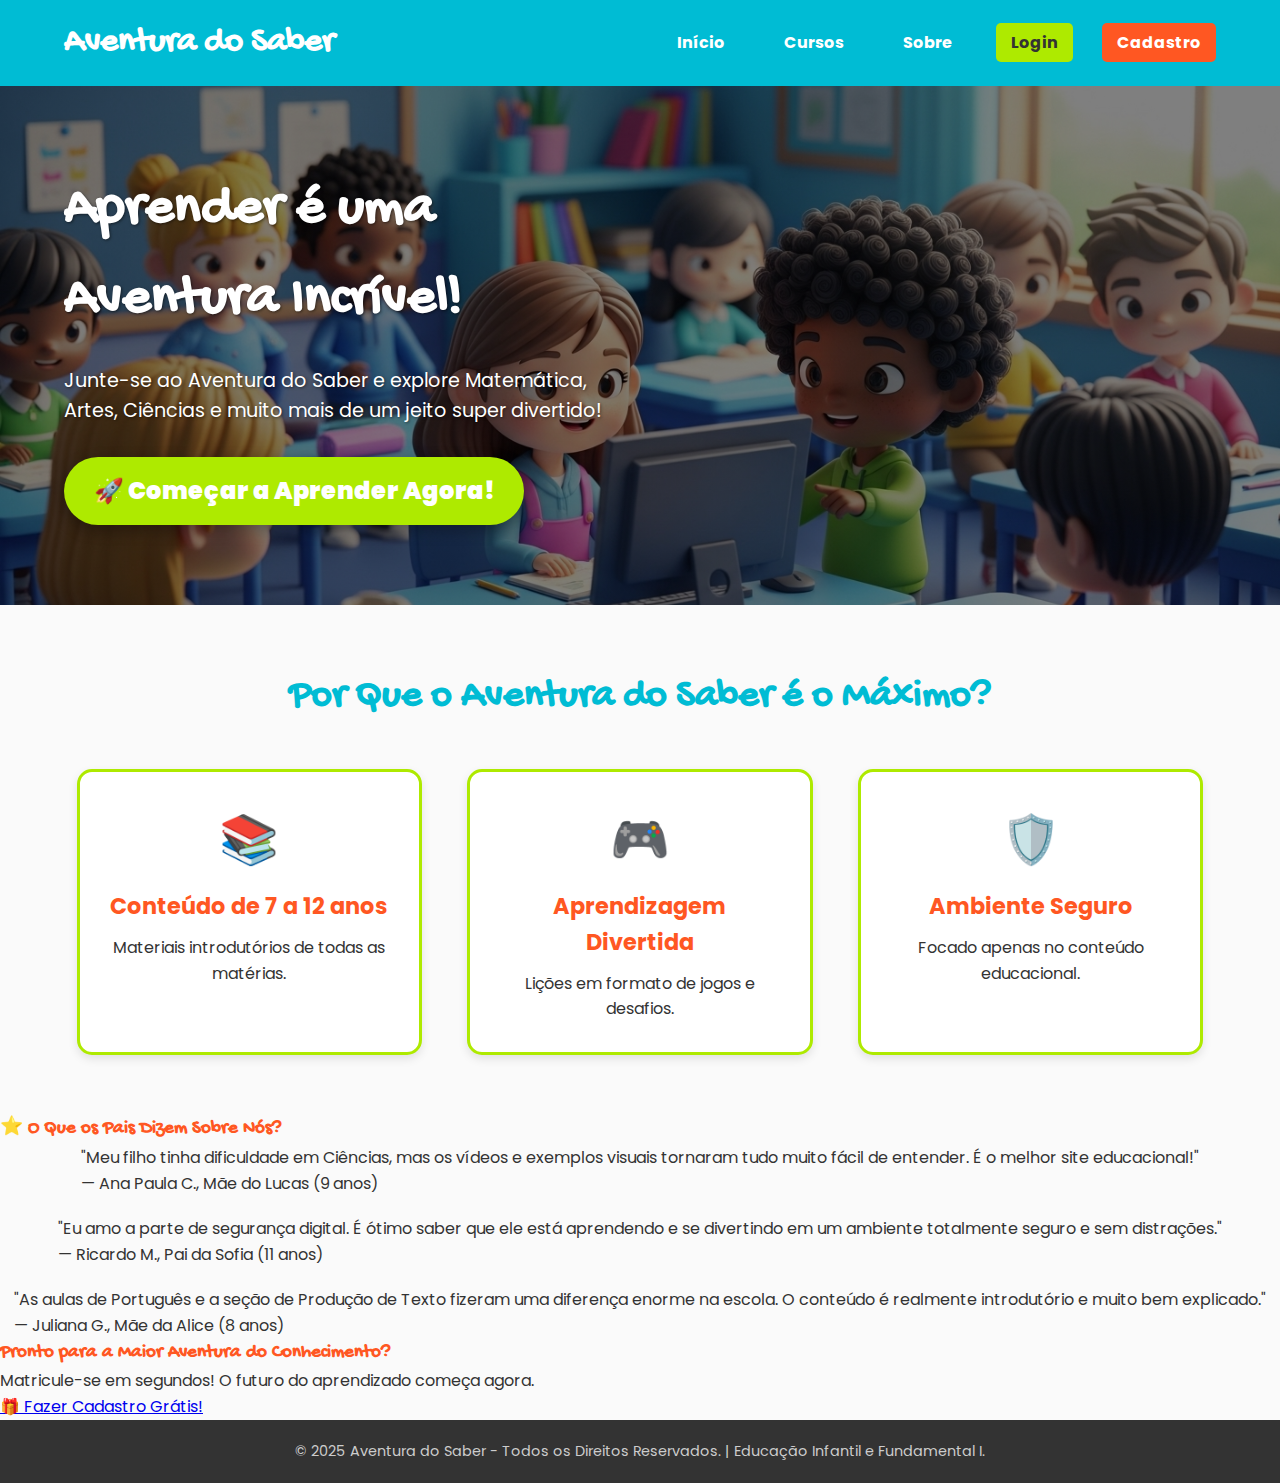
<file: index.html>
<!DOCTYPE html>
<html lang="pt-BR">

<head>
    <meta charset="UTF-8">
    <meta name="viewport" content="width=device-width, initial-scale=1.0">
    <title>Aventura do Saber - A Sua Aventura de Aprender!</title>
    <link rel="stylesheet" href="css/estilo.css">
    <link rel="icon" href="img/mascote.png" type="image/png">
    <link href="https://fonts.googleapis.com/css2?family=Poppins:wght@400;700;900&display=swap" rel="stylesheet">
    <link href="https://fonts.googleapis.com/css2?family=Gochi+Hand&display=swap" rel="stylesheet">
</head>

<body>

    <header class="cabecalho">
        <div class="logo">
            <h1>Aventura do Saber</h1>
        </div>

        <nav class="navegacao">
            <a href="index.html" class="[Classe Ativa Aqui]">Início</a>
            <a href="cursos.html" class="[Classe Ativa Aqui]">Cursos</a>
            <a href="sobre.html" class="[Classe Ativa Aqui]">Sobre</a>
            <a href="login.html" class="botao-login [Classe Ativa Aqui]">Login</a>
            <a href="cadastro.html" class="botao-cadastro [Classe Ativa Aqui]">Cadastro</a>
        </nav>

        <div class="menu-mobile-icon">
            &#9776; </div>
    </header>

    <main>
        <section class="hero-section hero-com-banner">
            <div class="hero-conteudo">
                <h2>Aprender é uma Aventura Incrível!</h2>
                <p>Junte-se ao Aventura do Saber e explore Matemática, Artes, Ciências e muito mais de um jeito super
                    divertido!</p>
                <a href="cursos.html" class="cta-botao">🚀 Começar a Aprender Agora!</a>
            </div>
            </div>
        </section>

        <section class="destaques">
            <h3>Por Que o Aventura do Saber é o Máximo?</h3>
            <div class="cards-container">
                <div class="card-destaque">
                    <span class="icone-destaque">📚</span>
                    <h4>Conteúdo de 7 a 12 anos</h4>
                    <p>Materiais introdutórios de todas as matérias.</p>
                </div>
                <div class="card-destaque">
                    <span class="icone-destaque">🎮</span>
                    <h4>Aprendizagem Divertida</h4>
                    <p>Lições em formato de jogos e desafios.</p>
                </div>
                <div class="card-destaque">
                    <span class="icone-destaque">🛡️</span>
                    <h4>Ambiente Seguro</h4>
                    <p>Focado apenas no conteúdo educacional.</p>
                </div>
            </div>
        </section>

        <section class="feedbacks">
            <h3>⭐ O Que os Pais Dizem Sobre Nós?</h3>
            <div class="container-feedbacks cards-container">

                <div class="card-feedback">
                    <p class="depoimento">"Meu filho tinha dificuldade em Ciências, mas os vídeos e exemplos visuais
                        tornaram tudo muito fácil de entender. É o melhor site educacional!"</p>
                    <p class="autor">— Ana Paula C., Mãe do Lucas (9 anos)</p>
                </div>

                <div class="card-feedback">
                    <p class="depoimento">"Eu amo a parte de segurança digital. É ótimo saber que ele está aprendendo e
                        se divertindo em um ambiente totalmente seguro e sem distrações."</p>
                    <p class="autor">— Ricardo M., Pai da Sofia (11 anos)</p>
                </div>

                <div class="card-feedback">
                    <p class="depoimento">"As aulas de Português e a seção de Produção de Texto fizeram uma diferença
                        enorme na escola. O conteúdo é realmente introdutório e muito bem explicado."</p>
                    <p class="autor">— Juliana G., Mãe da Alice (8 anos)</p>
                </div>

            </div>
        </section>

        <section class="cta-matricula">
            <div class="cta-conteudo-final">
                <h3>Pronto para a Maior Aventura do Conhecimento?</h3>
                <p>Matricule-se em segundos! O futuro do aprendizado começa agora.</p>
                <a href="cadastro.html" class="botao-cta-final">🎁 Fazer Cadastro Grátis!</a>
            </div>
        </section>

    </main>

    <footer class="rodape">
        <p>&copy; 2025 Aventura do Saber - Todos os Direitos Reservados. | Educação Infantil e Fundamental I.</p>
    </footer>

    <script>
        document.querySelector('.menu-mobile-icon').addEventListener('click', () => {
            document.querySelector('.navegacao').classList.toggle('aberto');
        });
    </script>

</body>

</html>
</file>
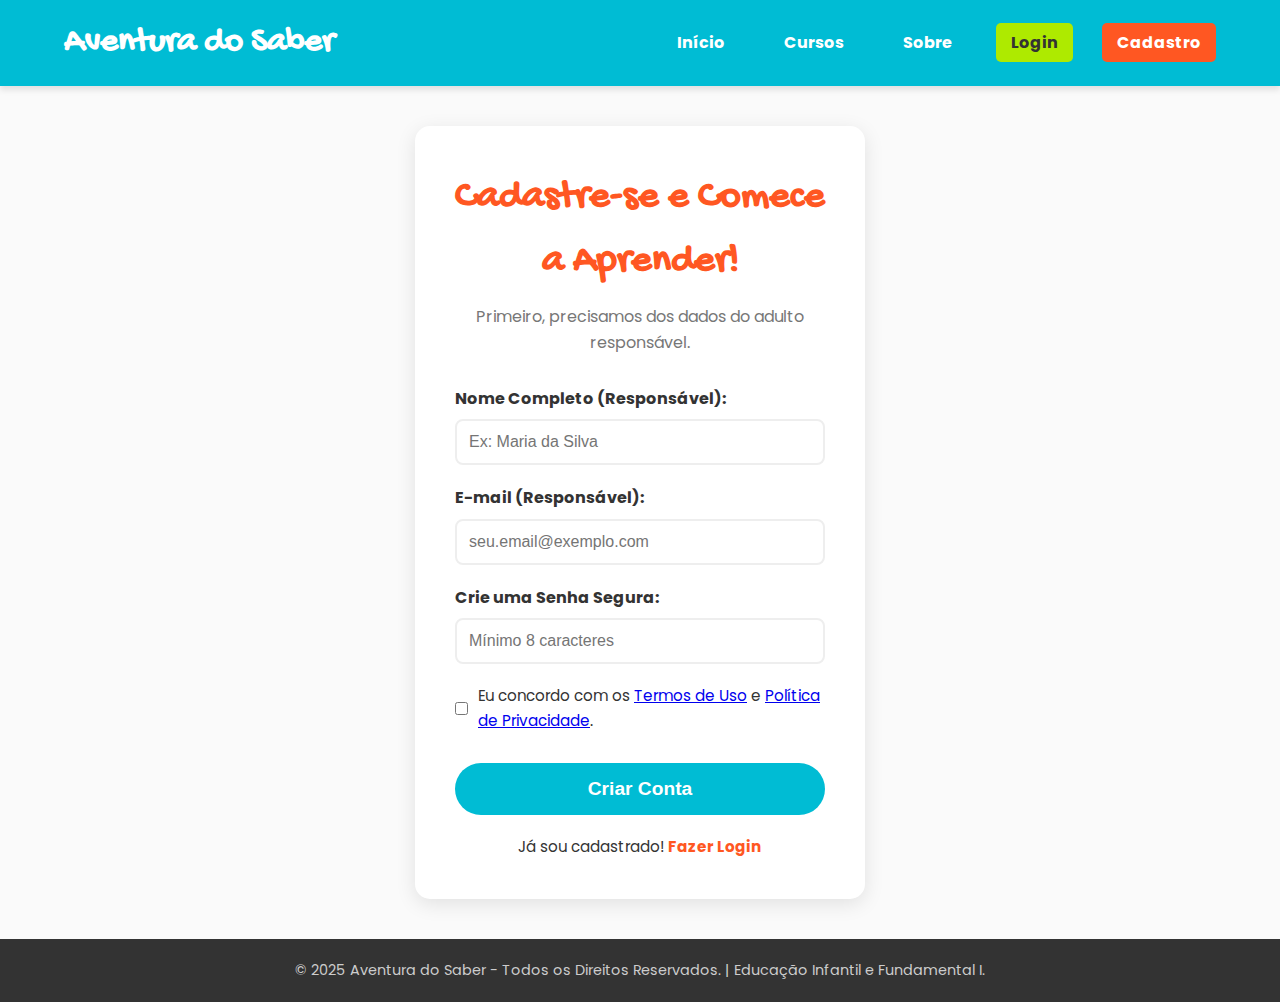
<file: cadastro.html>
<!DOCTYPE html>
<html lang="pt-BR">
<head>
    <meta charset="UTF-8">
    <meta name="viewport" content="width=device-width, initial-scale=1.0">
    <title>Cadastro | Aventura do Saber</title>
    <link rel="stylesheet" href="css/estilo.css">
    <link rel="icon" href="img/mascote.png" type="image/png">
    <link href="https://fonts.googleapis.com/css2?family=Poppins:wght@400;700;900&display=swap" rel="stylesheet">
    <link href="https://fonts.googleapis.com/css2?family=Gochi+Hand&display=swap" rel="stylesheet">
</head>
<body>

    <header class="cabecalho">
        <div class="logo">
            <h1>Aventura do Saber</h1>
        </div>
        
        <nav class="navegacao">
            <a href="index.html" class="[Classe Ativa Aqui]">Início</a>
            <a href="cursos.html" class="[Classe Ativa Aqui]">Cursos</a>
            <a href="sobre.html" class="[Classe Ativa Aqui]">Sobre</a> 
            <a href="login.html" class="botao-login [Classe Ativa Aqui]">Login</a>
            <a href="cadastro.html" class="botao-cadastro [Classe Ativa Aqui]">Cadastro</a>
        </nav>
        
        <div class="menu-mobile-icon">&#9776;</div>
    </header>

    <main class="container-principal form-page">
        <section class="form-container cadastro-container">
            <h2 class="form-titulo">Cadastre-se e Comece a Aprender!</h2>
            <p class="form-subtitulo">Primeiro, precisamos dos dados do adulto responsável.</p>
            
            <form action="#" method="POST" class="form-estilo">
                
                <div class="campo">
                    <label for="nome_responsavel">Nome Completo (Responsável):</label>
                    <input type="text" id="nome_responsavel" name="nome_responsavel" placeholder="Ex: Maria da Silva" required>
                </div>

                <div class="campo">
                    <label for="email_cadastro">E-mail (Responsável):</label>
                    <input type="email" id="email_cadastro" name="email_cadastro" placeholder="seu.email@exemplo.com" required>
                </div>
                
                <div class="campo">
                    <label for="senha_cadastro">Crie uma Senha Segura:</label>
                    <input type="password" id="senha_cadastro" name="senha_cadastro" placeholder="Mínimo 8 caracteres" required>
                </div>
                
                <div class="campo checkbox-campo">
                    <input type="checkbox" id="termos" name="termos" required>
                    <label for="termos">Eu concordo com os <a href="#">Termos de Uso</a> e <a href="#">Política de Privacidade</a>.</label>
                </div>

                <button type="submit" class="botao-submit cadastro-submit">Criar Conta</button>
                
                <p class="link-secundario">
                    Já sou cadastrado! <a href="login.html">Fazer Login</a>
                </p>
            </form>
            
        </section>
    </main>

    <footer class="rodape">
        <p>&copy; 2025 Aventura do Saber - Todos os Direitos Reservados. | Educação Infantil e Fundamental I.</p>
    </footer>

    <script>
        document.querySelector('.menu-mobile-icon').addEventListener('click', () => {
            document.querySelector('.navegacao').classList.toggle('aberto');
        });
    </script>

</body>
</html>
</file>
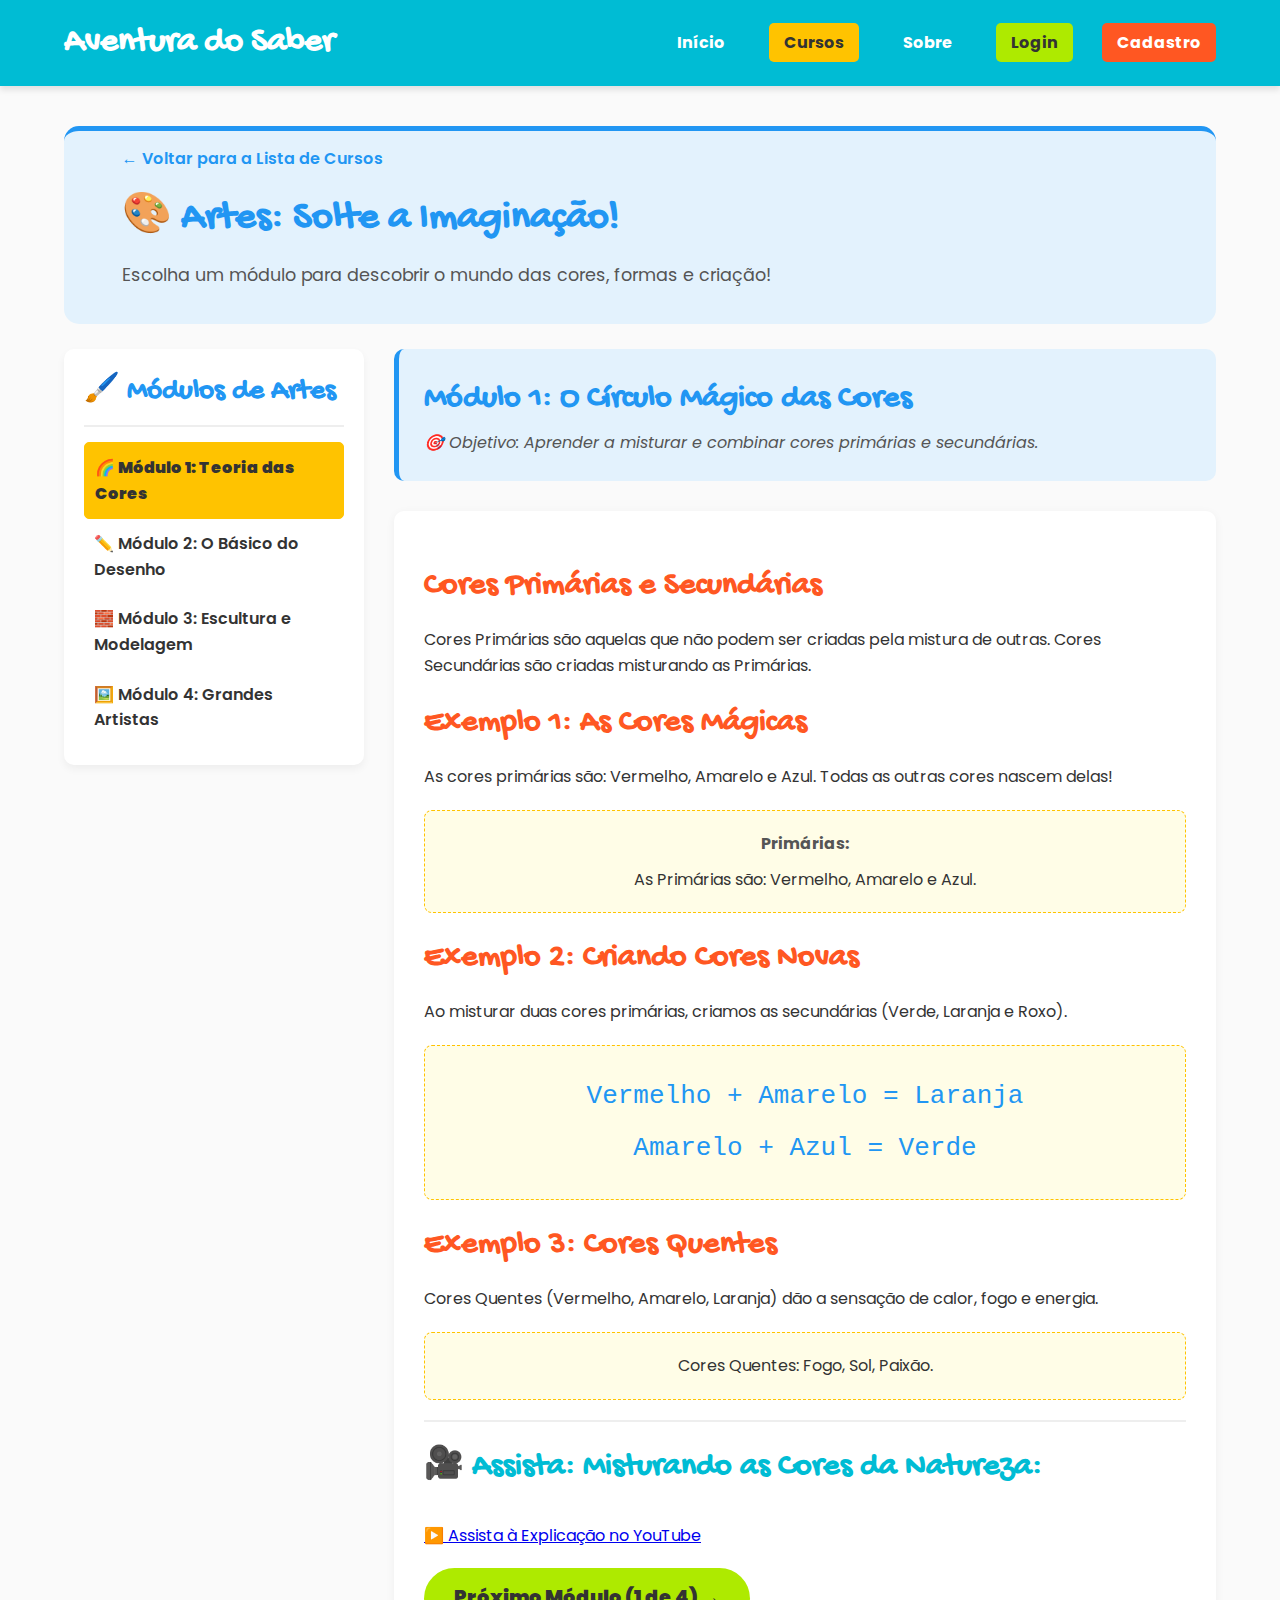
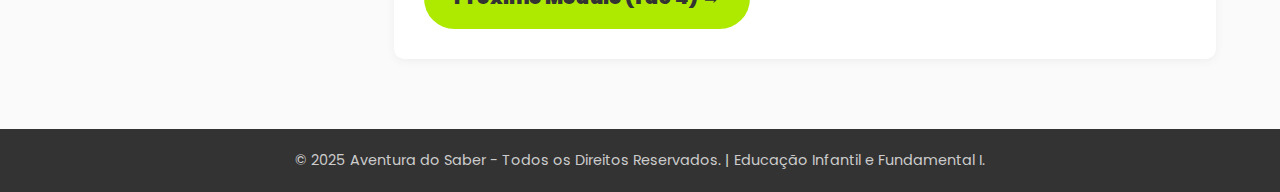
<file: conteudo-artes.html>
<!DOCTYPE html>
<html lang="pt-BR">

<head>
    <meta charset="UTF-8">
    <meta name="viewport" content="width=device-width, initial-scale=1.0">
    <title>Artes: Conteúdo da Lição | Aventura do Saber</title>
    <link rel="stylesheet" href="css/estilo.css">
    <link rel="icon" href="img/mascote.png" type="image/png">
    <link href="https://fonts.googleapis.com/css2?family=Poppins:wght@400;700;900&display=swap" rel="stylesheet">
    <link href="https://fonts.googleapis.com/css2?family=Gochi+Hand&display=swap" rel="stylesheet">
</head>

<body>

    <header class="cabecalho">
        <div class="logo">
            <h1>Aventura do Saber</h1>
        </div>

        <nav class="navegacao">
            <a href="index.html">Início</a>
            <a href="cursos.html" class="ativo">Cursos</a>
            <a href="sobre.html">Sobre</a>
            <a href="login.html" class="botao-login">Login</a>
            <a href="cadastro.html" class="botao-cadastro">Cadastro</a>
        </nav>

        <div class="menu-mobile-icon">&#9776;</div>
    </header>

    <main class="container-principal conteudo-page-artes">

        <section class="cabecalho-curso artes-header sem-progresso">
            <a href="cursos.html" class="voltar-cursos">← Voltar para a Lista de Cursos</a>
            <h2 class="titulo-curso">🎨 Artes: Solte a Imaginação!</h2>
            <p class="resumo-curso">Escolha um módulo para descobrir o mundo das cores, formas e criação!</p>
        </section>

        <div class="layout-conteudo">

            <aside class="menu-licoes artes-menu">
                <h3>🖌️ Módulos de Artes</h3>
                <ul class="modulos-navegacao-fixa">
                    <li class="modulo-fixo atual">
                        <a href="#cores-conteudo" data-target="cores-conteudo">🌈 Módulo 1: Teoria das Cores</a>
                    </li>
                    <li class="modulo-fixo">
                        <a href="#desenho-conteudo" data-target="desenho-conteudo">✏️ Módulo 2: O Básico do Desenho</a>
                    </li>
                    <li class="modulo-fixo">
                        <a href="#modelagem-conteudo" data-target="modelagem-conteudo">🧱 Módulo 3: Escultura e
                            Modelagem</a>
                    </li>
                    <li class="modulo-fixo">
                        <a href="#historia-conteudo" data-target="historia-conteudo">🖼️ Módulo 4: Grandes Artistas</a>
                    </li>
                </ul>
            </aside>

            <section class="secao-licao">

                <div id="cores-conteudo" class="conteudo-operacao-bloco visivel">
                    <header class="cabecalho-licao artes-header-interno">
                        <h1>Módulo 1: O Círculo Mágico das Cores</h1>
                        <p class="objetivo-licao">🎯 Objetivo: Aprender a misturar e combinar cores primárias e
                            secundárias.</p>
                    </header>

                    <div class="bloco-texto conteudo-integrado">

                        <h2>Cores Primárias e Secundárias</h2>
                        <p>Cores Primárias são aquelas que não podem ser criadas pela mistura de outras. Cores
                            Secundárias são criadas misturando as Primárias.</p>

                        <h3>Exemplo 1: As Cores Mágicas</h3>
                        <p>As cores primárias são: Vermelho, Amarelo e Azul. Todas as outras cores nascem delas!</p>

                        <div class="exemplo-visual">
                            <p class="exemplo-titulo">Primárias:</p>
                            <p>As Primárias são: <span class="resultado-artes">Vermelho, Amarelo e Azul</span>.</p>
                        </div>

                        <h3>Exemplo 2: Criando Cores Novas</h3>
                        <p>Ao misturar duas cores primárias, criamos as secundárias (Verde, Laranja e Roxo).</p>

                        <div class="exemplo-visual">
                            <p class="calculo">Vermelho + Amarelo = <span class="resultado-artes">Laranja</span></p>
                            <p class="calculo">Amarelo + Azul = <span class="resultado-artes">Verde</span></p>
                        </div>

                        <h3>Exemplo 3: Cores Quentes</h3>
                        <p>Cores Quentes (Vermelho, Amarelo, Laranja) dão a sensação de calor, fogo e energia.</p>

                        <div class="exemplo-visual">
                            <p>Cores Quentes: <span class="resultado-artes">Fogo, Sol, Paixão</span>.</p>
                        </div>

                        <h2 class="titulo-video-secundario integrado">🎥 Assista: Misturando as Cores da Natureza:</h2>

                        <div class="bloco-redirecionamento-video">
                            <a href="https://www.youtube.com/watch?v=TluuURX0OgE" target="_blank"
                                rel="noopener noreferrer" class="botao-video-youtube">
                                ▶️ Assista à Explicação no YouTube
                            </a>
                        </div>

                        <a data-target="desenho-conteudo"
                            class="botao-acao-licao proximo-modulo btn-proximo-modulo">Próximo
                            Módulo (1 de 4) →</a>

                    </div>
                </div>

                <div id="desenho-conteudo" class="conteudo-operacao-bloco oculto">
                    <header class="cabecalho-licao artes-header-interno">
                        <h1>Módulo 2: O Básico do Desenho</h1>
                        <p class="objetivo-licao">🎯 Objetivo: Usar formas geométricas para desenhar objetos e pessoas.
                        </p>
                    </header>

                    <div class="bloco-texto conteudo-integrado">
                        <h2>Desenhando com Formas</h2>
                        <p>Tudo o que vemos pode ser simplificado em formas básicas: círculos, quadrados e triângulos.
                        </p>

                        <h3>Exemplo 1: Desenhando um Gato</h3>
                        <p>Comece com um círculo para a cabeça, um triângulo para as orelhas e um corpo oval.</p>
                        <div class="exemplo-visual">
                            <p>Um gato é feito de <span class="resultado-artes">Círculos e Triângulos</span>.</p>
                        </div>

                        <h3>Exemplo 2: Linhas e Perspectiva</h3>
                        <p>Linhas retas e curvas dão o contorno. Linhas que convergem dão a sensação de profundidade
                            (perspectiva).</p>
                        <div class="exemplo-visual">
                            <p>Linhas que se encontram longe criam <span class="resultado-artes">Perspectiva</span>.</p>
                        </div>

                        <h3>Exemplo 3: Luz e Sombra</h3>
                        <p>A sombra dá volume ao desenho. A parte que recebe a luz é clara; o lado oposto é escuro.</p>
                        <div class="exemplo-visual">
                            <p>Sombra mostra o <span class="resultado-artes">Volume</span> do objeto.</p>
                        </div>

                        <h2 class="titulo-video-secundario integrado">🎥 Vídeo: Desenhando Animais com Círculos:</h2>

                        <div class="bloco-redirecionamento-video">
                            <a href="https://www.youtube.com/watch?v=DGqt_xbvYdI" target="_blank"
                                rel="noopener noreferrer" class="botao-video-youtube">
                                ▶️ Assista à Explicação no YouTube
                            </a>
                        </div>

                        <a data-target="modelagem-conteudo"
                            class="botao-acao-licao proximo-modulo btn-proximo-modulo">Próximo
                            Módulo (2 de 4) →</a>
                    </div>
                </div>

                <div id="modelagem-conteudo" class="conteudo-operacao-bloco oculto">
                    <header class="cabecalho-licao artes-header-interno">
                        <h1>Módulo 3: Escultura e Modelagem</h1>
                        <p class="objetivo-licao">🎯 Objetivo: Criar formas em 3D usando massinha, argila ou papel.</p>
                    </header>

                    <div class="bloco-texto conteudo-integrado">
                        <h2>Arte 3D!</h2>
                        <p>Diferente do desenho (2D), a escultura tem altura, largura e profundidade. Ela ocupa espaço
                            de verdade!</p>

                        <h3>Exemplo 1: Materiais</h3>
                        <p>Podemos usar massinha, argila, sucata ou até mesmo papel machê para modelar.</p>
                        <div class="exemplo-visual">
                            <p>Um material popular é a <span class="resultado-artes">Massinha de Modelar</span>.</p>
                        </div>

                        <h3>Exemplo 2: Construção</h3>
                        <p>Comece sempre pela base (o chão) e vá adicionando as partes maiores, como se estivesse
                            construindo uma casa.</p>
                        <div class="exemplo-visual">
                            <p>A primeira etapa é construir a <span class="resultado-artes">Base ou Estrutura</span>.
                            </p>
                        </div>

                        <h3>Exemplo 3: Textura</h3>
                        <p>Você pode usar palitos, pentes ou os próprios dedos para dar texturas na sua escultura
                            (áspero, liso, rugoso).</p>
                        <div class="exemplo-visual">
                            <p>Textura é o que sentimos quando tocamos na <span
                                    class="resultado-artes">Superfície</span> da obra.</p>
                        </div>

                        <h2 class="titulo-video-secundario integrado">🎥 Vídeo: EAtividade com contorno das mãos</h2>

                        <div class="bloco-redirecionamento-video">
                            <a href="https://www.youtube.com/shorts/pfeCIQ8WDjc" target="_blank"
                                rel="noopener noreferrer" class="botao-video-youtube">
                                ▶️ Assista à Explicação no YouTube
                            </a>
                        </div>

                        <a data-target="historia-conteudo"
                            class="botao-acao-licao proximo-modulo btn-proximo-modulo">Próximo
                            Módulo (3 de 4) →</a>
                    </div>
                </div>

                <div id="historia-conteudo" class="conteudo-operacao-bloco oculto">
                    <header class="cabecalho-licao artes-header-interno">
                        <h1>Módulo 4: Grandes Artistas</h1>
                        <p class="objetivo-licao">🎯 Objetivo: Conhecer artistas famosos e suas obras mais importantes.
                        </p>
                    </header>

                    <div class="bloco-texto conteudo-integrado">
                        <h2>Leonardo da Vinci</h2>
                        <p>Da Vinci foi um gênio da pintura e da ciência. Ele pintou a famosa Mona Lisa.</p>

                        <h3>Exemplo 1: A Obra</h3>
                        <p>A Mona Lisa é um dos quadros mais conhecidos do mundo.</p>
                        <div class="exemplo-visual">
                            <p>A pintura famosa de Da Vinci é a <span class="resultado-artes">Mona Lisa</span>.</p>
                        </div>

                        <h3>Exemplo 2: O Pintor das Estrelas</h3>
                        <p>Vincent van Gogh era holandês e famoso por suas cores fortes e pinceladas visíveis. Ele
                            pintou "Noite Estrelada".</p>
                        <div class="exemplo-visual">
                            <p>A obra "Noite Estrelada" é de <span class="resultado-artes">Van Gogh</span>.</p>
                        </div>

                        <h3>Exemplo 3: Artista Brasileiro</h3>
                        <p>Tarsila do Amaral foi uma artista brasileira que usava cores vibrantes e formas simples.
                            Pintou "Abaporu".</p>
                        <div class="exemplo-visual">
                            <p>Abaporu é uma obra de <span class="resultado-artes">Tarsila do Amaral</span>.</p>
                        </div>

                        <h2 class="titulo-video-secundario integrado">🎥 Vídeo sobre as Obras</h2>

                        <div class="bloco-redirecionamento-video">
                            <a href="https://www.youtube.com/watch?v=eOSSg1donzs" target="_blank"
                                rel="noopener noreferrer" class="botao-video-youtube">
                                ▶️ Assista à Explicação no YouTube
                            </a>
                        </div>
                        <h2 class="titulo-video-secundario integrado" style="margin-top: 40px;">🎉 PARABÉNS! MÓDULO
                            FINALIZADO! 🎉</h2>

                        <div
                            style="text-align: center; margin-top: 30px; padding: 20px; border: 3px solid var(--verde-limao); border-radius: 10px;">
                            <p style="font-size: 1.2em; font-weight: 700; color: var(--azul-turquesa);">Você completou a
                                Aventura de Artes! Que conquista incrível!</p>

                            <a href="cursos.html" class="botao-acao-licao"
                                style="background-color: var(--laranja-vibrante); margin-top: 15px;">Ver Mais Cursos e
                                Aventuras →</a>
                        </div>
                    </div>
                </div>

            </section>
        </div>
    </main>

    <footer class="rodape">
        <p>&copy; 2025 Aventura do Saber - Todos os Direitos Reservados. | Educação Infantil e Fundamental I.</p>
    </footer>

    <script>
        document.querySelector('.menu-mobile-icon').addEventListener('click', () => {
            document.querySelector('.navegacao').classList.toggle('aberto');
        });

        // LÓGICA DE TROCA DE CONTEÚDO
        const botoesModulo = document.querySelectorAll('.modulo-fixo a');
        const blocosConteudo = document.querySelectorAll('.conteudo-operacao-bloco');
        const listaModulos = document.querySelectorAll('.modulo-fixo');

        botoesModulo.forEach(botao => {
            botao.addEventListener('click', (e) => {
                e.preventDefault();
                const targetId = botao.getAttribute('data-target');

                // 1. Oculta todos os blocos de conteúdo
                blocosConteudo.forEach(bloco => {
                    bloco.classList.remove('visivel');
                    bloco.classList.add('oculto');
                });

                // 2. Torna visível o bloco alvo
                const targetBloco = document.getElementById(targetId);
                if (targetBloco) {
                    targetBloco.classList.remove('oculto');
                    targetBloco.classList.add('visivel');
                }

                // 3. Atualiza o estado "ativo" do menu lateral
                listaModulos.forEach(li => li.classList.remove('atual'));
                botao.parentElement.classList.add('atual');

                document.getElementById(targetId).scrollIntoView({ behavior: 'smooth', block: 'start' });
            });
        });
        // LÓGICA DO BOTÃO "PRÓXIMO MÓDULO" (CORREÇÃO)
        const botoesProximo = document.querySelectorAll('.btn-proximo-modulo');

        botoesProximo.forEach(botaoProximo => {
            botaoProximo.addEventListener('click', function (e) {
                e.preventDefault();

                const targetId = this.getAttribute('data-target');

                // Encontra o link do menu lateral que corresponde ao alvo
                const linkAlvo = document.querySelector(`.modulos-navegacao-fixa a[data-target="${targetId}"]`);

                if (linkAlvo) {
                    // Simula um clique no link do menu lateral para executar a lógica de troca
                    linkAlvo.click();
                } else {
                    // Se for o último módulo, ele apenas rola para a tela final de parabéns (lógica final de fallback)
                    const secaoFinal = document.getElementById(this.closest('.conteudo-operacao-bloco').id);
                    if (secaoFinal) {
                        secaoFinal.scrollIntoView({ behavior: 'smooth', block: 'start' });
                    }
                }
            });
        });
    </script>

</body>

</html>
</file>
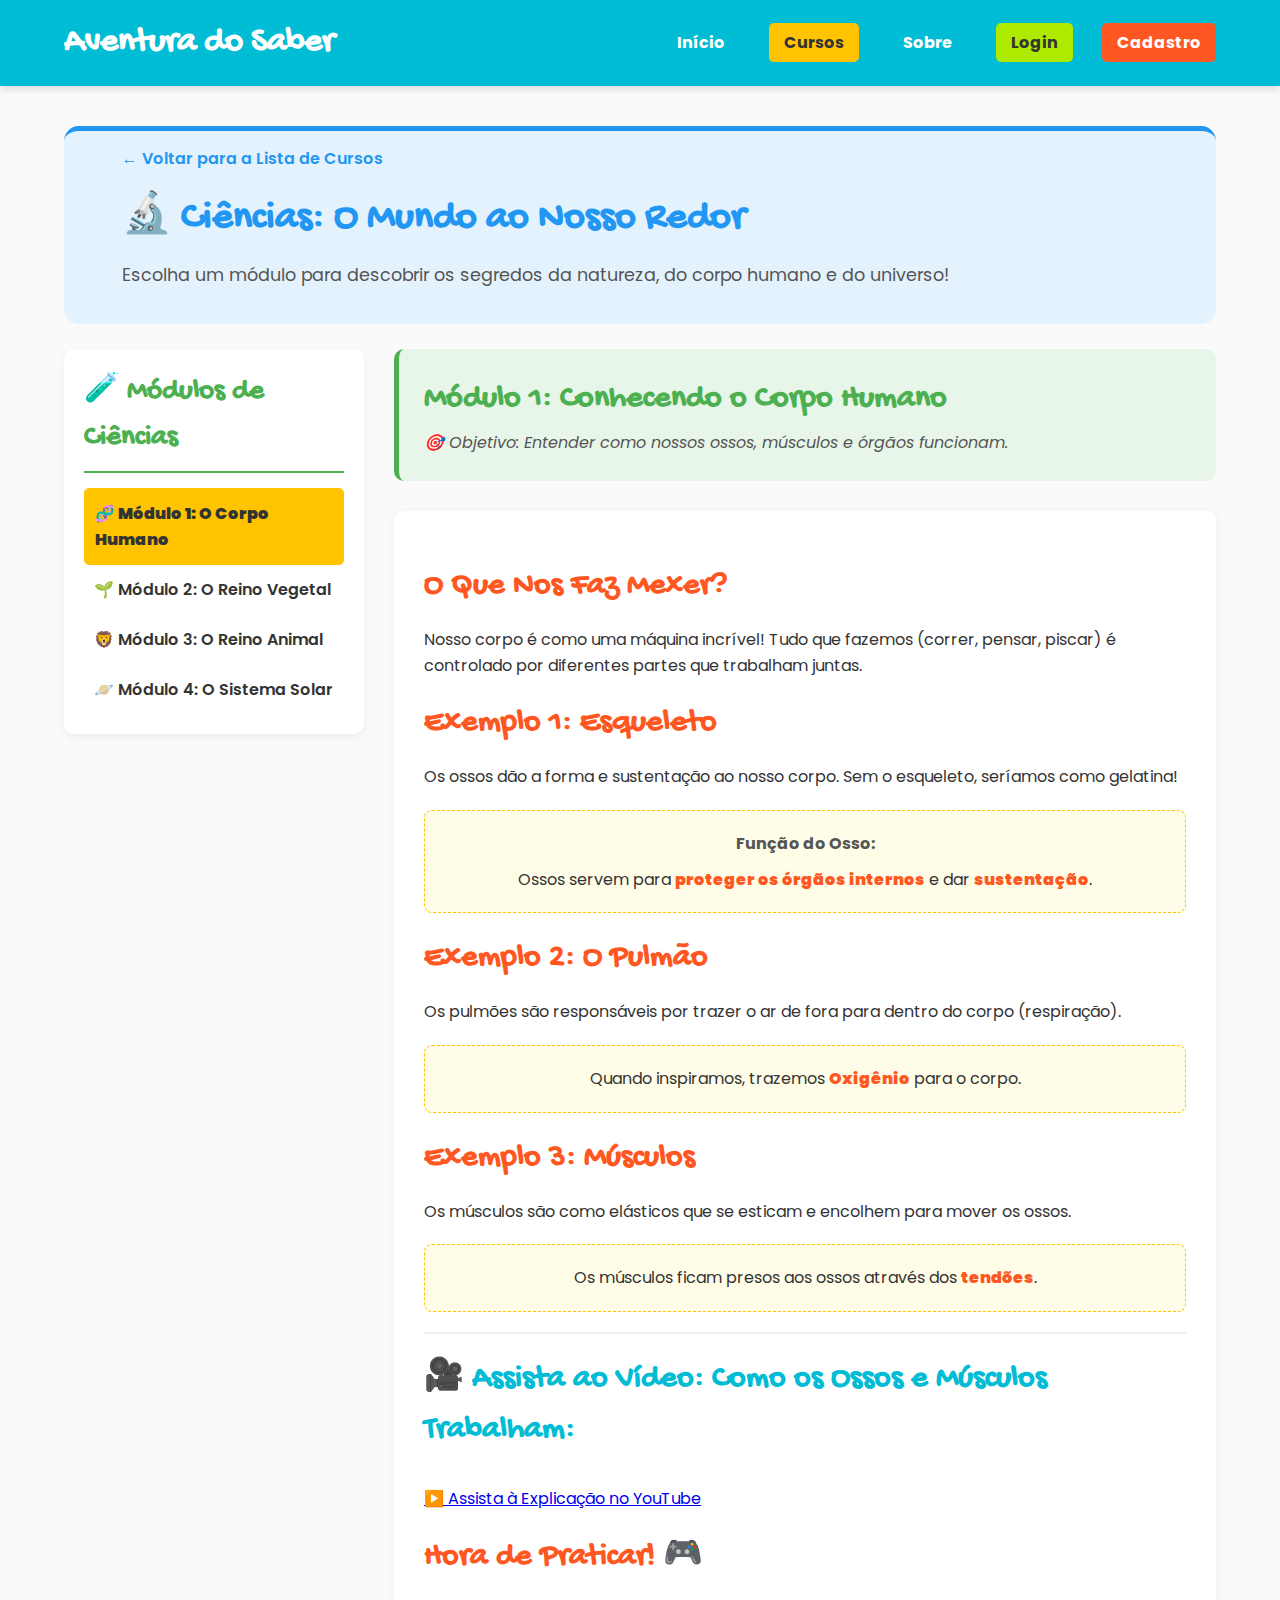
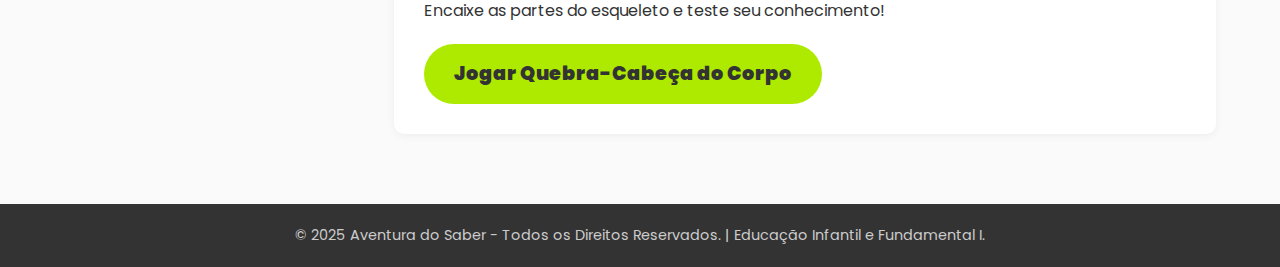
<file: conteudo-ciencias.html>
<!DOCTYPE html>
<html lang="pt-BR">
<head>
    <meta charset="UTF-8">
    <meta name="viewport" content="width=device-width, initial-scale=1.0">
    <title>Ciências: Conteúdo da Lição | Aventura do Saber</title>
    <link rel="stylesheet" href="css/estilo.css">
    <link rel="icon" href="img/mascote.png" type="image/png">
    <link href="https://fonts.googleapis.com/css2?family=Poppins:wght@400;700;900&display=swap" rel="stylesheet">
    <link href="https://fonts.googleapis.com/css2?family=Gochi+Hand&display=swap" rel="stylesheet">
</head>
<body>

    <header class="cabecalho">
        <div class="logo">
            <h1>Aventura do Saber</h1>
        </div>
        
        <nav class="navegacao">
            <a href="index.html">Início</a>
            <a href="cursos.html" class="ativo">Cursos</a>
            <a href="sobre.html">Sobre</a>
            <a href="login.html" class="botao-login">Login</a>
            <a href="cadastro.html" class="botao-cadastro">Cadastro</a>
        </nav>
        
        <div class="menu-mobile-icon">&#9776;</div>
    </header>

    <main class="container-principal conteudo-page-ciencias">
        
        <section class="cabecalho-curso ciencias-header sem-progresso">
            <a href="cursos.html" class="voltar-cursos">← Voltar para a Lista de Cursos</a>
            <h2 class="titulo-curso">🔬 Ciências: O Mundo ao Nosso Redor</h2>
            <p class="resumo-curso">Escolha um módulo para descobrir os segredos da natureza, do corpo humano e do universo!</p>
        </section>
        
        <div class="layout-conteudo">
            
            <aside class="menu-licoes ciencias-menu">
                <h3>🧪 Módulos de Ciências</h3>
                <ul class="modulos-navegacao-fixa">
                    <li class="modulo-fixo atual">
                        <a href="#corpo-conteudo" data-target="corpo-conteudo">🧬 Módulo 1: O Corpo Humano</a>
                    </li>
                    <li class="modulo-fixo">
                        <a href="#plantas-conteudo" data-target="plantas-conteudo">🌱 Módulo 2: O Reino Vegetal</a>
                    </li>
                    <li class="modulo-fixo">
                        <a href="#animais-conteudo" data-target="animais-conteudo">🦁 Módulo 3: O Reino Animal</a>
                    </li>
                    <li class="modulo-fixo">
                        <a href="#espaco-conteudo" data-target="espaco-conteudo">🪐 Módulo 4: O Sistema Solar</a>
                    </li>
                </ul>
            </aside>
            
            <section class="secao-licao">
                
                <div id="corpo-conteudo" class="conteudo-operacao-bloco visivel">
                    <header class="cabecalho-licao ciencias-header-interno">
                        <h1>Módulo 1: Conhecendo o Corpo Humano</h1>
                        <p class="objetivo-licao">🎯 Objetivo: Entender como nossos ossos, músculos e órgãos funcionam.</p>
                    </header>
                    
                    <div class="bloco-texto conteudo-integrado"> 
                        
                        <h2>O Que Nos Faz Mexer?</h2>
                        <p>Nosso corpo é como uma máquina incrível! Tudo que fazemos (correr, pensar, piscar) é controlado por diferentes partes que trabalham juntas.</p>
                        
                        <h3>Exemplo 1: Esqueleto</h3>
                        <p>Os ossos dão a forma e sustentação ao nosso corpo. Sem o esqueleto, seríamos como gelatina!</p>
                        
                        <div class="exemplo-visual">
                            <p class="exemplo-titulo">Função do Osso:</p>
                            <p>Ossos servem para <span class="resultado-ciencias">proteger os órgãos internos</span> e dar <span class="resultado-ciencias">sustentação</span>.</p>
                        </div>

                        <h3>Exemplo 2: O Pulmão</h3>
                        <p>Os pulmões são responsáveis por trazer o ar de fora para dentro do corpo (respiração).</p>
                        
                        <div class="exemplo-visual">
                            <p>Quando inspiramos, trazemos <span class="resultado-ciencias">Oxigênio</span> para o corpo.</p>
                        </div>
                        
                        <h3>Exemplo 3: Músculos</h3>
                        <p>Os músculos são como elásticos que se esticam e encolhem para mover os ossos.</p>
                        
                        <div class="exemplo-visual">
                            <p>Os músculos ficam presos aos ossos através dos <span class="resultado-ciencias">tendões</span>.</p>
                        </div>

                        <h2 class="titulo-video-secundario integrado">🎥 Assista ao Vídeo: Como os Ossos e Músculos Trabalham:</h2>

                        <div class="bloco-redirecionamento-video">
                            <a 
                                href="https://www.youtube.com/watch?v=pFTgWgb5wiM&t=59s" 
                                target="_blank" 
                                rel="noopener noreferrer"
                                class="botao-video-youtube"
                            >
                                ▶️ Assista à Explicação no YouTube
                            </a>
                        </div>

                        <h3>Hora de Praticar! 🎮</h3>
                        <p>Encaixe as partes do esqueleto e teste seu conhecimento!</p>
                        <a href="#" class="botao-acao-licao">Jogar Quebra-Cabeça do Corpo</a>

                    </div>
                </div>
                
                <div id="plantas-conteudo" class="conteudo-operacao-bloco oculto">
                    <header class="cabecalho-licao ciencias-header-interno">
                        <h1>Módulo 2: O Reino Vegetal</h1>
                        <p class="objetivo-licao">🎯 Objetivo: Conhecer as partes das plantas e como elas produzem alimento.</p>
                    </header>
                    
                    <div class="bloco-texto conteudo-integrado">
                        <h2>Plantas são Nossas Amigas</h2>
                        <p>As plantas produzem seu próprio alimento e são essenciais para a vida no planeta, pois geram o oxigênio que respiramos!</p>
                        
                        <h3>Exemplo 1: Fotossíntese</h3>
                        <p>É o processo onde a planta usa a luz do sol, água e gás carbônico para fazer seu alimento.</p>
                        <div class="exemplo-visual">
                            <p>A energia para o alimento vem do <span class="resultado-ciencias">Sol</span>.</p>
                        </div>

                        <h3>Exemplo 2: Partes da Planta</h3>
                        <p>As partes principais são: Raiz (prende e absorve água), Caule (sustenta) e Folhas (fazem a fotossíntese).</p>
                        <div class="exemplo-visual">
                            <p>A <span class="resultado-ciencias">Raiz</span> é a parte que absorve a água do solo.</p>
                        </div>
                        
                        <h3>Exemplo 3: Importância</h3>
                        <p>As plantas limpam o ar e nos dão comida!</p>
                        <div class="exemplo-visual">
                            <p>As plantas liberam <span class="resultado-ciencias">Oxigênio</span> para o ar.</p>
                        </div>

                        <h2 class="titulo-video-secundario integrado">🎥 Vídeo sobre Fotossíntese:</h2>

                        <div class="bloco-redirecionamento-video">
                            <a 
                                href="https://www.youtube.com/watch?v=pFTgWgb5wiM&t=59s" 
                                target="_blank" 
                                rel="noopener noreferrer"
                                class="botao-video-youtube"
                            >
                                ▶️ Assista à Explicação no YouTube
                            </a>
                        </div>

                        <a href="#" class="botao-acao-licao">Iniciar Desafio do Jardineiro</a>
                    </div>
                </div>

                <div id="animais-conteudo" class="conteudo-operacao-bloco oculto">
                    <header class="cabecalho-licao ciencias-header-interno">
                        <h1>Módulo 3: O Reino Animal</h1>
                        <p class="objetivo-licao">🎯 Objetivo: Classificar os animais e entender onde eles vivem.</p>
                    </header>
                    
                    <div class="bloco-texto conteudo-integrado">
                        <h2>Vertebrados e Invertebrados</h2>
                        <p>Os animais são classificados de muitas formas. A mais comum é se eles têm ou não coluna vertebral.</p>
                        
                        <h3>Exemplo 1: Vertebrados</h3>
                        <p>Vertebrados são animais que possuem ossos e coluna vertebral (como nós!). Ex: Peixes, aves, mamíferos, répteis e anfíbios.</p>
                        <div class="exemplo-visual">
                            <p>O Cachorro é um <span class="resultado-ciencias">Mamífero</span> (Vertebrado).</p>
                        </div>

                        <h3>Exemplo 2: Invertebrados</h3>
                        <p>São animais sem ossos, como borboletas, minhocas e águas-vivas.</p>
                        <div class="exemplo-visual">
                            <p>A Joaninha é um <span class="resultado-ciencias">Invertebrado</span>.</p>
                        </div>
                        
                        <h3>Exemplo 3: Habitat</h3>
                        <p>É o local onde o animal vive (floresta, oceano, deserto).</p>
                        <div class="exemplo-visual">
                            <p>O Habitat do Camelo é o <span class="resultado-ciencias">Deserto</span>.</p>
                        </div>

                        <h2 class="titulo-video-secundario integrado">🎥 Vídeo sobre Classificação Animal:</h2>

                        <div class="bloco-redirecionamento-video">
                            <a 
                                href="https://www.youtube.com/watch?v=pFTgWgb5wiM&t=59s" 
                                target="_blank" 
                                rel="noopener noreferrer"
                                class="botao-video-youtube"
                            >
                                ▶️ Assista à Explicação no YouTube
                            </a>
                        </div>

                        <a href="#" class="botao-acao-licao">Jogar Classificação Animal</a>
                    </div>
                </div>

                <div id="espaco-conteudo" class="conteudo-operacao-bloco oculto">
                    <header class="cabecalho-licao ciencias-header-interno">
                        <h1>Módulo 4: O Sistema Solar</h1>
                        <p class="objetivo-licao">🎯 Objetivo: Conhecer os planetas e a nossa estrela, o Sol.</p>
                    </header>
                    
                    <div class="bloco-texto conteudo-integrado">
                        <h2>O Sol e os Planetas</h2>
                        <p>O Sol é a estrela que mantém nosso Sistema Solar unido. Os planetas giram ao redor dele.</p>
                        
                        <h3>Exemplo 1: O Que é Planeta?</h3>
                        <p>Planetas são corpos celestes que giram em torno de uma estrela (o Sol, no nosso caso).</p>
                        <div class="exemplo-visual">
                            <p>Nós vivemos no planeta <span class="resultado-ciencias">Terra</span>.</p>
                        </div>
                        
                        <h3>Exemplo 2: A Estrela Central</h3>
                        <p>O Sol é a única estrela do nosso sistema. Ele fornece luz e calor.</p>
                        <div class="exemplo-visual">
                            <p>O Sol é uma <span class="resultado-ciencias">Estrela</span>.</p>
                        </div>
                        
                        <h3>Exemplo 3: O Vizinho Mais Próximo</h3>
                        <p>Qual é o planeta mais próximo do Sol?</p>
                        <div class="exemplo-visual">
                            <p>O planeta mais quente e próximo é <span class="resultado-ciencias">Mercúrio</span>.</p>
                        </div>

                        <h2 class="titulo-video-secundario integrado">🎥 Vídeo sobre o Sistema Solar:</h2>

                        <div class="bloco-redirecionamento-video">
                            <a 
                                href="https://www.youtube.com/watch?v=pFTgWgb5wiM&t=59s" 
                                target="_blank" 
                                rel="noopener noreferrer"
                                class="botao-video-youtube"
                            >
                                ▶️ Assista à Explicação no YouTube
                            </a>
                        </div>

                        <a href="#" class="botao-acao-licao">Iniciar Missão Espacial</a>
                    </div>
                </div>
                
            </section>
        </div>
    </main>

    <footer class="rodape">
        <p>&copy; 2025 Aventura do Saber - Todos os Direitos Reservados. | Educação Infantil e Fundamental I.</p>
    </footer>

    <script>
        document.querySelector('.menu-mobile-icon').addEventListener('click', () => {
            document.querySelector('.navegacao').classList.toggle('aberto');
        });

        // LÓGICA DE TROCA DE CONTEÚDO
        const botoesModulo = document.querySelectorAll('.modulo-fixo a');
        const blocosConteudo = document.querySelectorAll('.conteudo-operacao-bloco');
        const listaModulos = document.querySelectorAll('.modulo-fixo');

        botoesModulo.forEach(botao => {
            botao.addEventListener('click', (e) => {
                e.preventDefault();
                const targetId = botao.getAttribute('data-target');

                // 1. Oculta todos os blocos de conteúdo
                blocosConteudo.forEach(bloco => {
                    bloco.classList.remove('visivel');
                    bloco.classList.add('oculto');
                });

                // 2. Torna visível o bloco alvo
                const targetBloco = document.getElementById(targetId);
                if (targetBloco) {
                    targetBloco.classList.remove('oculto');
                    targetBloco.classList.add('visivel');
                }

                // 3. Atualiza o estado "ativo" do menu lateral
                listaModulos.forEach(li => li.classList.remove('atual'));
                botao.parentElement.classList.add('atual');
                
                document.getElementById(targetId).scrollIntoView({ behavior: 'smooth', block: 'start' });
            });
        });
    </script>

</body>
</html>
</file>
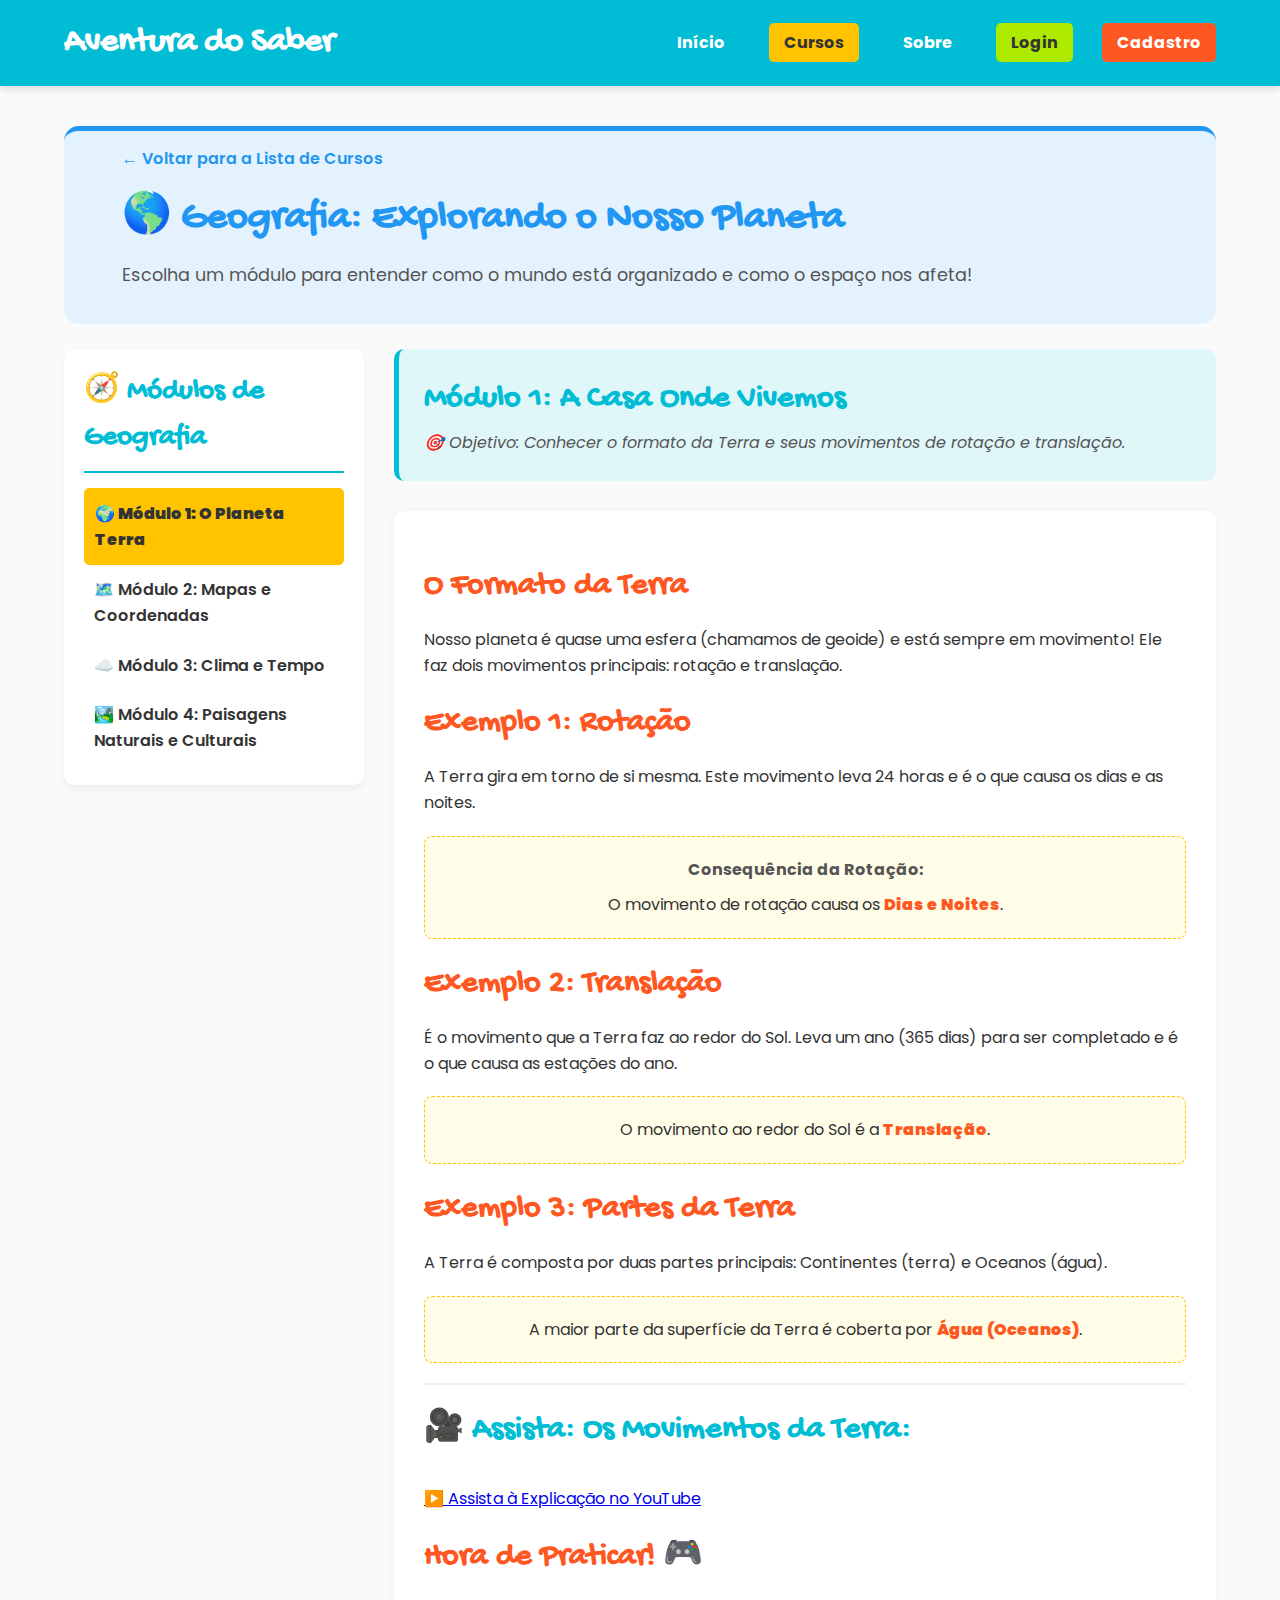
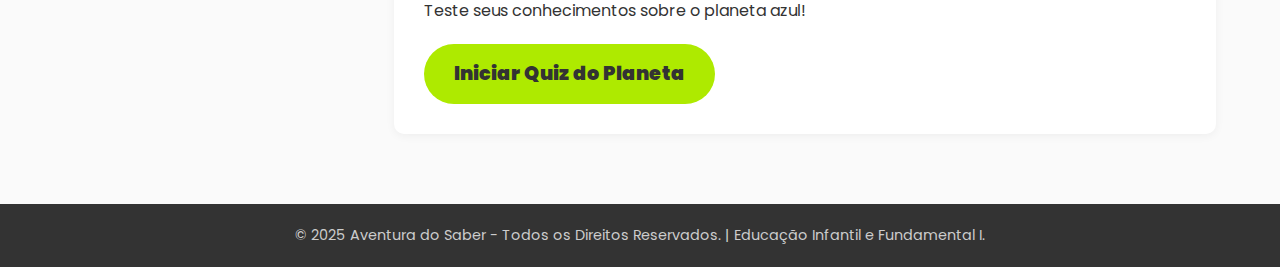
<file: conteudo-geografia.html>
<!DOCTYPE html>
<html lang="pt-BR">
<head>
    <meta charset="UTF-8">
    <meta name="viewport" content="width=device-width, initial-scale=1.0">
    <title>Geografia: Conteúdo da Lição | Aventura do Saber</title>
    <link rel="stylesheet" href="css/estilo.css">
    <link rel="icon" href="img/mascote.png" type="image/png">
    <link href="https://fonts.googleapis.com/css2?family=Poppins:wght@400;700;900&display=swap" rel="stylesheet">
    <link href="https://fonts.googleapis.com/css2?family=Gochi+Hand&display=swap" rel="stylesheet">
</head>
<body>

    <header class="cabecalho">
        <div class="logo">
            <h1>Aventura do Saber</h1>
        </div>
        
        <nav class="navegacao">
            <a href="index.html">Início</a>
            <a href="cursos.html" class="ativo">Cursos</a>
            <a href="sobre.html">Sobre</a>
            <a href="login.html" class="botao-login">Login</a>
            <a href="cadastro.html" class="botao-cadastro">Cadastro</a>
        </nav>
        
        <div class="menu-mobile-icon">&#9776;</div>
    </header>

    <main class="container-principal conteudo-page-geografia">
        
        <section class="cabecalho-curso geografia-header sem-progresso">
            <a href="cursos.html" class="voltar-cursos">← Voltar para a Lista de Cursos</a>
            <h2 class="titulo-curso">🌎 Geografia: Explorando o Nosso Planeta</h2>
            <p class="resumo-curso">Escolha um módulo para entender como o mundo está organizado e como o espaço nos afeta!</p>
        </section>
        
        <div class="layout-conteudo">
            
            <aside class="menu-licoes geografia-menu">
                <h3>🧭 Módulos de Geografia</h3>
                <ul class="modulos-navegacao-fixa">
                    <li class="modulo-fixo atual">
                        <a href="#planeta-conteudo" data-target="planeta-conteudo">🌍 Módulo 1: O Planeta Terra</a>
                    </li>
                    <li class="modulo-fixo">
                        <a href="#mapas-conteudo" data-target="mapas-conteudo">🗺️ Módulo 2: Mapas e Coordenadas</a>
                    </li>
                    <li class="modulo-fixo">
                        <a href="#clima-conteudo" data-target="clima-conteudo">☁️ Módulo 3: Clima e Tempo</a>
                    </li>
                    <li class="modulo-fixo">
                        <a href="#paisagem-conteudo" data-target="paisagem-conteudo">🏞️ Módulo 4: Paisagens Naturais e Culturais</a>
                    </li>
                </ul>
            </aside>
            
            <section class="secao-licao">
                
                <div id="planeta-conteudo" class="conteudo-operacao-bloco visivel">
                    <header class="cabecalho-licao geografia-header-interno">
                        <h1>Módulo 1: A Casa Onde Vivemos</h1>
                        <p class="objetivo-licao">🎯 Objetivo: Conhecer o formato da Terra e seus movimentos de rotação e translação.</p>
                    </header>
                    
                    <div class="bloco-texto conteudo-integrado"> 
                        
                        <h2>O Formato da Terra</h2>
                        <p>Nosso planeta é quase uma esfera (chamamos de geoide) e está sempre em movimento! Ele faz dois movimentos principais: rotação e translação.</p>
                        
                        <h3>Exemplo 1: Rotação</h3>
                        <p>A Terra gira em torno de si mesma. Este movimento leva 24 horas e é o que causa os dias e as noites.</p>
                        
                        <div class="exemplo-visual">
                            <p class="exemplo-titulo">Consequência da Rotação:</p>
                            <p>O movimento de rotação causa os <span class="resultado-geografia">Dias e Noites</span>.</p>
                        </div>

                        <h3>Exemplo 2: Translação</h3>
                        <p>É o movimento que a Terra faz ao redor do Sol. Leva um ano (365 dias) para ser completado e é o que causa as estações do ano.</p>
                        
                        <div class="exemplo-visual">
                            <p>O movimento ao redor do Sol é a <span class="resultado-geografia">Translação</span>.</p>
                        </div>
                        
                        <h3>Exemplo 3: Partes da Terra</h3>
                        <p>A Terra é composta por duas partes principais: Continentes (terra) e Oceanos (água).</p>
                        
                        <div class="exemplo-visual">
                            <p>A maior parte da superfície da Terra é coberta por <span class="resultado-geografia">Água (Oceanos)</span>.</p>
                        </div>

                        <h2 class="titulo-video-secundario integrado">🎥 Assista: Os Movimentos da Terra:</h2>

                        <div class="bloco-redirecionamento-video">
                            <a 
                                href="https://www.youtube.com/watch?v=pFTgWgb5wiM&t=59s" 
                                target="_blank" 
                                rel="noopener noreferrer"
                                class="botao-video-youtube"
                            >
                                ▶️ Assista à Explicação no YouTube
                            </a>
                        </div>

                        <h3>Hora de Praticar! 🎮</h3>
                        <p>Teste seus conhecimentos sobre o planeta azul!</p>
                        <a href="#" class="botao-acao-licao">Iniciar Quiz do Planeta</a>

                    </div>
                </div>
                
                <div id="mapas-conteudo" class="conteudo-operacao-bloco oculto">
                    <header class="cabecalho-licao geografia-header-interno">
                        <h1>Módulo 2: Desvendando Mapas</h1>
                        <p class="objetivo-licao">🎯 Objetivo: Aprender a ler a rosa dos ventos, legendas e o que são coordenadas.</p>
                    </header>
                    
                    <div class="bloco-texto conteudo-integrado">
                        <h2>Orientação e Localização</h2>
                        <p>Mapas são representações do mundo. Para usá-los, precisamos saber onde é o Norte, Sul, Leste e Oeste.</p>
                        
                        <h3>Exemplo 1: Rosa dos Ventos</h3>
                        <p>Ela indica os pontos cardeais: Norte, Sul, Leste (Onde o Sol nasce) e Oeste (Onde o Sol se põe).</p>
                        <div class="exemplo-visual">
                            <p>O lado onde o sol nasce é o <span class="resultado-geografia">Leste</span>.</p>
                        </div>

                        <h3>Exemplo 2: Legendas</h3>
                        <p>As legendas explicam os símbolos e cores usados no mapa (Ex: Azul para água, Verde para floresta).</p>
                        <div class="exemplo-visual">
                            <p>Para saber o que significa a cor em um mapa, olhe a <span class="resultado-geografia">Legenda</span>.</p>
                        </div>
                        
                        <h3>Exemplo 3: Coordenadas (Básico)</h3>
                        <p>São linhas invisíveis (Latitude e Longitude) que nos ajudam a encontrar qualquer lugar exato na Terra.</p>
                        <div class="exemplo-visual">
                            <p>O GPS usa <span class="resultado-geografia">Coordenadas Geográficas</span>.</p>
                        </div>

                        <h2 class="titulo-video-secundario integrado">🎥 Vídeo: Como Ler um Mapa:</h2>

                        <div class="bloco-redirecionamento-video">
                            <a 
                                href="https://www.youtube.com/watch?v=pFTgWgb5wiM&t=59s" 
                                target="_blank" 
                                rel="noopener noreferrer"
                                class="botao-video-youtube"
                            >
                                ▶️ Assista à Explicação no YouTube
                            </a>
                        </div>

                        <a href="#" class="botao-acao-licao">Jogo da Rosa dos Ventos</a>
                    </div>
                </div>

                <div id="clima-conteudo" class="conteudo-operacao-bloco oculto">
                    <header class="cabecalho-licao geografia-header-interno">
                        <h1>Módulo 3: Clima, Tempo e Suas Diferenças</h1>
                        <p class="objetivo-licao">🎯 Objetivo: Entender o que é o tempo (hoje) e o clima (geral).</p>
                    </header>
                    
                    <div class="bloco-texto conteudo-integrado">
                        <h2>Tempo vs. Clima</h2>
                        <p>Tempo é o que está acontecendo AGORA (Está chovendo?). Clima é a média do tempo em um longo período (Clima tropical é quente).</p>
                        
                        <h3>Exemplo 1: Diferença</h3>
                        <p>Previsão do Tempo (curto prazo) diz se você deve levar guarda-chuva hoje. Clima (longo prazo) define se a região é úmida ou seca.</p>
                        <div class="exemplo-visual">
                            <p>Clima é a <span class="resultado-geografia">Média do Tempo</span>.</p>
                        </div>

                        <h3>Exemplo 2: Elementos do Tempo</h3>
                        <p>O tempo é medido pela temperatura (calor/frio), umidade (seco/chuvoso) e pressão do ar.</p>
                        <div class="exemplo-visual">
                            <p>A temperatura é medida em <span class="resultado-geografia">Graus Celsius (ºC)</span>.</p>
                        </div>
                        
                        <h3>Exemplo 3: Tipos de Clima</h3>
                        <p>No Brasil, a maioria dos lugares tem Clima Tropical, que é quente e com períodos chuvosos.</p>
                        <div class="exemplo-visual">
                            <p>Climas Frios são encontrados perto dos <span class="resultado-geografia">Polos</span>.</p>
                        </div>

                        <h2 class="titulo-video-secundario integrado">🎥 Vídeo sobre Clima vs. Tempo:</h2>

                        <div class="bloco-redirecionamento-video">
                            <a 
                                href="https://www.youtube.com/watch?v=pFTgWgb5wiM&t=59s" 
                                target="_blank" 
                                rel="noopener noreferrer"
                                class="botao-video-youtube"
                            >
                                ▶️ Assista à Explicação no YouTube
                            </a>
                        </div>

                        <a href="#" class="botao-acao-licao">Simulador de Previsão</a>
                    </div>
                </div>

                <div id="paisagem-conteudo" class="conteudo-operacao-bloco oculto">
                    <header class="cabecalho-licao geografia-header-interno">
                        <h1>Módulo 4: Paisagens Naturais e Culturais</h1>
                        <p class="objetivo-licao">🎯 Objetivo: Diferenciar o que foi feito pela natureza do que foi construído pelo homem.</p>
                    </header>
                    
                    <div class="bloco-texto conteudo-integrado">
                        <h2>Transformação da Paisagem</h2>
                        <p>Paisagem Natural tem apenas elementos da natureza (montanhas, rios). Paisagem Cultural (ou humanizada) tem elementos construídos pelo homem (prédios, pontes).</p>
                        
                        <h3>Exemplo 1: Paisagem Natural</h3>
                        <p>É uma paisagem original, que não foi alterada pelas pessoas.</p>
                        <div class="exemplo-visual">
                            <p>A <span class="resultado-geografia">Floresta Amazônica</span> é um exemplo de Paisagem Natural.</p>
                        </div>
                        
                        <h3>Exemplo 2: Paisagem Cultural</h3>
                        <p>É uma paisagem que sofreu a intervenção humana, como cidades e fazendas.</p>
                        <div class="exemplo-visual">
                            <p>Uma <span class="resultado-geografia">Ponte ou Edifício</span> é um elemento cultural.</p>
                        </div>
                        
                        <h3>Exemplo 3: Elementos de uma Cidade</h3>
                        <p>Ruas, faróis, casas e parques são elementos da paisagem cultural.</p>
                        <div class="exemplo-visual">
                            <p>A Geografia estuda as <span class="resultado-geografia">Interações</span> entre humanos e a natureza.</p>
                        </div>

                        <h2 class="titulo-video-secundario integrado">🎥 Vídeo sobre Paisagens:</h2>

                        <div class="bloco-redirecionamento-video">
                            <a 
                                href="https://www.youtube.com/watch?v=pFTgWgb5wiM&t=59s" 
                                target="_blank" 
                                rel="noopener noreferrer"
                                class="botao-video-youtube"
                            >
                                ▶️ Assista à Explicação no YouTube
                            </a>
                        </div>

                        <a href="#" class="botao-acao-licao">Descobrir Paisagens</a>
                    </div>
                </div>
                
            </section>
        </div>
    </main>

    <footer class="rodape">
        <p>&copy; 2025 Aventura do Saber - Todos os Direitos Reservados. | Educação Infantil e Fundamental I.</p>
    </footer>

    <script>
        document.querySelector('.menu-mobile-icon').addEventListener('click', () => {
            document.querySelector('.navegacao').classList.toggle('aberto');
        });

        // LÓGICA DE TROCA DE CONTEÚDO
        const botoesModulo = document.querySelectorAll('.modulo-fixo a');
        const blocosConteudo = document.querySelectorAll('.conteudo-operacao-bloco');
        const listaModulos = document.querySelectorAll('.modulo-fixo');

        botoesModulo.forEach(botao => {
            botao.addEventListener('click', (e) => {
                e.preventDefault();
                const targetId = botao.getAttribute('data-target');

                // 1. Oculta todos os blocos de conteúdo
                blocosConteudo.forEach(bloco => {
                    bloco.classList.remove('visivel');
                    bloco.classList.add('oculto');
                });

                // 2. Torna visível o bloco alvo
                const targetBloco = document.getElementById(targetId);
                if (targetBloco) {
                    targetBloco.classList.remove('oculto');
                    targetBloco.classList.add('visivel');
                }

                // 3. Atualiza o estado "ativo" do menu lateral
                listaModulos.forEach(li => li.classList.remove('atual'));
                botao.parentElement.classList.add('atual');
                
                document.getElementById(targetId).scrollIntoView({ behavior: 'smooth', block: 'start' });
            });
        });
    </script>

</body>
</html>
</file>
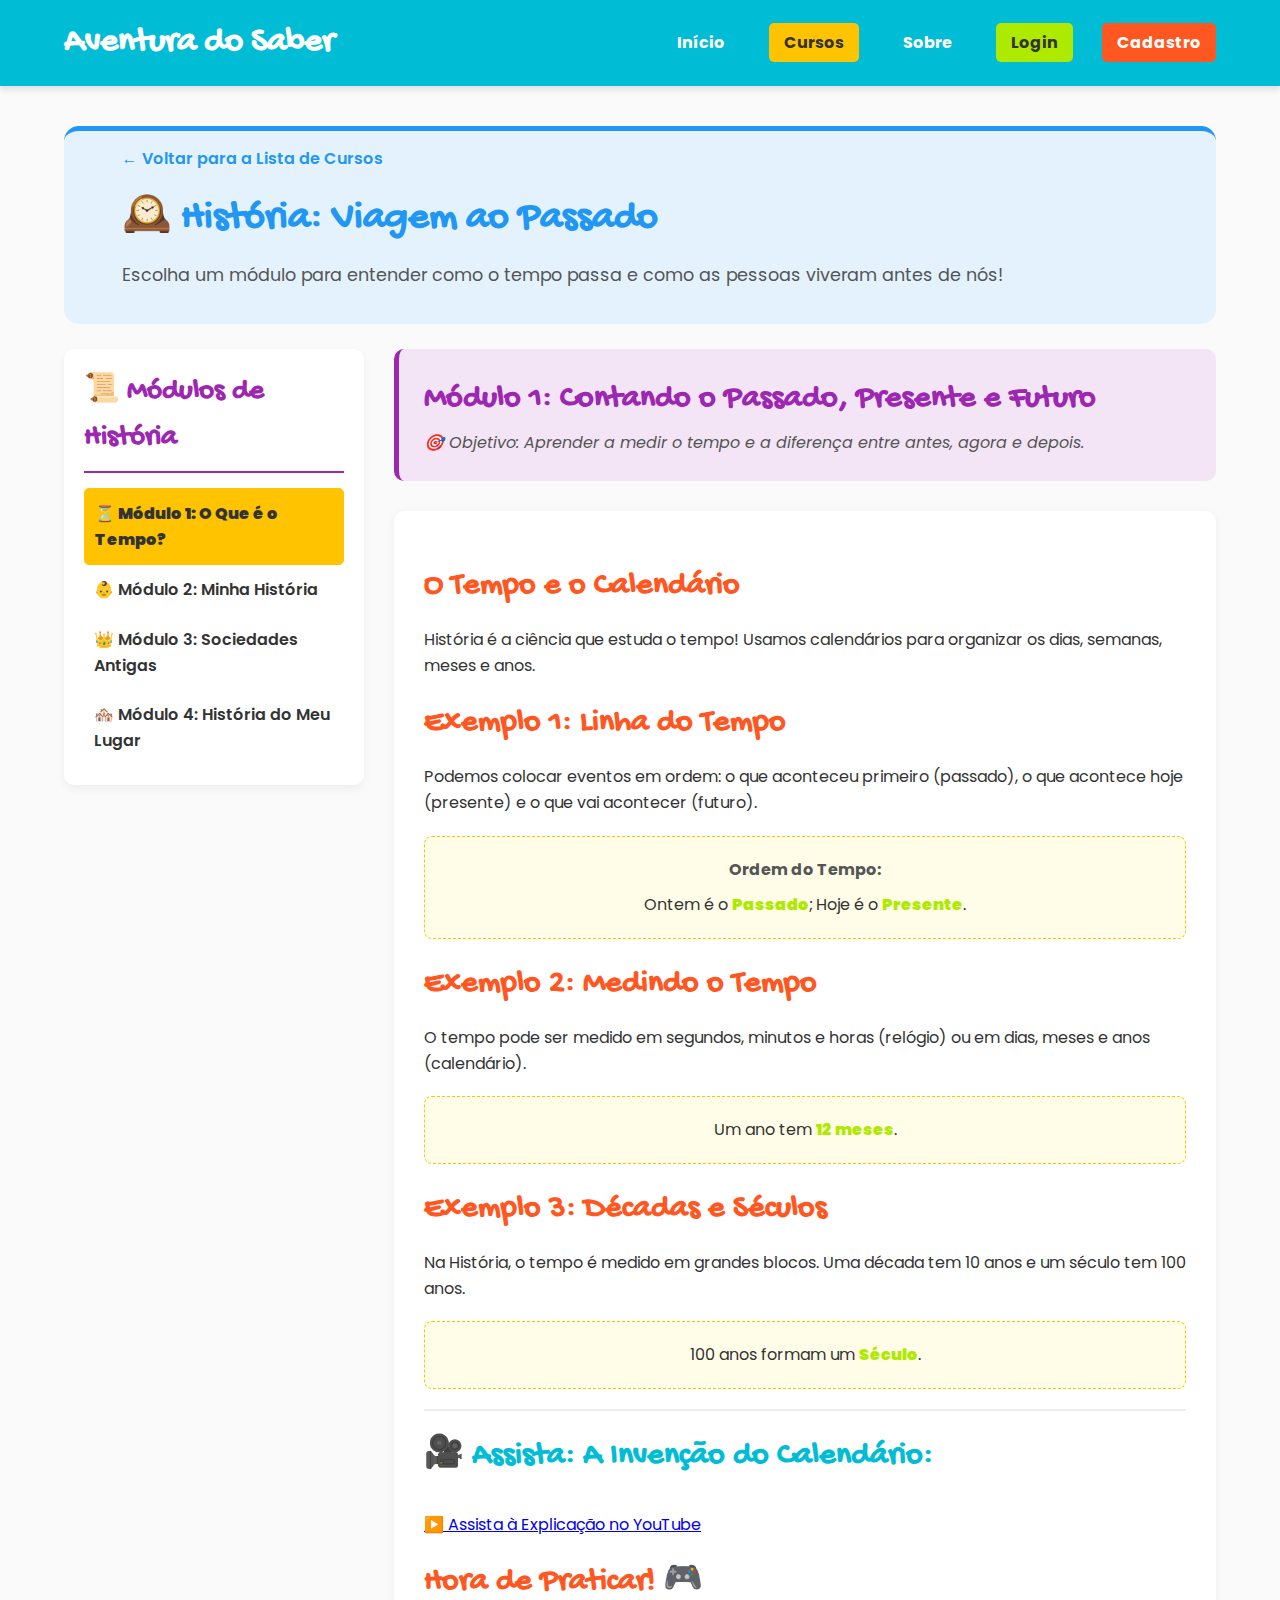
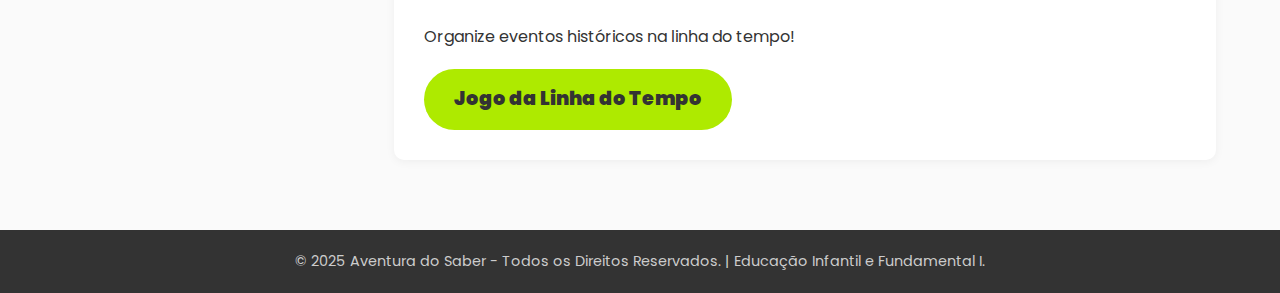
<file: conteudo-historia.html>
<!DOCTYPE html>
<html lang="pt-BR">
<head>
    <meta charset="UTF-8">
    <meta name="viewport" content="width=device-width, initial-scale=1.0">
    <title>História: Conteúdo da Lição | Aventura do Saber</title>
    <link rel="stylesheet" href="css/estilo.css">
    <link rel="icon" href="img/mascote.png" type="image/png">
    <link href="https://fonts.googleapis.com/css2?family=Poppins:wght@400;700;900&display=swap" rel="stylesheet">
    <link href="https://fonts.googleapis.com/css2?family=Gochi+Hand&display=swap" rel="stylesheet">
</head>
<body>

    <header class="cabecalho">
        <div class="logo">
            <h1>Aventura do Saber</h1>
        </div>
        
        <nav class="navegacao">
            <a href="index.html">Início</a>
            <a href="cursos.html" class="ativo">Cursos</a>
            <a href="sobre.html">Sobre</a>
            <a href="login.html" class="botao-login">Login</a>
            <a href="cadastro.html" class="botao-cadastro">Cadastro</a>
        </nav>
        
        <div class="menu-mobile-icon">&#9776;</div>
    </header>

    <main class="container-principal conteudo-page-historia">
        
        <section class="cabecalho-curso historia-header sem-progresso">
            <a href="cursos.html" class="voltar-cursos">← Voltar para a Lista de Cursos</a>
            <h2 class="titulo-curso">🕰️ História: Viagem ao Passado</h2>
            <p class="resumo-curso">Escolha um módulo para entender como o tempo passa e como as pessoas viveram antes de nós!</p>
        </section>
        
        <div class="layout-conteudo">
            
            <aside class="menu-licoes historia-menu">
                <h3>📜 Módulos de História</h3>
                <ul class="modulos-navegacao-fixa">
                    <li class="modulo-fixo atual">
                        <a href="#tempo-conteudo" data-target="tempo-conteudo">⏳ Módulo 1: O Que é o Tempo?</a>
                    </li>
                    <li class="modulo-fixo">
                        <a href="#eu-conteudo" data-target="eu-conteudo">👶 Módulo 2: Minha História</a>
                    </li>
                    <li class="modulo-fixo">
                        <a href="#sociedades-conteudo" data-target="sociedades-conteudo">👑 Módulo 3: Sociedades Antigas</a>
                    </li>
                    <li class="modulo-fixo">
                        <a href="#local-conteudo" data-target="local-conteudo">🏘️ Módulo 4: História do Meu Lugar</a>
                    </li>
                </ul>
            </aside>
            
            <section class="secao-licao">
                
                <div id="tempo-conteudo" class="conteudo-operacao-bloco visivel">
                    <header class="cabecalho-licao historia-header-interno">
                        <h1>Módulo 1: Contando o Passado, Presente e Futuro</h1>
                        <p class="objetivo-licao">🎯 Objetivo: Aprender a medir o tempo e a diferença entre antes, agora e depois.</p>
                    </header>
                    
                    <div class="bloco-texto conteudo-integrado"> 
                        
                        <h2>O Tempo e o Calendário</h2>
                        <p>História é a ciência que estuda o tempo! Usamos calendários para organizar os dias, semanas, meses e anos.</p>
                        
                        <h3>Exemplo 1: Linha do Tempo</h3>
                        <p>Podemos colocar eventos em ordem: o que aconteceu primeiro (passado), o que acontece hoje (presente) e o que vai acontecer (futuro).</p>
                        
                        <div class="exemplo-visual">
                            <p class="exemplo-titulo">Ordem do Tempo:</p>
                            <p>Ontem é o <span class="resultado-historia">Passado</span>; Hoje é o <span class="resultado-historia">Presente</span>.</p>
                        </div>

                        <h3>Exemplo 2: Medindo o Tempo</h3>
                        <p>O tempo pode ser medido em segundos, minutos e horas (relógio) ou em dias, meses e anos (calendário).</p>
                        
                        <div class="exemplo-visual">
                            <p>Um ano tem <span class="resultado-historia">12 meses</span>.</p>
                        </div>
                        
                        <h3>Exemplo 3: Décadas e Séculos</h3>
                        <p>Na História, o tempo é medido em grandes blocos. Uma década tem 10 anos e um século tem 100 anos.</p>
                        
                        <div class="exemplo-visual">
                            <p>100 anos formam um <span class="resultado-historia">Século</span>.</p>
                        </div>

                        <h2 class="titulo-video-secundario integrado">🎥 Assista: A Invenção do Calendário:</h2>

                        <div class="bloco-redirecionamento-video">
                            <a 
                                href="https://www.youtube.com/watch?v=pFTgWgb5wiM&t=59s" 
                                target="_blank" 
                                rel="noopener noreferrer"
                                class="botao-video-youtube"
                            >
                                ▶️ Assista à Explicação no YouTube
                            </a>
                        </div>

                        <h3>Hora de Praticar! 🎮</h3>
                        <p>Organize eventos históricos na linha do tempo!</p>
                        <a href="#" class="botao-acao-licao">Jogo da Linha do Tempo</a>

                    </div>
                </div>
                
                <div id="eu-conteudo" class="conteudo-operacao-bloco oculto">
                    <header class="cabecalho-licao historia-header-interno">
                        <h1>Módulo 2: Quem Sou Eu?</h1>
                        <p class="objetivo-licao">🎯 Objetivo: Entender a própria história através de documentos e memórias.</p>
                    </header>
                    
                    <div class="bloco-texto conteudo-integrado">
                        <h2>Sua História Importa!</h2>
                        <p>Sua vida, desde o seu nascimento, é a sua própria história. Documentos e fotografias são "fontes históricas" da sua vida.</p>
                        
                        <h3>Exemplo 1: Documentos</h3>
                        <p>A Certidão de Nascimento é o primeiro documento que prova quem você é e onde nasceu.</p>
                        <div class="exemplo-visual">
                            <p>Sua primeira fonte histórica é a <span class="resultado-historia">Certidão de Nascimento</span>.</p>
                        </div>

                        <h3>Exemplo 2: Fontes Orais</h3>
                        <p>Histórias contadas por seus avós ou pais também são fontes importantes para entender o passado da sua família.</p>
                        <div class="exemplo-visual">
                            <p>Histórias contadas por voz são <span class="resultado-historia">Fontes Orais</span>.</p>
                        </div>
                        
                        <h3>Exemplo 3: Mudanças</h3>
                        <p>Sua história é feita de mudanças: você era bebê, depois aprendeu a andar, e agora estuda. História é sobre mudar!</p>
                        <div class="exemplo-visual">
                            <p>A História da sua vida mostra sua <span class="resultado-historia">Evolução e Mudança</span>.</p>
                        </div>

                        <h2 class="titulo-video-secundario integrado">🎥 Vídeo: Fazendo Sua Árvore Genealógica:</h2>

                        <div class="bloco-redirecionamento-video">
                            <a 
                                href="https://www.youtube.com/watch?v=pFTgWgb5wiM&t=59s" 
                                target="_blank" 
                                rel="noopener noreferrer"
                                class="botao-video-youtube"
                            >
                                ▶️ Assista à Explicação no YouTube
                            </a>
                        </div>

                        <a href="#" class="botao-acao-licao">Criar Minha Linha do Tempo</a>
                    </div>
                </div>

                <div id="sociedades-conteudo" class="conteudo-operacao-bloco oculto">
                    <header class="cabecalho-licao historia-header-interno">
                        <h1>Módulo 3: Os Egípcios e as Pirâmides</h1>
                        <p class="objetivo-licao">🎯 Objetivo: Conhecer a vida no Antigo Egito e a importância dos faraós.</p>
                    </header>
                    
                    <div class="bloco-texto conteudo-integrado">
                        <h2>O Antigo Egito</h2>
                        <p>Os egípcios viveram há milhares de anos e construíram monumentos incríveis, como as Pirâmides. Eles eram governados por Faraós.</p>
                        
                        <h3>Exemplo 1: O Faraó</h3>
                        <p>O Faraó era o rei, considerado um deus na Terra. Ele governava todo o Egito.</p>
                        <div class="exemplo-visual">
                            <p>O líder do Egito era o <span class="resultado-historia">Faraó</span>.</p>
                        </div>

                        <h3>Exemplo 2: O Rio Nilo</h3>
                        <p>O Nilo era essencial, pois fornecia água para beber e irrigar as plantações, permitindo a vida no deserto.</p>
                        <div class="exemplo-visual">
                            <p>O rio mais importante era o <span class="resultado-historia">Nilo</span>.</p>
                        </div>
                        
                        <h3>Exemplo 3: As Pirâmides</h3>
                        <p>Eram grandes túmulos construídos para os faraós. Eram feitas de blocos enormes de pedra.</p>
                        <div class="exemplo-visual">
                            <p>As Pirâmides eram <span class="resultado-historia">Túmulos Reais</span>.</p>
                        </div>

                        <h2 class="titulo-video-secundario integrado">🎥 Vídeo: A Vida no Egito Antigo:</h2>

                        <div class="bloco-redirecionamento-video">
                            <a 
                                href="https://www.youtube.com/watch?v=pFTgWgb5wiM&t=59s" 
                                target="_blank" 
                                rel="noopener noreferrer"
                                class="botao-video-youtube"
                            >
                                ▶️ Assista à Explicação no YouTube
                            </a>
                        </div>

                        <a href="#" class="botao-acao-licao">Visita Virtual às Pirâmides</a>
                    </div>
                </div>

                <div id="local-conteudo" class="conteudo-operacao-bloco oculto">
                    <header class="cabecalho-licao historia-header-interno">
                        <h1>Módulo 4: A História da Minha Cidade</h1>
                        <p class="objetivo-licao">🎯 Objetivo: Conhecer quem fundou o seu município e como ele era no passado.</p>
                    </header>
                    
                    <div class="bloco-texto conteudo-integrado">
                        <h2>Quem Viveu Aqui Antes?</h2>
                        <p>Toda cidade, bairro e rua tem uma história! Ela foi fundada por pessoas que decidiram se estabelecer ali.</p>
                        
                        <h3>Exemplo 1: Nome da Rua</h3>
                        <p>Muitas ruas recebem nomes de pessoas importantes, datas históricas ou árvores que existiam ali.</p>
                        <div class="exemplo-visual">
                            <p>Nomes de ruas são <span class="resultado-historia">Homenagens</span>.</p>
                        </div>

                        <h3>Exemplo 2: O Prédio Mais Antigo</h3>
                        <p>Prédios antigos, como igrejas ou praças centrais, são testemunhas do passado da sua região.</p>
                        <div class="exemplo-visual">
                            <p>Um museu é um <span class="resultado-historia">Guardião da História</span>.</p>
                        </div>
                        
                        <h3>Exemplo 3: Mudanças da Paisagem</h3>
                        <p>Fotos antigas mostram como sua rua ou seu bairro mudaram com o tempo: onde havia um campo, hoje pode haver um prédio.</p>
                        <div class="exemplo-visual">
                            <p>Fotos antigas são <span class="resultado-historia">Fontes Visuais</span> da História.</p>
                        </div>

                        <h2 class="titulo-video-secundario integrado">🎥 Vídeo: Entendendo a História do Bairro:</h2>

                        <div class="bloco-redirecionamento-video">
                            <a 
                                href="https://www.youtube.com/watch?v=pFTgWgb5wiM&t=59s" 
                                target="_blank" 
                                rel="noopener noreferrer"
                                class="botao-video-youtube"
                            >
                                ▶️ Assista à Explicação no YouTube
                            </a>
                        </div>

                        <a href="#" class="botao-acao-licao">Explore a História Local</a>
                    </div>
                </div>
                
            </section>
        </div>
    </main>

    <footer class="rodape">
        <p>&copy; 2025 Aventura do Saber - Todos os Direitos Reservados. | Educação Infantil e Fundamental I.</p>
    </footer>

    <script>
        document.querySelector('.menu-mobile-icon').addEventListener('click', () => {
            document.querySelector('.navegacao').classList.toggle('aberto');
        });

        // LÓGICA DE TROCA DE CONTEÚDO
        const botoesModulo = document.querySelectorAll('.modulo-fixo a');
        const blocosConteudo = document.querySelectorAll('.conteudo-operacao-bloco');
        const listaModulos = document.querySelectorAll('.modulo-fixo');

        botoesModulo.forEach(botao => {
            botao.addEventListener('click', (e) => {
                e.preventDefault();
                const targetId = botao.getAttribute('data-target');

                // 1. Oculta todos os blocos de conteúdo
                blocosConteudo.forEach(bloco => {
                    bloco.classList.remove('visivel');
                    bloco.classList.add('oculto');
                });

                // 2. Torna visível o bloco alvo
                const targetBloco = document.getElementById(targetId);
                if (targetBloco) {
                    targetBloco.classList.remove('oculto');
                    targetBloco.classList.add('visivel');
                }

                // 3. Atualiza o estado "ativo" do menu lateral
                listaModulos.forEach(li => li.classList.remove('atual'));
                botao.parentElement.classList.add('atual');
                
                document.getElementById(targetId).scrollIntoView({ behavior: 'smooth', block: 'start' });
            });
        });
    </script>

</body>
</html>
</file>
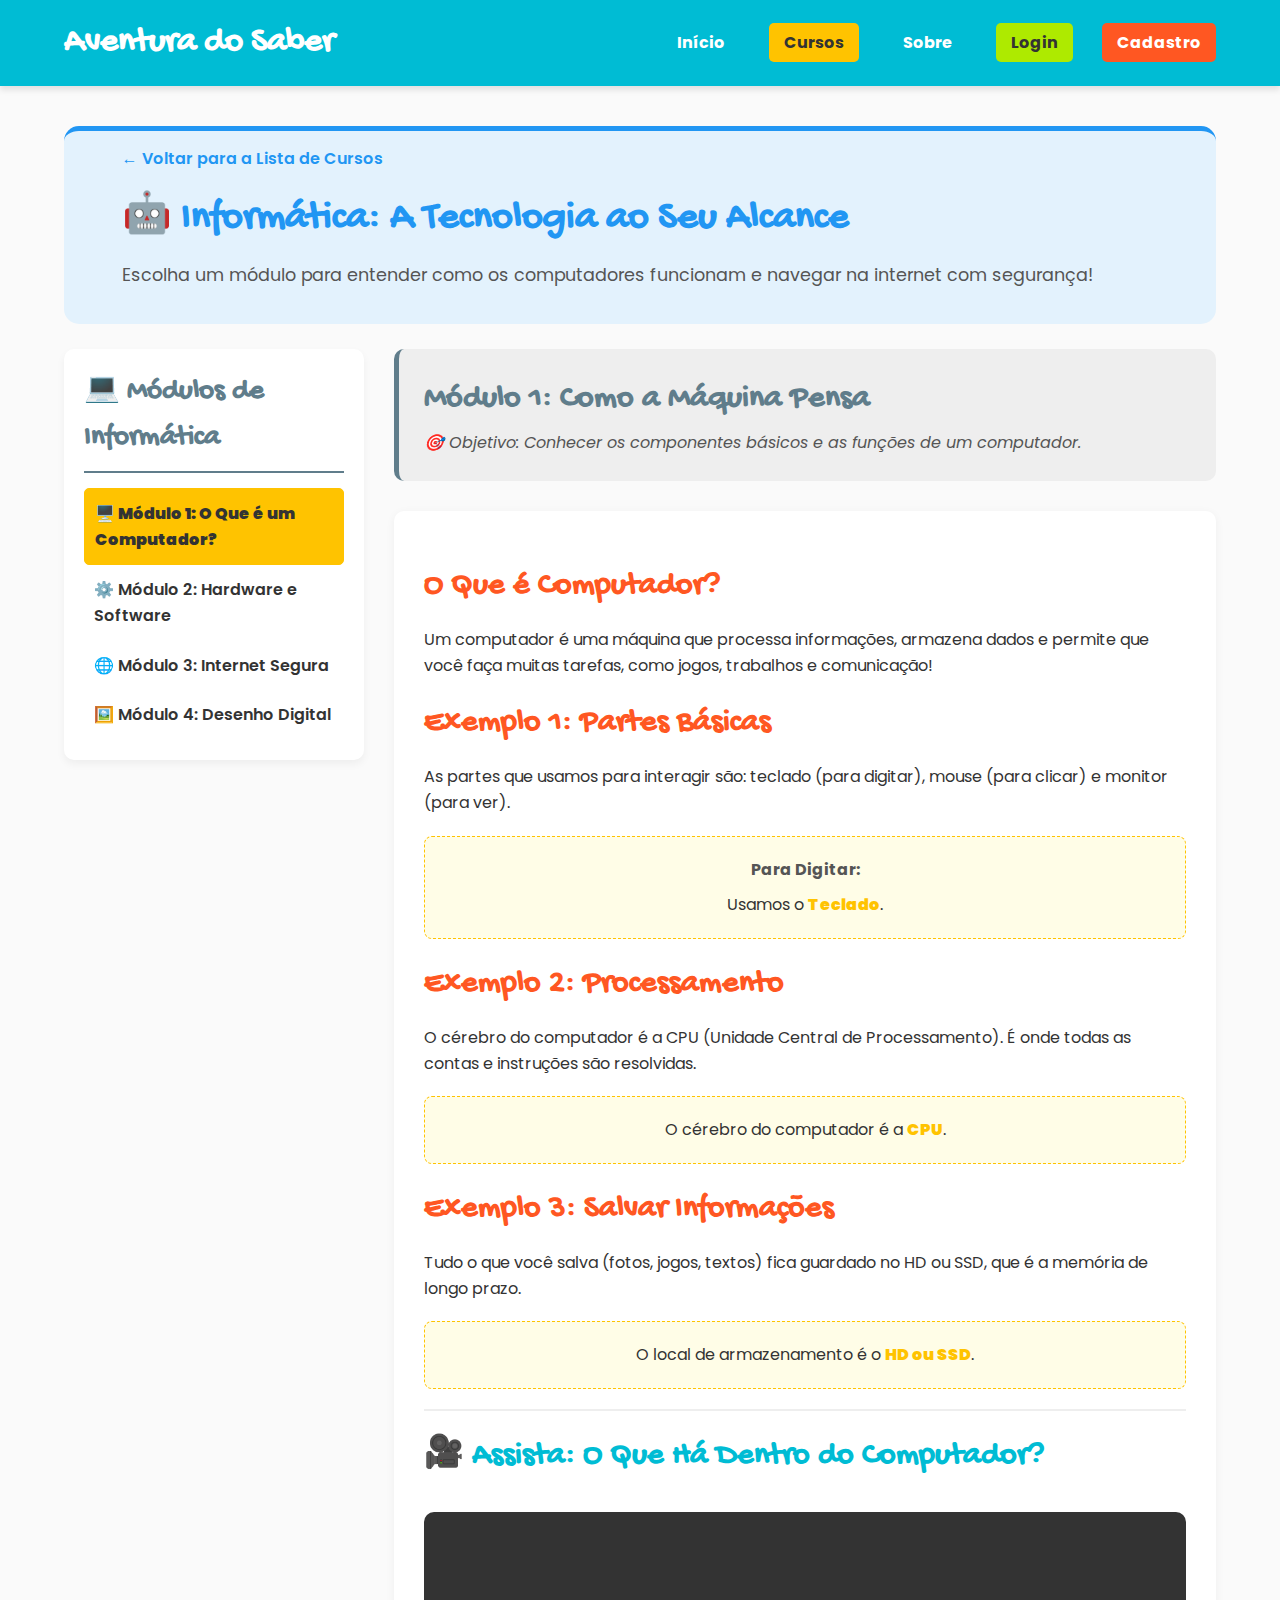
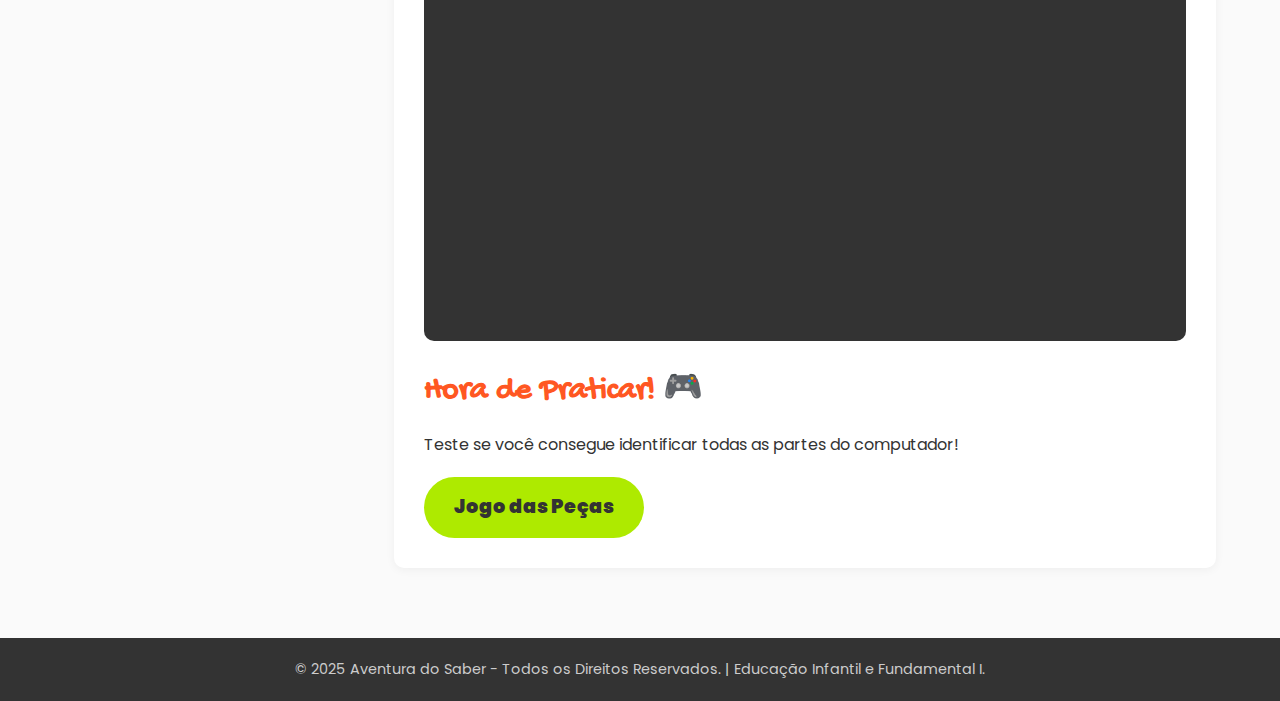
<file: conteudo-informatica.html>
<!DOCTYPE html>
<html lang="pt-BR">
<head>
    <meta charset="UTF-8">
    <meta name="viewport" content="width=device-width, initial-scale=1.0">
    <title>Informática: Conteúdo da Lição | Aventura do Saber</title>
    <link rel="stylesheet" href="css/estilo.css">
    <link rel="icon" href="img/mascote.png" type="image/png">
    <link href="https://fonts.googleapis.com/css2?family=Poppins:wght@400;700;900&display=swap" rel="stylesheet">
    <link href="https://fonts.googleapis.com/css2?family=Gochi+Hand&display=swap" rel="stylesheet">
</head>
<body>

    <header class="cabecalho">
        <div class="logo">
            <h1>Aventura do Saber</h1>
        </div>
        
        <nav class="navegacao">
            <a href="index.html">Início</a>
            <a href="cursos.html" class="ativo">Cursos</a>
            <a href="sobre.html">Sobre</a>
            <a href="login.html" class="botao-login">Login</a>
            <a href="cadastro.html" class="botao-cadastro">Cadastro</a>
        </nav>
        
        <div class="menu-mobile-icon">&#9776;</div>
    </header>

    <main class="container-principal conteudo-page-informatica">
        
        <section class="cabecalho-curso informatica-header sem-progresso">
            <a href="cursos.html" class="voltar-cursos">← Voltar para a Lista de Cursos</a>
            <h2 class="titulo-curso">🤖 Informática: A Tecnologia ao Seu Alcance</h2>
            <p class="resumo-curso">Escolha um módulo para entender como os computadores funcionam e navegar na internet com segurança!</p>
        </section>
        
        <div class="layout-conteudo">
            
            <aside class="menu-licoes informatica-menu">
                <h3>💻 Módulos de Informática</h3>
                <ul class="modulos-navegacao-fixa">
                    <li class="modulo-fixo atual">
                        <a href="#computador-conteudo" data-target="computador-conteudo">🖥️ Módulo 1: O Que é um Computador?</a>
                    </li>
                    <li class="modulo-fixo">
                        <a href="#hardware-conteudo" data-target="hardware-conteudo">⚙️ Módulo 2: Hardware e Software</a>
                    </li>
                    <li class="modulo-fixo">
                        <a href="#internet-conteudo" data-target="internet-conteudo">🌐 Módulo 3: Internet Segura</a>
                    </li>
                    <li class="modulo-fixo">
                        <a href="#criacao-conteudo" data-target="criacao-conteudo">🖼️ Módulo 4: Desenho Digital</a>
                    </li>
                </ul>
            </aside>
            
            <section class="secao-licao">
                
                <div id="computador-conteudo" class="conteudo-operacao-bloco visivel">
                    <header class="cabecalho-licao informatica-header-interno">
                        <h1>Módulo 1: Como a Máquina Pensa</h1>
                        <p class="objetivo-licao">🎯 Objetivo: Conhecer os componentes básicos e as funções de um computador.</p>
                    </header>
                    
                    <div class="bloco-texto conteudo-integrado"> 
                        
                        <h2>O Que é Computador?</h2>
                        <p>Um computador é uma máquina que processa informações, armazena dados e permite que você faça muitas tarefas, como jogos, trabalhos e comunicação!</p>
                        
                        <h3>Exemplo 1: Partes Básicas</h3>
                        <p>As partes que usamos para interagir são: teclado (para digitar), mouse (para clicar) e monitor (para ver).</p>
                        
                        <div class="exemplo-visual">
                            <p class="exemplo-titulo">Para Digitar:</p>
                            <p>Usamos o <span class="resultado-informatica">Teclado</span>.</p>
                        </div>

                        <h3>Exemplo 2: Processamento</h3>
                        <p>O cérebro do computador é a CPU (Unidade Central de Processamento). É onde todas as contas e instruções são resolvidas.</p>
                        
                        <div class="exemplo-visual">
                            <p>O cérebro do computador é a <span class="resultado-informatica">CPU</span>.</p>
                        </div>
                        
                        <h3>Exemplo 3: Salvar Informações</h3>
                        <p>Tudo o que você salva (fotos, jogos, textos) fica guardado no HD ou SSD, que é a memória de longo prazo.</p>
                        
                        <div class="exemplo-visual">
                            <p>O local de armazenamento é o <span class="resultado-informatica">HD ou SSD</span>.</p>
                        </div>

                        <h2 class="titulo-video-secundario integrado">🎥 Assista: O Que Há Dentro do Computador?</h2>

                        <div class="bloco-video-wrapper video-integrado">
                            <iframe 
                                width="100%" 
                                height="400" 
                                src="https://www.youtube.com/embed/EXEMPLE_COMPUTADOR" 
                                frameborder="0" 
                                allowfullscreen>
                            </iframe>
                        </div>

                        <h3>Hora de Praticar! 🎮</h3>
                        <p>Teste se você consegue identificar todas as partes do computador!</p>
                        <a href="#" class="botao-acao-licao">Jogo das Peças</a>

                    </div>
                </div>
                
                <div id="hardware-conteudo" class="conteudo-operacao-bloco oculto">
                    <header class="cabecalho-licao informatica-header-interno">
                        <h1>Módulo 2: O Físico e o Virtual</h1>
                        <p class="objetivo-licao">🎯 Objetivo: Diferenciar as partes que podemos tocar (hardware) das partes virtuais (software).</p>
                    </header>
                    
                    <div class="bloco-texto conteudo-integrado">
                        <h2>Hardware vs. Software</h2>
                        <p>Hardware são todas as partes físicas do computador (o que você chuta!). Software são os programas e aplicativos (o que você usa).</p>
                        
                        <h3>Exemplo 1: Hardware</h3>
                        <p>O Monitor, o Mouse e o Teclado são exemplos de hardware.</p>
                        <div class="exemplo-visual">
                            <p>O <span class="resultado-informatica">Mouse</span> é hardware.</p>
                        </div>

                        <h3>Exemplo 2: Software</h3>
                        <p>O sistema operacional (Windows/Mac), os jogos e o navegador de internet são software.</p>
                        <div class="exemplo-visual">
                            <p>O <span class="resultado-informatica">Jogo</span> que você joga é software.</p>
                        </div>
                        
                        <h3>Exemplo 3: Interação</h3>
                        <p>O hardware precisa do software para funcionar, e o software precisa do hardware para ser executado!</p>
                        <div class="exemplo-visual">
                            <p>Ambos são <span class="resultado-informatica">Dependentes</span> um do outro.</p>
                        </div>

                        <h2 class="titulo-video-secundario integrado">🎥 Vídeo sobre Hardware e Software:</h2>

                        <div class="bloco-video-wrapper video-integrado">
                            <iframe width="100%" height="400" src="https://www.youtube.com/embed/EXEMPLE_HARDSOFT" frameborder="0" allowfullscreen></iframe>
                        </div>

                        <a href="#" class="botao-acao-licao">Quiz Hardware/Software</a>
                    </div>
                </div>

                <div id="internet-conteudo" class="conteudo-operacao-bloco oculto">
                    <header class="cabecalho-licao informatica-header-interno">
                        <h1>Módulo 3: Navegando com Segurança</h1>
                        <p class="objetivo-licao">🎯 Objetivo: Aprender a proteger dados e se comportar bem na internet.</p>
                    </header>
                    
                    <div class="bloco-texto conteudo-integrado">
                        <h2>Regras de Ouro</h2>
                        <p>A internet é incrível, mas precisamos ser cuidadosos! A principal regra é: nunca compartilhe informações pessoais.</p>
                        
                        <h3>Exemplo 1: Dados Pessoais</h3>
                        <p>Seu nome completo, endereço, telefone e senha são informações privadas.</p>
                        <div class="exemplo-visual">
                            <p>Nunca compartilhe sua <span class="resultado-informatica">Senha</span> com ninguém.</p>
                        </div>

                        <h3>Exemplo 2: O Que Postar</h3>
                        <p>Só poste coisas na internet que você gostaria que seus pais ou professores vissem. Seja sempre gentil (Netiqueta).</p>
                        <div class="exemplo-visual">
                            <p>O uso de boas maneiras na web é chamado <span class="resultado-informatica">Netiqueta</span>.</p>
                        </div>
                        
                        <h3>Exemplo 3: Mensagens Estranhas</h3>
                        <p>Se receber uma mensagem de um desconhecido ou algo que pareça errado, mostre imediatamente a um adulto.</p>
                        <div class="exemplo-visual">
                            <p>Se desconfiar, peça ajuda a um <span class="resultado-informatica">Adulto Responsável</span>.</p>
                        </div>

                        <h2 class="titulo-video-secundario integrado">🎥 Vídeo sobre Regras de Internet:</h2>

                        <div class="bloco-video-wrapper video-integrado">
                            <iframe width="100%" height="400" src="https://www.youtube.com/embed/EXEMPLE_INTERNET" frameborder="0" allowfullscreen></iframe>
                        </div>

                        <a href="#" class="botao-acao-licao">Aventura da Segurança</a>
                    </div>
                </div>

                <div id="criacao-conteudo" class="conteudo-operacao-bloco oculto">
                    <header class="cabecalho-licao informatica-header-interno">
                        <h1>Módulo 4: Desenhando no Computador</h1>
                        <p class="objetivo-licao">🎯 Objetivo: Usar programas básicos de desenho para criar sua própria arte digital.</p>
                    </header>
                    
                    <div class="bloco-texto conteudo-integrado">
                        <h2>Programas de Desenho</h2>
                        <p>O computador é uma tela gigante! Você pode usar programas como o Paint (ou similares) para desenhar, colorir e criar figuras.</p>
                        
                        <h3>Exemplo 1: Paleta de Cores</h3>
                        <p>Nos programas de desenho, você tem acesso a centenas de cores, muito mais do que na sua caixa de lápis de cor.</p>
                        <div class="exemplo-visual">
                            <p>Escolha a cor na <span class="resultado-informatica">Paleta</span>.</p>
                        </div>

                        <h3>Exemplo 2: Ferramentas Básicas</h3>
                        <p>A ferramenta Pincel serve para pintar, a Borracha para apagar, e o Balde para preencher grandes áreas de cor.</p>
                        <div class="exemplo-visual">
                            <p>Para apagar erros, use a <span class="resultado-informatica">Borracha</span>.</p>
                        </div>
                        
                        <h3>Exemplo 3: Salvando</h3>
                        <p>Sempre salve seu trabalho! Use o menu 'Arquivo' e 'Salvar como' para que sua arte não se perca.</p>
                        <div class="exemplo-visual">
                            <p>O comando para guardar o arquivo é <span class="resultado-informatica">Salvar</span>.</p>
                        </div>

                        <h2 class="titulo-video-secundario integrado">🎥 Vídeo Tutorial de Desenho Básico:</h2>

                        <div class="bloco-video-wrapper video-integrado">
                            <iframe width="100%" height="400" src="https://www.youtube.com/embed/EXEMPLE_CRIACAO" frameborder="0" allowfullscreen></iframe>
                        </div>

                        <a href="#" class="botao-acao-licao">Começar a Desenhar Digitalmente</a>
                    </div>
                </div>
                
            </section>
        </div>
    </main>

    <footer class="rodape">
        <p>&copy; 2025 Aventura do Saber - Todos os Direitos Reservados. | Educação Infantil e Fundamental I.</p>
    </footer>

    <script>
        document.querySelector('.menu-mobile-icon').addEventListener('click', () => {
            document.querySelector('.navegacao').classList.toggle('aberto');
        });

        // LÓGICA DE TROCA DE CONTEÚDO
        const botoesModulo = document.querySelectorAll('.modulo-fixo a');
        const blocosConteudo = document.querySelectorAll('.conteudo-operacao-bloco');
        const listaModulos = document.querySelectorAll('.modulo-fixo');

        botoesModulo.forEach(botao => {
            botao.addEventListener('click', (e) => {
                e.preventDefault();
                const targetId = botao.getAttribute('data-target');

                // 1. Oculta todos os blocos de conteúdo
                blocosConteudo.forEach(bloco => {
                    bloco.classList.remove('visivel');
                    bloco.classList.add('oculto');
                });

                // 2. Torna visível o bloco alvo
                const targetBloco = document.getElementById(targetId);
                if (targetBloco) {
                    targetBloco.classList.remove('oculto');
                    targetBloco.classList.add('visivel');
                }

                // 3. Atualiza o estado "ativo" do menu lateral
                listaModulos.forEach(li => li.classList.remove('atual'));
                botao.parentElement.classList.add('atual');
                
                document.getElementById(targetId).scrollIntoView({ behavior: 'smooth', block: 'start' });
            });
        });
    </script>

</body>
</html>
</file>
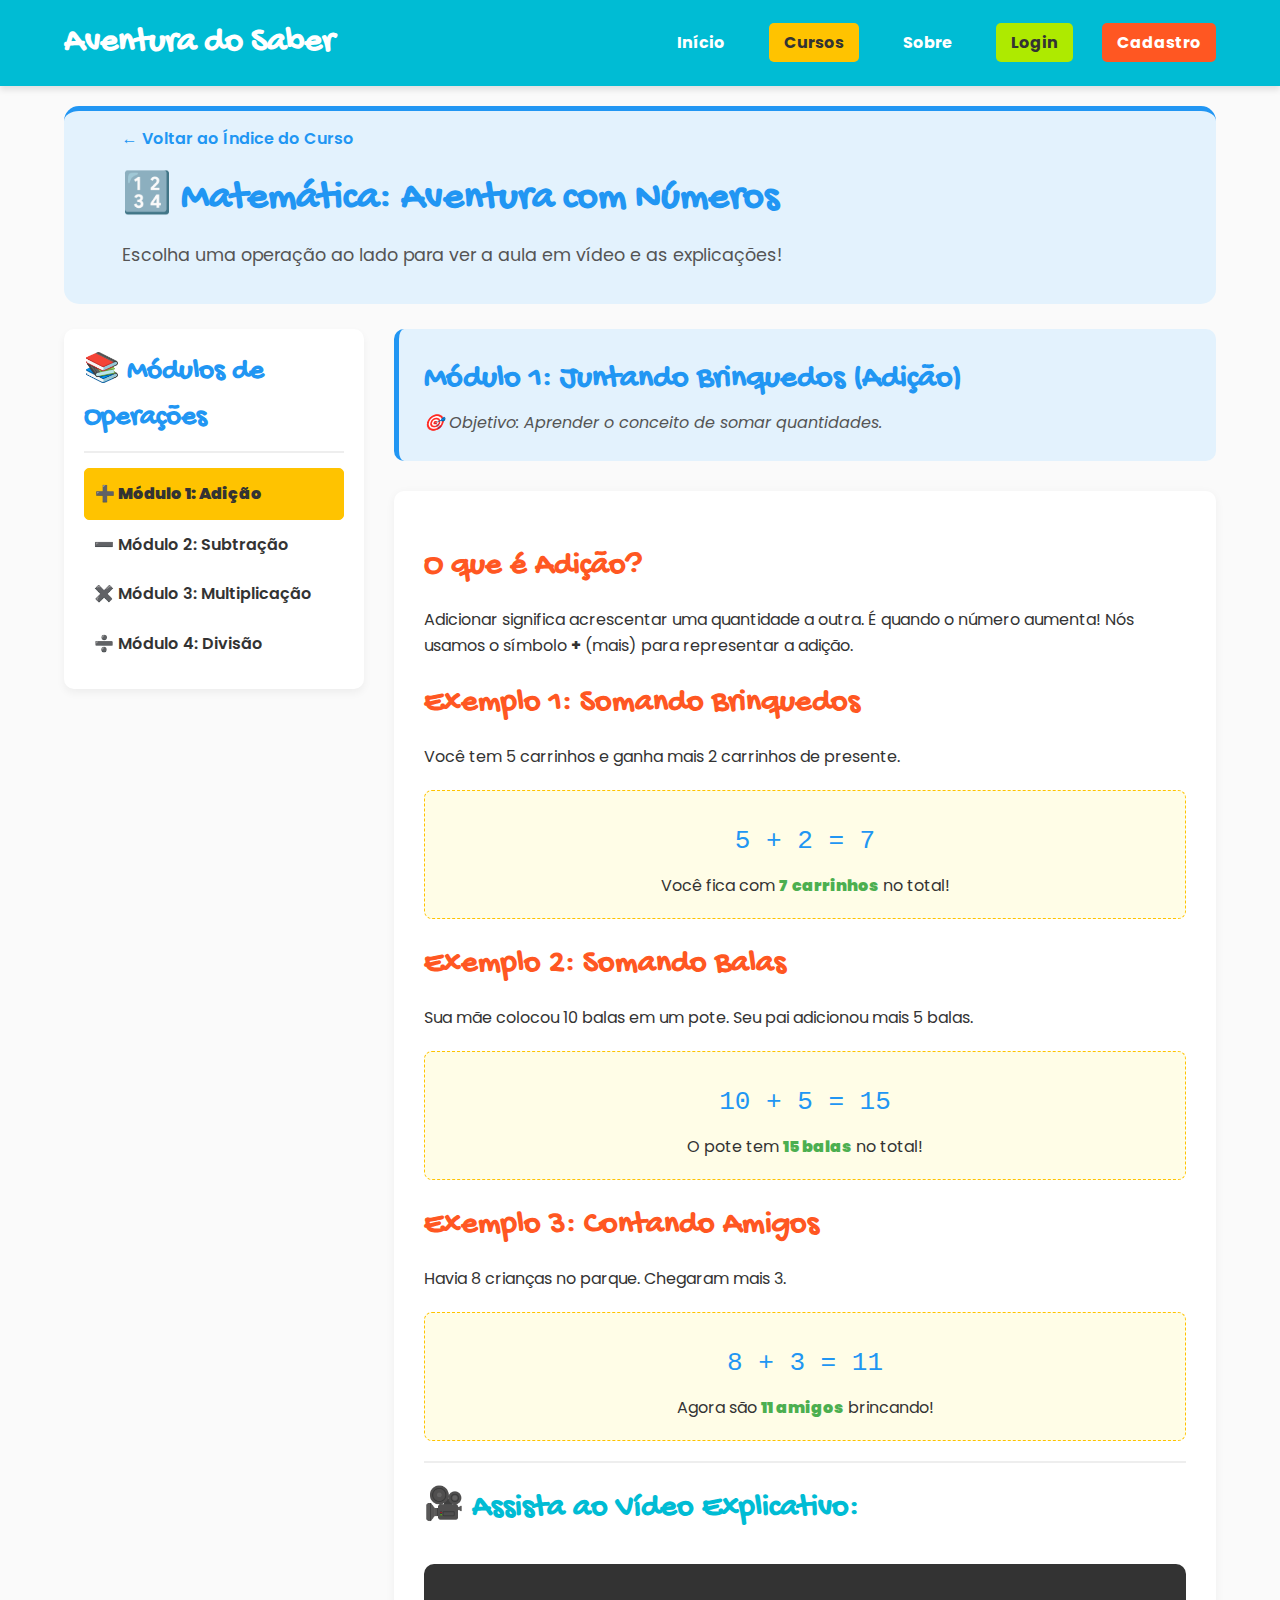
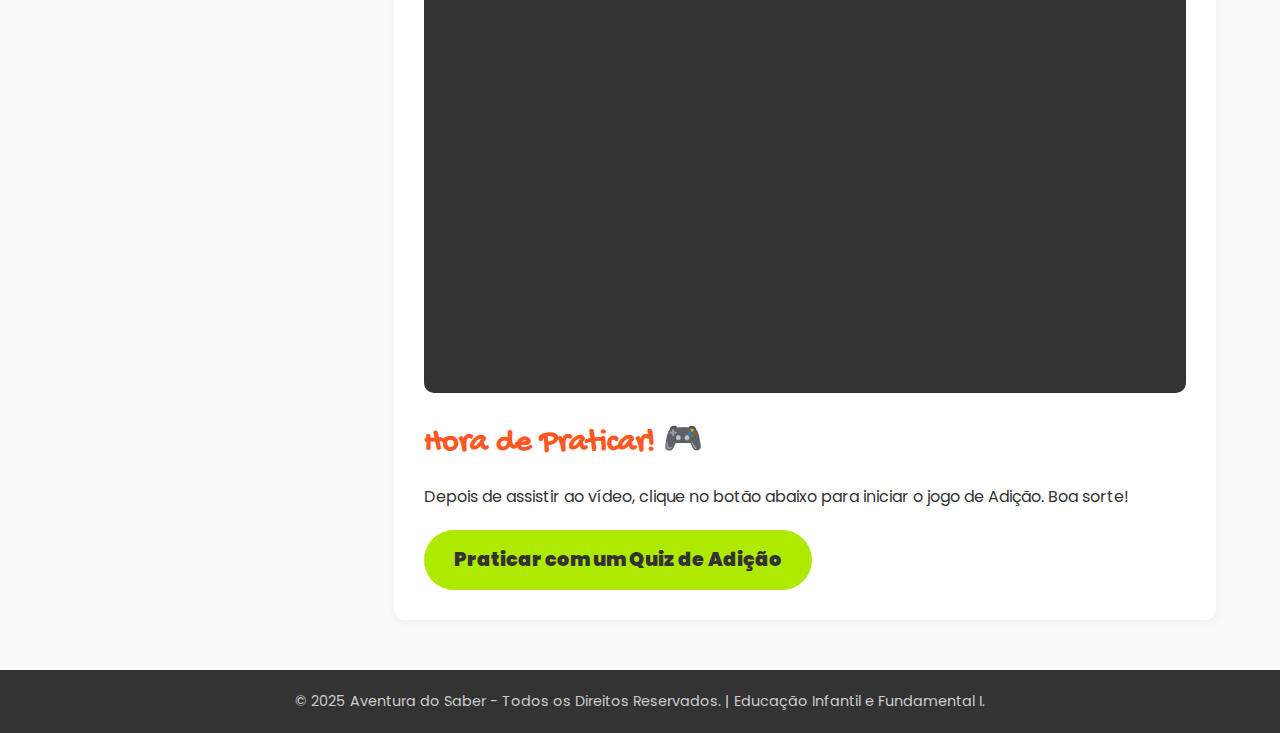
<file: conteudo-matematica.html>
<!DOCTYPE html>
<html lang="pt-BR">
<head>
    <meta charset="UTF-8">
    <meta name="viewport" content="width=device-width, initial-scale=1.0">
    <title>Matemática: Conteúdo da Lição | Aventura do Saber</title>
    <link rel="stylesheet" href="css/estilo.css">
    <link rel="icon" href="img/mascote.png" type="image/png">
    <link href="https://fonts.googleapis.com/css2?family=Poppins:wght@400;700;900&display=swap" rel="stylesheet">
    <link href="https://fonts.googleapis.com/css2?family=Gochi+Hand&display=swap" rel="stylesheet">
</head>
<body>

    <header class="cabecalho">
        <div class="logo">
            <h1>Aventura do Saber</h1>
        </div>
        
        <nav class="navegacao">
            <a href="index.html">Início</a>
            <a href="cursos.html" class="ativo">Cursos</a>
            <a href="sobre.html">Sobre</a>
            <a href="login.html" class="botao-login">Login</a>
            <a href="cadastro.html" class="botao-cadastro">Cadastro</a>
        </nav>
        
        <div class="menu-mobile-icon">&#9776;</div>
    </header>

    <main class="container-principal conteudo-page-mat">
        
        <section class="cabecalho-curso matematica-header sem-progresso">
            <a href="cursos.html" class="voltar-cursos">← Voltar ao Índice do Curso</a>
            <h2 class="titulo-curso">🔢 Matemática: Aventura com Números</h2>
            <p class="resumo-curso">Escolha uma operação ao lado para ver a aula em vídeo e as explicações!</p>
        </section>
        
        <div class="layout-conteudo">
            
            <aside class="menu-licoes matematica-menu">
                <h3>📚 Módulos de Operações</h3>
                <ul class="modulos-navegacao-fixa">
                    <li class="modulo-fixo atual">
                        <a href="#adicao-conteudo" data-target="adicao-conteudo">➕ Módulo 1: Adição</a>
                    </li>
                    <li class="modulo-fixo">
                        <a href="#subtracao-conteudo" data-target="subtracao-conteudo">➖ Módulo 2: Subtração</a>
                    </li>
                    <li class="modulo-fixo">
                        <a href="#multiplicacao-conteudo" data-target="multiplicacao-conteudo">✖️ Módulo 3: Multiplicação</a>
                    </li>
                    <li class="modulo-fixo">
                        <a href="#divisao-conteudo" data-target="divisao-conteudo">➗ Módulo 4: Divisão</a>
                    </li>
                </ul>
            </aside>
            
            <section class="secao-licao">
                
                <div id="adicao-conteudo" class="conteudo-operacao-bloco visivel">
                    <header class="cabecalho-licao matematica-header-interno">
                        <h1>Módulo 1: Juntando Brinquedos (Adição)</h1>
                        <p class="objetivo-licao">🎯 Objetivo: Aprender o conceito de somar quantidades.</p>
                    </header>
                    
                    <div class="bloco-texto conteudo-integrado"> 
                        
                        <h2>O que é Adição?</h2>
                        <p>Adicionar significa acrescentar uma quantidade a outra. É quando o número aumenta! Nós usamos o símbolo <strong>+</strong> (mais) para representar a adição.</p>
                        
                        <h3>Exemplo 1: Somando Brinquedos</h3>
                        <p>Você tem 5 carrinhos e ganha mais 2 carrinhos de presente.</p>
                        
                        <div class="exemplo-visual">
                            <p class="calculo">5 + 2 = 7</p>
                            <p>Você fica com <span class="resultado-matematica">7 carrinhos</span> no total!</p>
                        </div>

                        <h3>Exemplo 2: Somando Balas</h3>
                        <p>Sua mãe colocou 10 balas em um pote. Seu pai adicionou mais 5 balas.</p>
                        
                        <div class="exemplo-visual">
                            <p class="calculo">10 + 5 = 15</p>
                            <p>O pote tem <span class="resultado-matematica">15 balas</span> no total!</p>
                        </div>
                        
                        <h3>Exemplo 3: Contando Amigos</h3>
                        <p>Havia 8 crianças no parque. Chegaram mais 3.</p>
                        
                        <div class="exemplo-visual">
                            <p class="calculo">8 + 3 = 11</p>
                            <p>Agora são <span class="resultado-matematica">11 amigos</span> brincando!</p>
                        </div>

                        <h2 class="titulo-video-secundario integrado">🎥 Assista ao Vídeo Explicativo:</h2>

                        <div class="bloco-video-wrapper video-integrado">
                            <iframe 
                                width="100%" 
                                height="400" 
                                src="https://www.youtube.com/embed/dQw4w9WgXcQ?si=..." 
                                frameborder="0" 
                                allow="accelerometer; autoplay; clipboard-write; encrypted-media; gyroscope; picture-in-picture" 
                                allowfullscreen>
                            </iframe>
                        </div>

                        <h3>Hora de Praticar! 🎮</h3>
                        <p>Depois de assistir ao vídeo, clique no botão abaixo para iniciar o jogo de Adição. Boa sorte!</p>
                        <a href="#" class="botao-acao-licao">Praticar com um Quiz de Adição</a>

                    </div>
                </div>
                
                <div id="subtracao-conteudo" class="conteudo-operacao-bloco oculto">
                    <header class="cabecalho-licao matematica-header-interno">
                        <h1>Módulo 2: O Desaparecimento (Subtração)</h1>
                        <p class="objetivo-licao">🎯 Objetivo: Aprender a retirar ou calcular a diferença.</p>
                    </header>
                    
                    <div class="bloco-texto conteudo-integrado">
                        <h2>O que é Subtração?</h2>
                        <p>Subtrair é o oposto da adição, significa remover ou retirar uma quantidade da outra. O resultado é sempre um número menor. Usamos o símbolo <strong>-</strong> (menos).</p>
                        
                        <h3>Exemplo 1: Balões Estourados</h3>
                        <p>Você tem <strong>10</strong> balões, mas <strong>3</strong> estouram. Você tem que tirar 3 dos 10:</p>
                        <div class="exemplo-visual">
                            <p class="calculo">10 - 3 = 7</p>
                            <p>Sobram <span class="resultado-matematica">7 balões</span>.</p>
                        </div>

                        <h3>Exemplo 2: Vendendo Frutas</h3>
                        <p>O fazendeiro colheu 25 maçãs. Ele vendeu 10 na feira.</p>
                        <div class="exemplo-visual">
                            <p class="calculo">25 - 10 = 15</p>
                            <p>Restam <span class="resultado-matematica">15 maçãs</span>.</p>
                        </div>
                        
                        <h3>Exemplo 3: Picolés Derretidos</h3>
                        <p>Havia 18 picolés na caixa. 6 derreteram no calor.</p>
                        <div class="exemplo-visual">
                            <p class="calculo">18 - 6 = 12</p>
                            <p>Sobraram <span class="resultado-matematica">12 picolés</span>.</p>
                        </div>

                        <h2 class="titulo-video-secundario integrado">🎥 Assista ao Vídeo Explicativo sobre Subtração:</h2>

                        <div class="bloco-video-wrapper video-integrado">
                            <iframe width="100%" height="400" src="https://www.youtube.com/embed/EXEMPLE_SUBTRACAO" frameborder="0" allowfullscreen></iframe>
                        </div>

                        <a href="#" class="botao-acao-licao">Praticar com Desafio de Subtração</a>
                    </div>
                </div>

                <div id="multiplicacao-conteudo" class="conteudo-operacao-bloco oculto">
                    <header class="cabecalho-licao matematica-header-interno">
                        <h1>Módulo 3: Soma Rápida (Multiplicação)</h1>
                        <p class="objetivo-licao">🎯 Objetivo: Entender a multiplicação como uma forma rápida de somar.</p>
                    </header>
                    
                    <div class="bloco-texto conteudo-integrado">
                        <h2>O que é Multiplicação?</h2>
                        <p>Se você precisa somar o mesmo número várias vezes (ex: 2+2+2), a multiplicação faz isso mais rápido! O símbolo é o <strong>x</strong> (vezes).</p>
                        
                        <h3>Exemplo 1: Caixas de Lápis</h3>
                        <p>Você tem 4 caixas, e em cada caixa há 5 lápis.</p>
                        <div class="exemplo-visual">
                            <p class="calculo">4 X 5 = 20</p>
                            <p>Você tem <span class="resultado-matematica">20 lápis</span> no total!</p>
                        </div>

                        <h3>Exemplo 2: Pessoas e Dedos</h3>
                        <p>Há 3 pessoas na sala. Quantos dedos no total? (Cada pessoa tem 10 dedos).</p>
                        <div class="exemplo-visual">
                            <p class="calculo">3 X 10 = 30</p>
                            <p>São <span class="resultado-matematica">30 dedos</span>.</p>
                        </div>
                        
                        <h3>Exemplo 3: Dias e Rodas</h3>
                        <p>Uma bicicleta tem 2 rodas. Quantas rodas há em 6 bicicletas?</p>
                        <div class="exemplo-visual">
                            <p class="calculo">6 X 2 = 12</p>
                            <p>Há <span class="resultado-matematica">12 rodas</span> no total.</p>
                        </div>

                        <h2 class="titulo-video-secundario integrado">🎥 Assista ao Vídeo Explicativo sobre Multiplicação:</h2>

                        <div class="bloco-video-wrapper video-integrado">
                            <iframe width="100%" height="400" src="https://www.youtube.com/embed/EXEMPLE_MULTIPLICACAO" frameborder="0" allowfullscreen></iframe>
                        </div>

                        <a href="#" class="botao-acao-licao">Iniciar Desafio de Multiplicação</a>
                    </div>
                </div>

                <div id="divisao-conteudo" class="conteudo-operacao-bloco oculto">
                    <header class="cabecalho-licao matematica-header-interno">
                        <h1>Módulo 4: Distribuindo (Divisão)</h1>
                        <p class="objetivo-licao">🎯 Objetivo: Aprender a repartir quantidades de forma justa e igual.</p>
                    </header>
                    
                    <div class="bloco-texto conteudo-integrado">
                        <h2>O que é Divisão?</h2>
                        <p>Dividir significa repartir um total em partes iguais. Se sobrar algo, chamamos de "resto". O símbolo é o <strong>÷</strong>.</p>
                        
                        <h3>Exemplo 1: Dividindo Doces</h3>
                        <p>Você tem 12 doces para dividir entre 4 amigos, de forma que todos recebam o mesmo.</p>
                        <div class="exemplo-visual">
                            <p class="calculo">12 ÷ 4 = 3</p>
                            <p>Cada amigo recebe <span class="resultado-matematica">3 doces</span>.</p>
                        </div>

                        <h3>Exemplo 2: Separando Equipes</h3>
                        <p>Há 15 alunos. Precisamos formar 5 equipes com o mesmo número de crianças.</p>
                        <div class="exemplo-visual">
                            <p class="calculo">15 ÷ 5 = 3</p>
                            <p>Cada equipe terá <span class="resultado-matematica">3 alunos</span>.</p>
                        </div>
                        
                        <h3>Exemplo 3: Divisão de Pães</h3>
                        <p>A mãe comprou 20 pães e precisa guardá-los em 2 sacolas, de forma igual.</p>
                        <div class="exemplo-visual">
                            <p class="calculo">20 ÷ 2 = 10</p>
                            <p>Cada sacola terá <span class="resultado-matematica">10 pães</span>.</p>
                        </div>

                        <h2 class="titulo-video-secundario integrado">🎥 Assista ao Vídeo Explicativo sobre Divisão:</h2>

                        <div class="bloco-video-wrapper video-integrado">
                            <iframe width="100%" height="400" src="https://www.youtube.com/embed/EXEMPLE_DIVISAO" frameborder="0" allowfullscreen></iframe>
                        </div>

                        <a href="#" class="botao-acao-licao">Iniciar Desafio de Divisão</a>
                    </div>
                </div>
                
            </section>
        </div>
    </main>

    <footer class="rodape">
        <p>&copy; 2025 Aventura do Saber - Todos os Direitos Reservados. | Educação Infantil e Fundamental I.</p>
    </footer>

    <script>
        document.querySelector('.menu-mobile-icon').addEventListener('click', () => {
            document.querySelector('.navegacao').classList.toggle('aberto');
        });

        // LÓGICA DE TROCA DE CONTEÚDO
        const botoesModulo = document.querySelectorAll('.modulo-fixo a');
        const blocosConteudo = document.querySelectorAll('.conteudo-operacao-bloco');
        const listaModulos = document.querySelectorAll('.modulo-fixo');

        botoesModulo.forEach(botao => {
            botao.addEventListener('click', (e) => {
                e.preventDefault();
                const targetId = botao.getAttribute('data-target');

                // 1. Oculta todos os blocos de conteúdo
                blocosConteudo.forEach(bloco => {
                    bloco.classList.remove('visivel');
                    bloco.classList.add('oculto');
                });

                // 2. Torna visível o bloco alvo
                const targetBloco = document.getElementById(targetId);
                if (targetBloco) {
                    targetBloco.classList.remove('oculto');
                    targetBloco.classList.add('visivel');
                }

                // 3. Atualiza o estado "ativo" do menu lateral
                listaModulos.forEach(li => li.classList.remove('atual'));
                botao.parentElement.classList.add('atual');
                
                document.getElementById(targetId).scrollIntoView({ behavior: 'smooth', block: 'start' });
            });
        });
    </script>

</body>
</html>
</file>
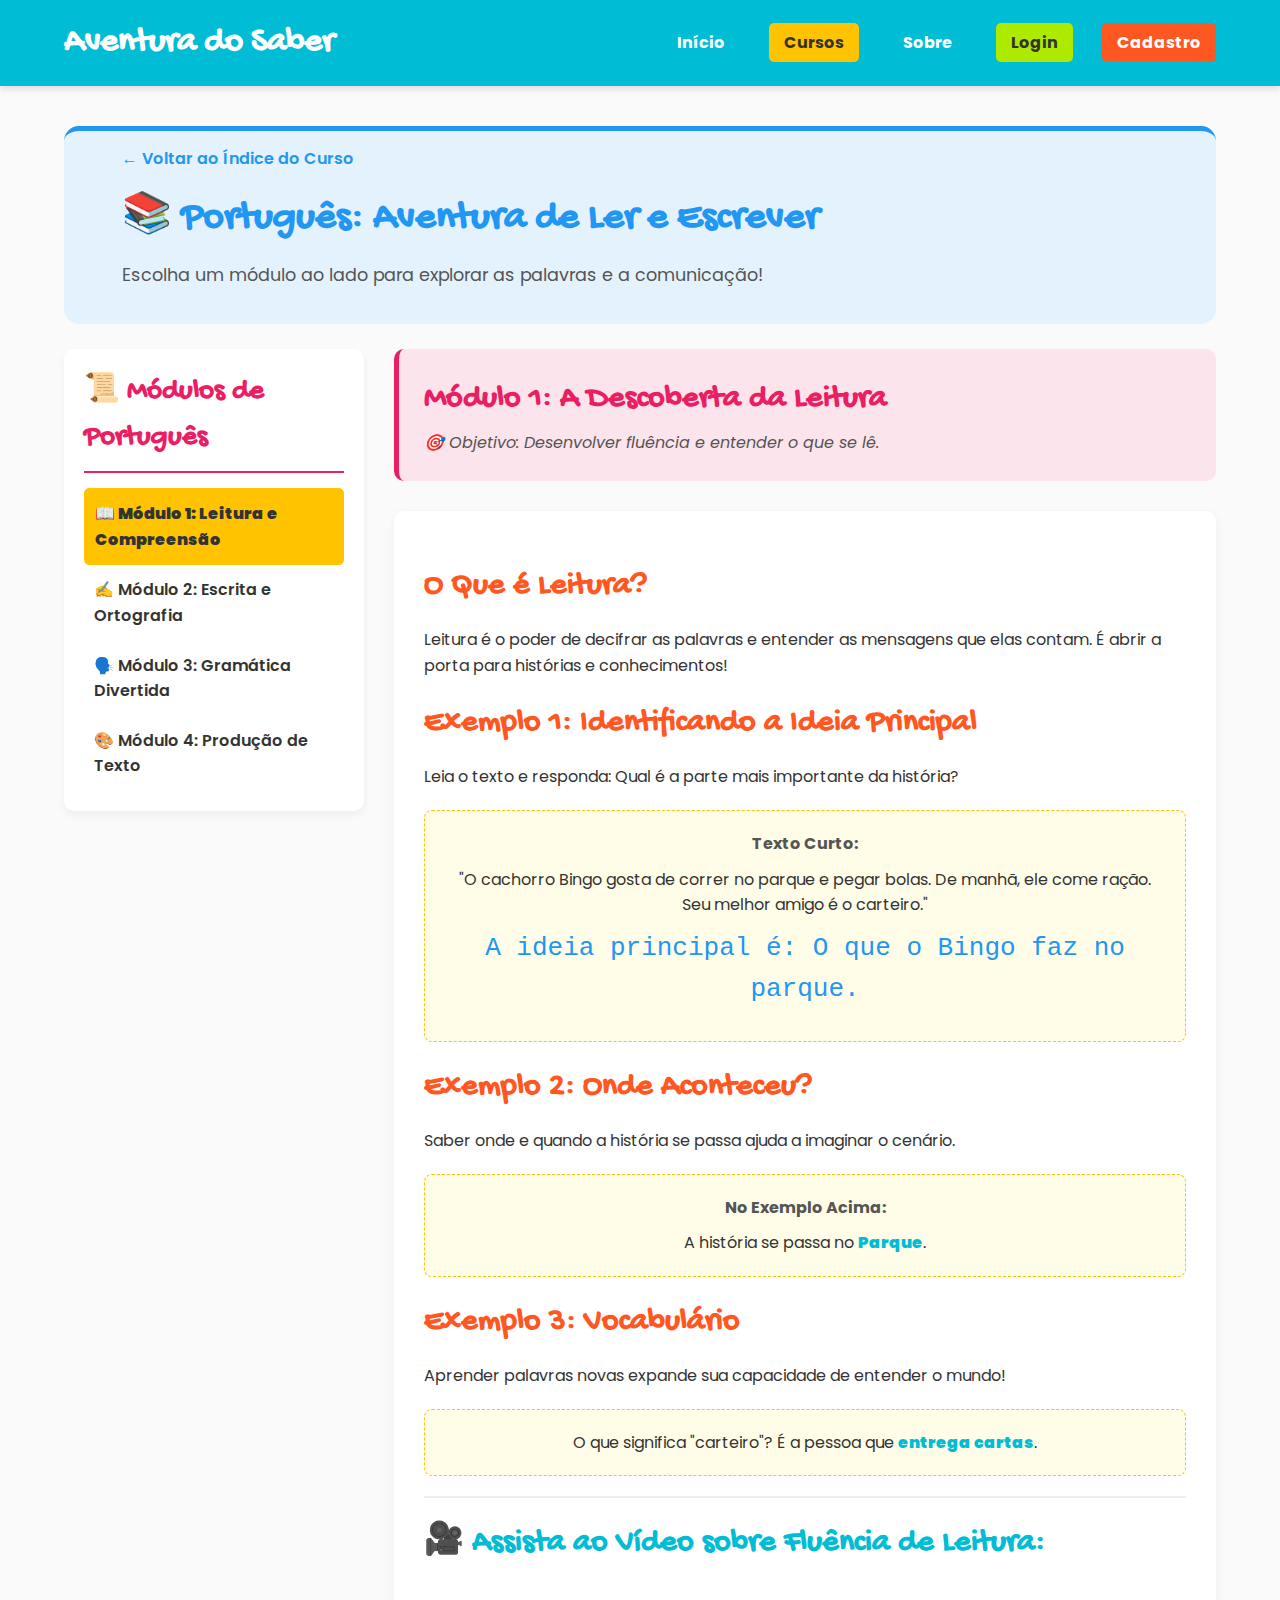
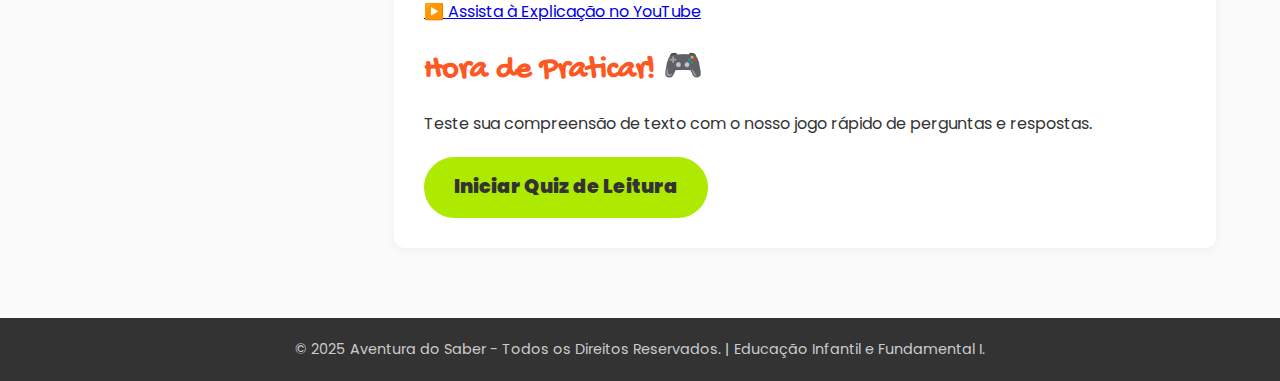
<file: conteudo-portugues.html>
<!DOCTYPE html>
<html lang="pt-BR">
<head>
    <meta charset="UTF-8">
    <meta name="viewport" content="width=device-width, initial-scale=1.0">
    <title>Português: Conteúdo da Lição | Aventura do Saber</title>
    <link rel="stylesheet" href="css/estilo.css">
    <link rel="icon" href="img/mascote.png" type="image/png">
    <link href="https://fonts.googleapis.com/css2?family=Poppins:wght@400;700;900&display=swap" rel="stylesheet">
    <link href="https://fonts.googleapis.com/css2?family=Gochi+Hand&display=swap" rel="stylesheet">
</head>
<body>

    <header class="cabecalho">
        <div class="logo">
            <h1>Aventura do Saber</h1>
        </div>
        
        <nav class="navegacao">
            <a href="index.html">Início</a>
            <a href="cursos.html" class="ativo">Cursos</a>
            <a href="sobre.html">Sobre</a>
            <a href="login.html" class="botao-login">Login</a>
            <a href="cadastro.html" class="botao-cadastro">Cadastro</a>
        </nav>
        
        <div class="menu-mobile-icon">&#9776;</div>
    </header>

    <main class="container-principal conteudo-page-port">
        
        <section class="cabecalho-curso portugues-header sem-progresso">
            <a href="cursos.html" class="voltar-cursos">← Voltar ao Índice do Curso</a>
            <h2 class="titulo-curso">📚 Português: Aventura de Ler e Escrever</h2>
            <p class="resumo-curso">Escolha um módulo ao lado para explorar as palavras e a comunicação!</p>
        </section>
        
        <div class="layout-conteudo">
            
            <aside class="menu-licoes portugues-menu">
                <h3>📜 Módulos de Português</h3>
                <ul class="modulos-navegacao-fixa">
                    <li class="modulo-fixo atual">
                        <a href="#leitura-conteudo" data-target="leitura-conteudo">📖 Módulo 1: Leitura e Compreensão</a>
                    </li>
                    <li class="modulo-fixo">
                        <a href="#escrita-conteudo" data-target="escrita-conteudo">✍️ Módulo 2: Escrita e Ortografia</a>
                    </li>
                    <li class="modulo-fixo">
                        <a href="#gramatica-conteudo" data-target="gramatica-conteudo">🗣️ Módulo 3: Gramática Divertida</a>
                    </li>
                    <li class="modulo-fixo">
                        <a href="#producao-conteudo" data-target="producao-conteudo">🎨 Módulo 4: Produção de Texto</a>
                    </li>
                </ul>
            </aside>
            
            <section class="secao-licao">
                
                <div id="leitura-conteudo" class="conteudo-operacao-bloco visivel">
                    <header class="cabecalho-licao portugues-header-interno">
                        <h1>Módulo 1: A Descoberta da Leitura</h1>
                        <p class="objetivo-licao">🎯 Objetivo: Desenvolver fluência e entender o que se lê.</p>
                    </header>
                    
                    <div class="bloco-texto conteudo-integrado"> 
                        
                        <h2>O Que é Leitura?</h2>
                        <p>Leitura é o poder de decifrar as palavras e entender as mensagens que elas contam. É abrir a porta para histórias e conhecimentos!</p>
                        
                        <h3>Exemplo 1: Identificando a Ideia Principal</h3>
                        <p>Leia o texto e responda: Qual é a parte mais importante da história?</p>
                        
                        <div class="exemplo-visual">
                            <p class="exemplo-titulo">Texto Curto:</p>
                            <p>"O cachorro Bingo gosta de correr no parque e pegar bolas. De manhã, ele come ração. Seu melhor amigo é o carteiro."</p>
                            <p class="calculo">A ideia principal é: O que o Bingo faz no parque.</p>
                        </div>
                        
                        <h3>Exemplo 2: Onde Aconteceu?</h3>
                        <p>Saber onde e quando a história se passa ajuda a imaginar o cenário.</p>
                        
                        <div class="exemplo-visual">
                            <p class="exemplo-titulo">No Exemplo Acima:</p>
                            <p>A história se passa no <span class="resultado-portugues">Parque</span>.</p>
                        </div>

                        <h3>Exemplo 3: Vocabulário</h3>
                        <p>Aprender palavras novas expande sua capacidade de entender o mundo!</p>
                        <div class="exemplo-visual">
                            <p>O que significa "carteiro"? É a pessoa que <span class="resultado-portugues">entrega cartas</span>.</p>
                        </div>
                        
                        <h2 class="titulo-video-secundario integrado">🎥 Assista ao Vídeo sobre Fluência de Leitura:</h2>

                        <div class="bloco-redirecionamento-video">
                            <a 
                                href="https://www.youtube.com/watch?v=pFTgWgb5wiM&t=59s" 
                                target="_blank" 
                                rel="noopener noreferrer"
                                class="botao-video-youtube"
                            >
                                ▶️ Assista à Explicação no YouTube
                            </a>
                        </div>

                        <h3>Hora de Praticar! 🎮</h3>
                        <p>Teste sua compreensão de texto com o nosso jogo rápido de perguntas e respostas.</p>
                        <a href="#" class="botao-acao-licao">Iniciar Quiz de Leitura</a>

                    </div>
                </div>
                
                <div id="escrita-conteudo" class="conteudo-operacao-bloco oculto">
                    <header class="cabecalho-licao portugues-header-interno">
                        <h1>Módulo 2: A Arte de Escrever</h1>
                        <p class="objetivo-licao">🎯 Objetivo: Escrever palavras corretamente e formar frases claras.</p>
                    </header>
                    
                    <div class="bloco-texto conteudo-integrado">
                        <h2>Ortografia Amiga</h2>
                        <p>Escrever certo é muito importante para que todos entendam sua mensagem! Vamos focar nas letras difíceis, como <strong>C e Q</strong>, ou <strong>R e RR</strong>.</p>
                        
                        <h3>Exemplo 1: S ou Z?</h3>
                        <p>Muitas palavras soam igual, mas se escrevem diferente!</p>
                        <div class="exemplo-visual">
                            <p>Casa se escreve com <strong>S</strong>, mas Amizade se escreve com <strong>Z</strong>.</p>
                        </div>

                        <h3>Exemplo 2: Frases</h3>
                        <p>Uma frase completa precisa de um começo e um fim (ponto final)!</p>
                        <div class="exemplo-visual">
                            <p>A frase correta é: "Eu brinquei muito hoje!"</p>
                        </div>
                        
                        <h3>Exemplo 3: R ou RR?</h3>
                        <p>O som do 'r' forte sempre usa 'RR' no meio de vogais. O 'r' fraco usa apenas um.</p>
                        <div class="exemplo-visual">
                            <p>Ex: <strong>CA</strong>cho<strong>RR</strong>o (forte) e ca<strong>R</strong>o (fraco).</p>
                        </div>

                        <h2 class="titulo-video-secundario integrado">🎥 Vídeo sobre Letras Difíceis:</h2>

                        <div class="bloco-redirecionamento-video">
                            <a 
                                href="https://www.youtube.com/watch?v=pFTgWgb5wiM&t=59s" 
                                target="_blank" 
                                rel="noopener noreferrer"
                                class="botao-video-youtube"
                            >
                                ▶️ Assista à Explicação no YouTube
                            </a>
                        </div>

                        <a href="#" class="botao-acao-licao">Iniciar Ditado Interativo</a>
                    </div>
                </div>

                <div id="gramatica-conteudo" class="conteudo-operacao-bloco oculto">
                    <header class="cabecalho-licao portugues-header-interno">
                        <h1>Módulo 3: As Regras das Palavras</h1>
                        <p class="objetivo-licao">🎯 Objetivo: Conhecer substantivos, adjetivos e verbos.</p>
                    </header>
                    
                    <div class="bloco-texto conteudo-integrado">
                        <h2>Substantivos e Adjetivos</h2>
                        <p><strong>Substantivos</strong> são os nomes de tudo (pessoas, objetos, lugares). <strong>Adjetivos</strong> dão qualidade aos nomes.</p>
                        
                        <h3>Exemplo 1: Identificando Nomes</h3>
                        <p>Na frase "O cachorro marrom correu", qual é o substantivo?</p>
                        <div class="exemplo-visual">
                            <p>Resposta: <span class="resultado-portugues">cachorro</span> (nome de um animal).</p>
                        </div>
                        
                        <h3>Exemplo 2: Identificando Qualidades</h3>
                        <p>Qual a qualidade (adjetivo) do cachorro?</p>
                        <div class="exemplo-visual">
                            <p>Resposta: <span class="resultado-portugues">marrom</span>.</p>
                        </div>
                        
                        <h3>Exemplo 3: Ação (Verbo)</h3>
                        <p>Verbo é a palavra que indica ação ou estado. Na frase "O cachorro marrom correu", qual é o verbo?</p>
                        <div class="exemplo-visual">
                            <p>Resposta: <span class="resultado-portugues">correu</span> (ação de correr).</p>
                        </div>

                        <h2 class="titulo-video-secundario integrado">🎥 Vídeo sobre Verbos e Ações:</h2>

                        <div class="bloco-redirecionamento-video">
                            <a 
                                href="https://www.youtube.com/watch?v=pFTgWgb5wiM&t=59s" 
                                target="_blank" 
                                rel="noopener noreferrer"
                                class="botao-video-youtube"
                            >
                                ▶️ Assista à Explicação no YouTube
                            </a>
                        </div>

                        <a href="#" class="botao-acao-licao">Jogar Classificação das Palavras</a>
                    </div>
                </div>

                <div id="producao-conteudo" class="conteudo-operacao-bloco oculto">
                    <header class="cabecalho-licao portugues-header-interno">
                        <h1>Módulo 4: Criando Suas Histórias</h1>
                        <p class="objetivo-licao">🎯 Objetivo: Organizar ideias para escrever contos e relatos.</p>
                    </header>
                    
                    <div class="bloco-texto conteudo-integrado">
                        <h2>Escreva Como Um Autor!</h2>
                        <p>Uma boa história precisa de três partes: <strong>Início, Meio e Fim</strong>.</p>
                        
                        <h3>Exemplo 1: O Início</h3>
                        <p>O início apresenta os personagens e o cenário. Use frases como "Era uma vez..."</p>
                        <div class="exemplo-visual">
                            <p>O texto precisa de <span class="resultado-portugues">Introdução, Desenvolvimento e Conclusão</span>.</p>
                        </div>
                        
                        <h3>Exemplo 2: O Meio</h3>
                        <p>É o momento do problema ou da aventura! O que acontece de interessante?</p>
                        <div class="exemplo-visual">
                            <p>O meio é a parte onde o <span class="resultado-portugues">Conflito ou Aventura</span> ocorre.</p>
                        </div>
                        
                        <h3>Exemplo 3: O Fim</h3>
                        <p>O fim resolve o problema e encerra a história. Use frases como "E viveram felizes para sempre."</p>
                        <div class="exemplo-visual">
                            <p>O fim deve ter <span class="resultado-portugues">A Resolução do Problema</span>.</p>
                        </div>

                        <h2 class="titulo-video-secundario integrado">🎥 Vídeo de Dicas de Escrita Criativa:</h2>

                        <div class="bloco-redirecionamento-video">
                            <a 
                                href="https://www.youtube.com/watch?v=pFTgWgb5wiM&t=59s" 
                                target="_blank" 
                                rel="noopener noreferrer"
                                class="botao-video-youtube"
                            >
                                ▶️ Assista à Explicação no YouTube
                            </a>
                        </div>

                        <a href="#" class="botao-acao-licao">Começar a Escrever</a>
                    </div>
                </div>
                
            </section>
        </div>
    </main>

    <footer class="rodape">
        <p>&copy; 2025 Aventura do Saber - Todos os Direitos Reservados. | Educação Infantil e Fundamental I.</p>
    </footer>

    <script>
        document.querySelector('.menu-mobile-icon').addEventListener('click', () => {
            document.querySelector('.navegacao').classList.toggle('aberto');
        });

        // LÓGICA DE TROCA DE CONTEÚDO
        const botoesModulo = document.querySelectorAll('.modulo-fixo a');
        const blocosConteudo = document.querySelectorAll('.conteudo-operacao-bloco');
        const listaModulos = document.querySelectorAll('.modulo-fixo');

        botoesModulo.forEach(botao => {
            botao.addEventListener('click', (e) => {
                e.preventDefault();
                const targetId = botao.getAttribute('data-target');

                // 1. Oculta todos os blocos de conteúdo
                blocosConteudo.forEach(bloco => {
                    bloco.classList.remove('visivel');
                    bloco.classList.add('oculto');
                });

                // 2. Torna visível o bloco alvo
                const targetBloco = document.getElementById(targetId);
                if (targetBloco) {
                    targetBloco.classList.remove('oculto');
                    targetBloco.classList.add('visivel');
                }

                // 3. Atualiza o estado "ativo" do menu lateral
                listaModulos.forEach(li => li.classList.remove('atual'));
                botao.parentElement.classList.add('atual');
                
                document.getElementById(targetId).scrollIntoView({ behavior: 'smooth', block: 'start' });
            });
        });
    </script>

</body>
</html>
</file>
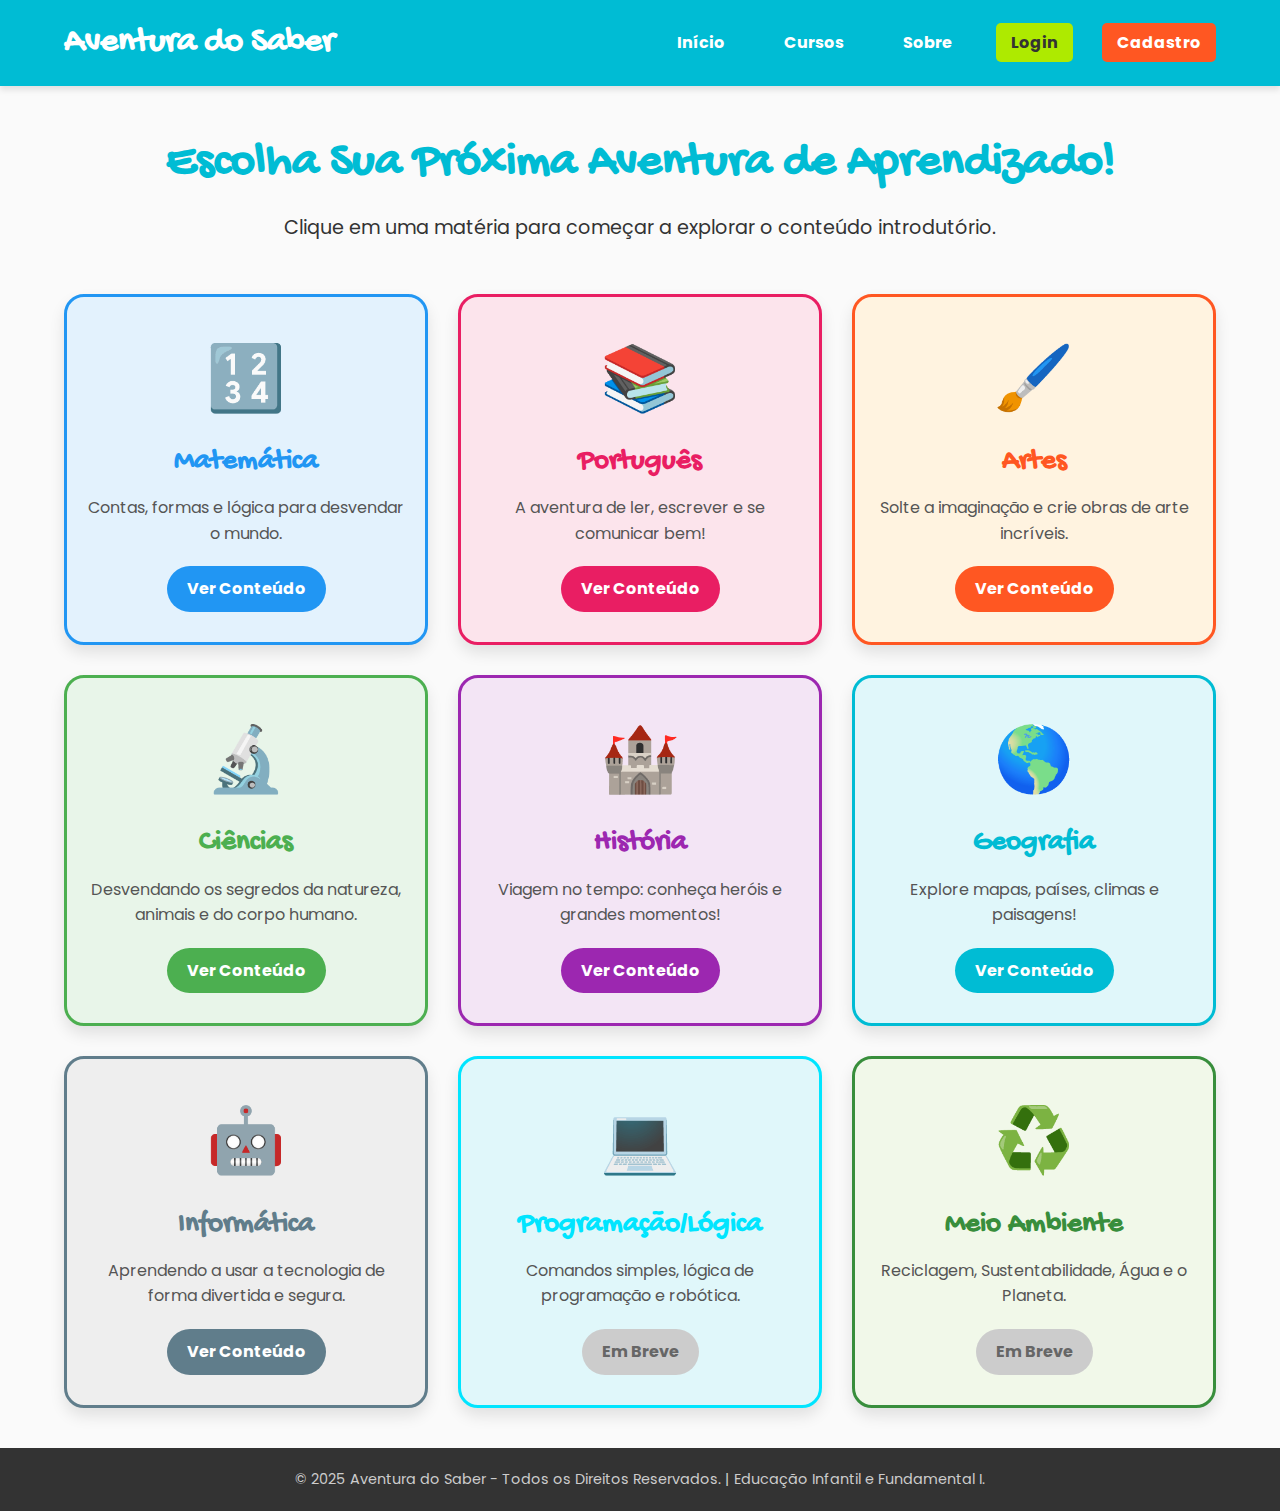
<file: cursos.html>
<!DOCTYPE html>
<html lang="pt-BR">

<head>
    <meta charset="UTF-8">
    <meta name="viewport" content="width=device-width, initial-scale=1.0">
    <title>Cursos Aventura do Saber - Nossas Matérias</title>
    <link rel="stylesheet" href="css/estilo.css">
    <link rel="icon" href="img/mascote.png" type="image/png">
    <link href="https://fonts.googleapis.com/css2?family=Poppins:wght@400;700;900&display=swap" rel="stylesheet">
    <link href="https://fonts.googleapis.com/css2?family=Gochi+Hand&display=swap" rel="stylesheet">
</head>

<body>

    <header class="cabecalho">
        <div class="logo">
            <h1>Aventura do Saber</h1>
        </div>

        <nav class="navegacao">
            <a href="index.html" class="[Classe Ativa Aqui]">Início</a>
            <a href="cursos.html" class="[Classe Ativa Aqui]">Cursos</a>
            <a href="sobre.html" class="[Classe Ativa Aqui]">Sobre</a>
            <a href="login.html" class="botao-login [Classe Ativa Aqui]">Login</a>
            <a href="cadastro.html" class="botao-cadastro [Classe Ativa Aqui]">Cadastro</a>
        </nav>

        <div class="menu-mobile-icon">
            &#9776;
        </div>
    </header>

    <main class="container-principal">
        <section class="secao-cursos">
            <h2 class="titulo-pagina">Escolha Sua Próxima Aventura de Aprendizado!</h2>
            <p class="subtitulo-pagina">Clique em uma matéria para começar a explorar o conteúdo introdutório.</p>

            <div class="grid-cursos">

                <div class="card-curso matematica">
                    <div class="icone-curso">🔢</div>
                    <h3>Matemática</h3>
                    <p>Contas, formas e lógica para desvendar o mundo.</p>
                    <a href="conteudo-matematica.html" class="link-curso">Ver Conteúdo</a>
                </div>

                <div class="card-curso portugues">
                    <div class="icone-curso">📚</div>
                    <h3>Português</h3>
                    <p>A aventura de ler, escrever e se comunicar bem!</p>
                    <a href="conteudo-portugues.html" class="link-curso">Ver Conteúdo</a>
                </div>

                <div class="card-curso artes">
                    <div class="icone-curso">🖌️</div>
                    <h3>Artes</h3>
                    <p>Solte a imaginação e crie obras de arte incríveis.</p>
                    <a href="conteudo-artes.html" class="link-curso">Ver Conteúdo</a>
                </div>

                <div class="card-curso ciencias">
                    <div class="icone-curso">🔬</div>
                    <h3>Ciências</h3>
                    <p>Desvendando os segredos da natureza, animais e do corpo humano.</p>
                    <a href="conteudo-ciencias.html" class="link-curso">Ver Conteúdo</a>
                </div>

                <div class="card-curso historia">
                    <div class="icone-curso">🏰</div>
                    <h3>História</h3>
                    <p>Viagem no tempo: conheça heróis e grandes momentos!</p>
                    <a href="conteudo-historia.html" class="link-curso">Ver Conteúdo</a>
                </div>

                <div class="card-curso geografia">
                    <div class="icone-curso">🌎</div>
                    <h3>Geografia</h3>
                    <p>Explore mapas, países, climas e paisagens!</p>
                    <a href="conteudo-geografia.html" class="link-curso">Ver Conteúdo</a>
                </div>

                <div class="card-curso informatica">
                    <div class="icone-curso">🤖</div>
                    <h3>Informática</h3>
                    <p>Aprendendo a usar a tecnologia de forma divertida e segura.</p>
                    <a href="conteudo-informatica.html" class="link-curso">Ver Conteúdo</a>
                </div>
                <div class="card-curso programacao">
                    <div class="icone-curso">💻</div>
                    <h3>Programação/Lógica</h3>
                    <p>Comandos simples, lógica de programação e robótica.</p>
                    <a href="#" class="link-curso">Em Breve</a>
                </div>

                <div class="card-curso meio-ambiente">
                    <div class="icone-curso">♻️</div>
                    <h3>Meio Ambiente</h3>
                    <p>Reciclagem, Sustentabilidade, Água e o Planeta.</p>
                    <a href="#" class="link-curso">Em Breve</a>
                </div>

            </div>
        </section>
    </main>

    <footer class="rodape">
        <p>&copy; 2025 Aventura do Saber - Todos os Direitos Reservados. | Educação Infantil e Fundamental I.</p>
    </footer>

    <script>
        document.querySelector('.menu-mobile-icon').addEventListener('click', () => {
            document.querySelector('.navegacao').classList.toggle('aberto');
        });
    </script>

</body>

</html>
</file>
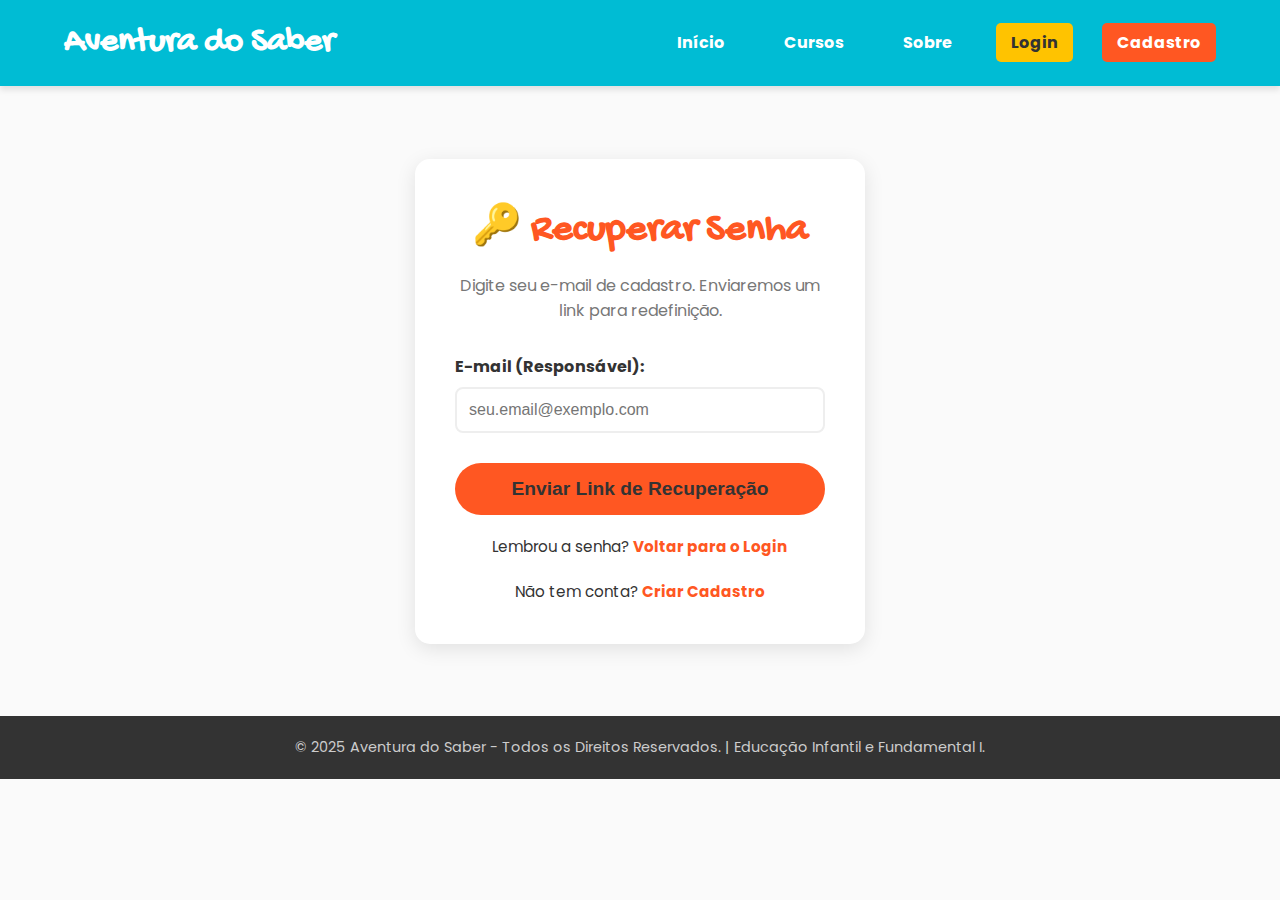
<file: esqueceu-senha.html>
<!DOCTYPE html>
<html lang="pt-BR">

<head>
    <meta charset="UTF-8">
    <meta name="viewport" content="width=device-width, initial-scale=1.0">
    <title>Recuperar Senha | Aventura do Saber</title>
    <link rel="stylesheet" href="css/estilo.css">
    <link href="https://fonts.googleapis.com/css2?family=Poppins:wght@400;700;900&display=swap" rel="stylesheet">
    <link href="https://fonts.googleapis.com/css2?family=Gochi+Hand&display=swap" rel="stylesheet">
</head>

<body>

    <header class="cabecalho">
        <div class="logo">
            <h1>Aventura do Saber</h1>
        </div>

        <nav class="navegacao">
            <a href="index.html">Início</a>
            <a href="cursos.html">Cursos</a>
            <a href="sobre.html">Sobre</a>
            <a href="login.html" class="botao-login ativo">Login</a>
            <a href="cadastro.html" class="botao-cadastro">Cadastro</a>
        </nav>

        <div class="menu-mobile-icon">&#9776;</div>
    </header>

    <main class="container-principal form-page">
        <section class="form-container login-container">
            <h2 class="form-titulo">🔑 Recuperar Senha</h2>
            <p class="form-subtitulo">Digite seu e-mail de cadastro. Enviaremos um link para redefinição.</p>

            <form action="#" method="POST" class="form-estilo">

                <div class="campo">
                    <label for="email_recuperacao">E-mail (Responsável):</label>
                    <input type="email" id="email_recuperacao" name="email_recuperacao"
                        placeholder="seu.email@exemplo.com" required>
                </div>

                <button type="button" id="btn-enviar-link" class="botao-submit"
                    style="background-color: var(--laranja-vibrante);">
                    Enviar Link de Recuperação
                </button>

                <p class="link-secundario">
                    Lembrou a senha? <a href="login.html">Voltar para o Login</a>
                </p>
                <p class="link-secundario">
                    Não tem conta? <a href="cadastro.html">Criar Cadastro</a>
                </p>
            </form>

        </section>
    </main>

    <footer class="rodape">
        <p>&copy; 2025 Aventura do Saber - Todos os Direitos Reservados. | Educação Infantil e Fundamental I.</p>
    </footer>

    <script>
        // Script para o menu móvel
        document.querySelector('.menu-mobile-icon').addEventListener('click', () => {
            document.querySelector('.navegacao').classList.toggle('aberto');
        });

        // Script para o Alerta de E-mail Enviado
        document.getElementById('btn-enviar-link').addEventListener('click', function () {
            // Verifica se o campo de e-mail está preenchido (validação básica de front-end)
            const emailInput = document.getElementById('email_recuperacao');

            if (emailInput.value.includes('@') && emailInput.value.includes('.')) {
                // Dispara o alerta apenas se o e-mail parecer válido
                alert('✉️ Sucesso! Um link de redefinição de senha foi enviado para o seu e-mail.');
            } else {
                // Alerta se o campo estiver vazio ou inválido
                alert('Atenção: Por favor, digite um e-mail válido no campo.');
            }
        });
    </script>
</body>

</html>
</file>
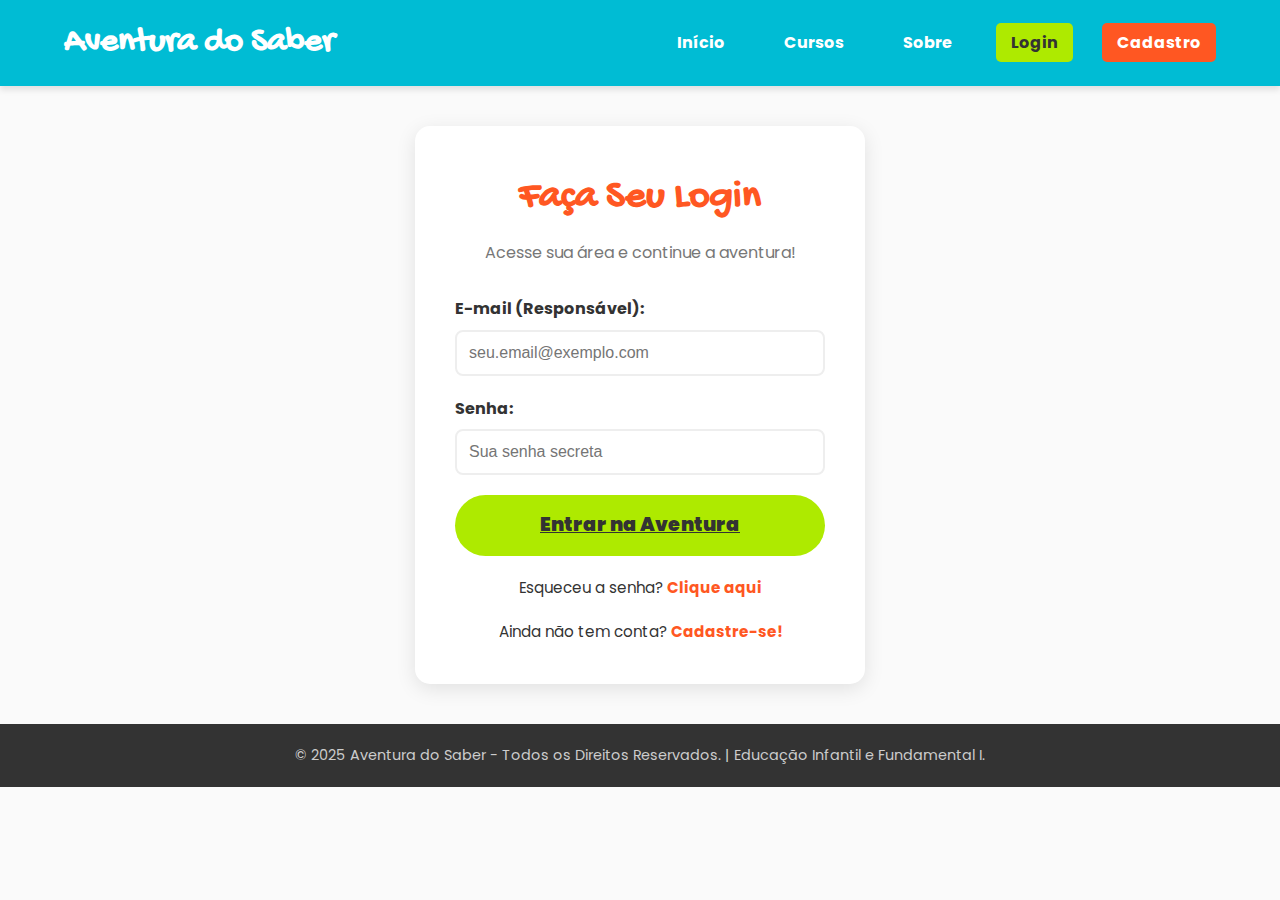
<file: login.html>
<!DOCTYPE html>
<html lang="pt-BR">

<head>
    <meta charset="UTF-8">
    <meta name="viewport" content="width=device-width, initial-scale=1.0">
    <title>Login | Aventura do Saber</title>
    <link rel="stylesheet" href="css/estilo.css">
    <link rel="icon" href="img/mascote.png" type="image/png">
    <link href="https://fonts.googleapis.com/css2?family=Poppins:wght@400;700;900&display=swap" rel="stylesheet">
    <link href="https://fonts.googleapis.com/css2?family=Gochi+Hand&display=swap" rel="stylesheet">
</head>

<body>

    <header class="cabecalho">
        <div class="logo">
            <h1>Aventura do Saber</h1>
        </div>

        <nav class="navegacao">
            <a href="index.html" class="[Classe Ativa Aqui]">Início</a>
            <a href="cursos.html" class="[Classe Ativa Aqui]">Cursos</a>
            <a href="sobre.html" class="[Classe Ativa Aqui]">Sobre</a>
            <a href="login.html" class="botao-login [Classe Ativa Aqui]">Login</a>
            <a href="cadastro.html" class="botao-cadastro [Classe Ativa Aqui]">Cadastro</a>
        </nav>

        <div class="menu-mobile-icon">&#9776;</div>
    </header>

    <main class="container-principal form-page">
        <section class="form-container login-container">
            <h2 class="form-titulo">Faça Seu Login</h2>
            <p class="form-subtitulo">Acesse sua área e continue a aventura!</p>

            <form action="cursos.html" method="GET" class="form-estilo">

                <div class="campo">
                    <label for="email">E-mail (Responsável):</label>
                    <input type="email" id="email" name="email" placeholder="seu.email@exemplo.com" required>
                </div>

                <div class="campo">
                    <label for="senha">Senha:</label>
                    <input type="password" id="senha" name="senha" placeholder="Sua senha secreta" required>
                </div>

                <a href="cursos.html" class="botao-submit" rel="noopener noreferrer"
                    style="display: block; text-align: center;">
                    Entrar na Aventura
                </a>

                <p class="link-secundario">
                    Esqueceu a senha? <a href="esqueceu-senha.html">Clique aqui</a>
                </p>
                <p class="link-secundario">
                    Ainda não tem conta? <a href="cadastro.html">Cadastre-se!</a>
                </p>
            </form>

        </section>
    </main>

    <footer class="rodape">
        <p>&copy; 2025 Aventura do Saber - Todos os Direitos Reservados. | Educação Infantil e Fundamental I.</p>
    </footer>

    <script>
        document.querySelector('.menu-mobile-icon').addEventListener('click', () => {
            document.querySelector('.navegacao').classList.toggle('aberto');
        });
    </script>

</body>

</html>
</file>
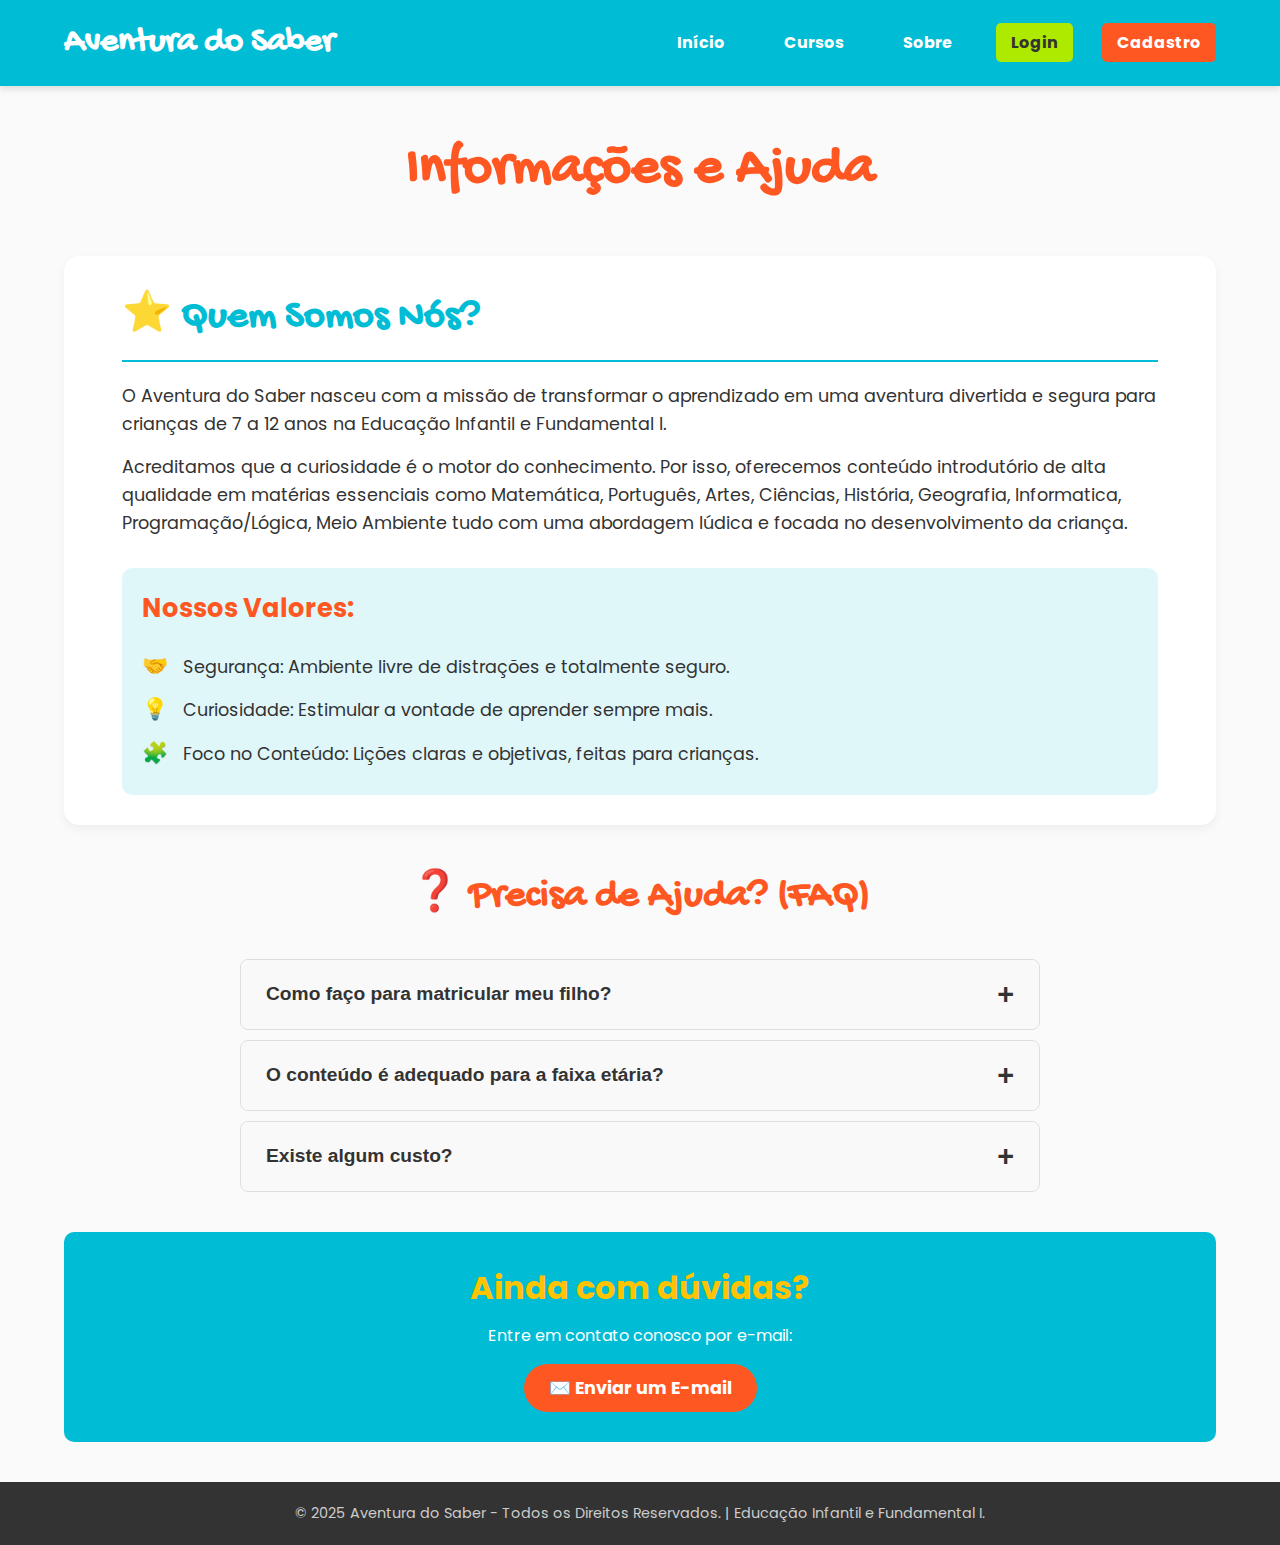
<file: sobre.html>
<!DOCTYPE html>
<html lang="pt-BR">

<head>
    <meta charset="UTF-8">
    <meta name="viewport" content="width=device-width, initial-scale=1.0">
    <title>Sobre e Ajuda | Aventura do Saber</title>
    <link rel="stylesheet" href="css/estilo.css">
    <link rel="icon" href="img/mascote.png" type="image/png">
    <link href="https://fonts.googleapis.com/css2?family=Poppins:wght@400;700;900&display=swap" rel="stylesheet">
    <link href="https://fonts.googleapis.com/css2?family=Gochi+Hand&display=swap" rel="stylesheet">
</head>

<body>

    <header class="cabecalho">
        <div class="logo">
            <h1>Aventura do Saber</h1>
        </div>

        <nav class="navegacao">
            <a href="index.html" class="[Classe Ativa Aqui]">Início</a>
            <a href="cursos.html" class="[Classe Ativa Aqui]">Cursos</a>
            <a href="sobre.html" class="[Classe Ativa Aqui]">Sobre</a>
            <a href="login.html" class="botao-login [Classe Ativa Aqui]">Login</a>
            <a href="cadastro.html" class="botao-cadastro [Classe Ativa Aqui]">Cadastro</a>
        </nav>

        <div class="menu-mobile-icon">&#9776;</div>
    </header>

    <main class="container-principal">
        <h2 class="titulo-pagina sobre-ajuda-titulo">Informações e Ajuda</h2>

        <section class="quem-somos">
            <h3>⭐ Quem Somos Nós?</h3>
            <div class="conteudo-sobre">
                <p>O Aventura do Saber nasceu com a missão de transformar o aprendizado em uma aventura divertida e
                    segura para crianças de 7 a 12 anos na Educação Infantil e Fundamental I.</p>
                <p>Acreditamos que a curiosidade é o motor do conhecimento. Por isso, oferecemos conteúdo introdutório
                    de alta qualidade em matérias essenciais como Matemática, Português, Artes, Ciências, História,
                    Geografia, Informatica, Programação/Lógica, Meio Ambiente tudo com uma abordagem lúdica e focada no
                    desenvolvimento da criança.</p>

                <div class="valores">
                    <h4>Nossos Valores:</h4>
                    <ul>
                        <li><span class="icone-valor">🤝</span> Segurança: Ambiente livre de distrações e totalmente
                            seguro.</li>
                        <li><span class="icone-valor">💡</span> Curiosidade: Estimular a vontade de aprender sempre
                            mais.</li>
                        <li><span class="icone-valor">🧩</span> Foco no Conteúdo: Lições claras e objetivas, feitas para
                            crianças.</li>
                    </ul>
                </div>
            </div>
        </section>

        <section class="ajuda-faq">
            <h3>❓ Precisa de Ajuda? (FAQ)</h3>
            <div class="faq-container">
                <div class="pergunta-item">
                    <button class="pergunta-botao">
                        Como faço para matricular meu filho?
                        <span class="icone-expansao">+</span>
                    </button>
                    <div class="resposta-painel">
                        <p>Basta clicar no botão Cadastro no canto superior direito. Você precisará de um e-mail válido
                            para criar a conta de responsável e, em seguida, cadastrar o perfil do aluno.</p>
                    </div>
                </div>

                <div class="pergunta-item">
                    <button class="pergunta-botao">
                        O conteúdo é adequado para a faixa etária?
                        <span class="icone-expansao">+</span>
                    </button>
                    <div class="resposta-painel">
                        <p>Sim! Todo o nosso material é desenvolvido por educadores com foco em conteúdos introdutórios
                            e didática adaptada para crianças de 7 a 12 anos. Usamos cores, mascotes e linguagem
                            simples.</p>
                    </div>
                </div>

                <div class="pergunta-item">
                    <button class="pergunta-botao">
                        Existe algum custo?
                        <span class="icone-expansao">+</span>
                    </button>
                    <div class="resposta-painel">
                        <p>O acesso ao conteúdo introdutório é totalmente gratuito. Oferecemos também, futuramente,
                            módulos premium opcionais com atividades extras e acompanhamento personalizado.</p>
                    </div>
                </div>
            </div>

            <div class="contato-apoio">
                <h4>Ainda com dúvidas?</h4>
                <p>Entre em contato conosco por e-mail:</p>
                <a href="mailto:contato@senaczinho.com.br" class="botao-contato">✉️ Enviar um E-mail</a>
            </div>
        </section>
    </main>

    <footer class="rodape">
        <p>&copy; 2025 Aventura do Saber - Todos os Direitos Reservados. | Educação Infantil e Fundamental I.</p>
    </footer>

    <script>
        // Script do Menu Mobile
        document.querySelector('.menu-mobile-icon').addEventListener('click', () => {
            document.querySelector('.navegacao').classList.toggle('aberto');
        });

        // Script para a funcionalidade de Acordeão (FAQ)
        const botoesPergunta = document.querySelectorAll('.pergunta-botao');

        botoesPergunta.forEach(botao => {
            botao.addEventListener('click', function () {
                const painel = this.nextElementSibling;
                const icone = this.querySelector('.icone-expansao');

                // Fecha todos os outros painéis abertos
                botoesPergunta.forEach(outroBotao => {
                    if (outroBotao !== this && outroBotao.classList.contains('ativo')) {
                        outroBotao.classList.remove('ativo');
                        outroBotao.nextElementSibling.style.maxHeight = null;
                        outroBotao.querySelector('.icone-expansao').textContent = '+';
                    }
                });

                // Alterna o painel clicado
                this.classList.toggle('ativo');
                if (painel.style.maxHeight) {
                    painel.style.maxHeight = null;
                    icone.textContent = '+';
                } else {
                    painel.style.maxHeight = painel.scrollHeight + "px";
                    icone.textContent = '−'; // Símbolo de subtração/fechar
                }
            });
        });
    </script>

</body>

</html>
</file>
<file: css/estilo.css>
/* Paleta de Cores: */
:root {
    --amarelo-ouro: #FFC300;
    --azul-turquesa: #00BCD4;
    --verde-limao: #AEEA00;
    --laranja-vibrante: #FF5722;
    --fundo-claro: #FAFAFA;
    --texto-principal: #333333;
    --texto-contraste: #FFFFFF;
}

/* Reset Básico e Fontes */
* {
    margin: 0;
    padding: 0;
    box-sizing: border-box;
}

body {
    font-family: 'Poppins', sans-serif;
    background-color: var(--fundo-claro);
    color: var(--texto-principal);
    line-height: 1.6;
}

h1, h2, h3 {
    font-family: 'Gochi Hand', cursive; /* Fonte lúdica para títulos */
    font-weight: 700;
    color: var(--laranja-vibrante);
}

/* CABEÇALHO (Logo à Esquerda, Navegação à Direita) */
.cabecalho {
    background-color: var(--azul-turquesa);
    color: var(--texto-contraste);
    padding: 15px 5%;
    display: flex;
    justify-content: space-between;
    align-items: center;
    box-shadow: 0 4px 6px rgba(0, 0, 0, 0.1);
}

.logo h1 {
    font-size: 2.2em;
    color: var(--texto-contraste);
}

.navegacao a {
    color: var(--texto-contraste);
    text-decoration: none;
    margin-left: 25px;
    font-weight: 700;
    padding: 8px 15px;
    border-radius: 5px;
    transition: background-color 0.3s;
}

.navegacao a:hover, .navegacao a.ativo {
    background-color: var(--amarelo-ouro);
    color: var(--texto-principal);
}

.botao-login {
    background-color: var(--verde-limao);
    color: var(--texto-principal) !important;
}

.botao-cadastro {
    background-color: var(--laranja-vibrante);
    color: var(--texto-contraste) !important;
}

/* Ícone Hambúrguer (Visível apenas em mobile) */
.menu-mobile-icon {
    display: none;
    font-size: 2.5em;
    cursor: pointer;
}


/* SEÇÃO HERO (Banner Principal) */
.hero-com-banner {
    background: 
        /* 1. Camada de Overlay */
        linear-gradient(rgba(0, 0, 0, 0.5), rgba(0, 0, 0, 0.5)), 
        url('../img/banner2.jpeg');
    
    background-size: cover;       /* Garante que a imagem cubra toda a área */
    background-position: center center; /* Centraliza a imagem */
    background-repeat: no-repeat;
    
    color: var(--texto-contraste); /* Cor do texto no banner */
}

/* Garante que o conteúdo e o botão fiquem acima do overlay */
.hero-conteudo, .hero-decoracao {
    position: relative;
    z-index: 2;
}

/* Se o texto for escuro, inverta as cores para branco: */
.hero-com-banner .hero-conteudo h2,
.hero-com-banner .hero-conteudo p {
    color: var(--texto-contraste); /* Branco */
    text-shadow: 1px 1px 3px rgba(0, 0, 0, 0.5);
}

/* O CTA button pode manter a cor vibrante original ou usar uma cor mais clara */
.hero-com-banner .cta-botao {
    background-color: var(--verde-limao); 
}
.hero-section {
    padding: 80px 5%;
    display: flex;
    justify-content: space-between;
    align-items: center;
    color: var(--texto-contraste);
    min-height: 400px; /* GARANTE A ALTURA MÍNIMA */
    overflow: hidden;
}

.hero-conteudo {
    max-width: 50%;
}

.hero-conteudo h2 {
    font-size: 3.5em;
    margin-bottom: 20px;
    color: var(--texto-contraste); /* Título em branco para contraste */
    text-shadow: 2px 2px 4px rgba(0, 0, 0, 0.2);
}

.hero-conteudo p {
    font-size: 1.2em;
    margin-bottom: 30px;
}

.cta-botao {
    display: inline-block;
    background-color: var(--azul-turquesa);
    color: var(--texto-contraste) !important;
    text-decoration: none;
    font-size: 1.5em;
    font-weight: 900;
    padding: 15px 30px;
    border-radius: 50px;
    box-shadow: 0 5px 15px rgba(0, 0, 0, 0.3);
    transition: transform 0.2s, background-color 0.2s;
}

.cta-botao:hover {
    background-color: #008C9E; /* Tom mais escuro do azul */
    transform: translateY(-3px);
}

.hero-decoracao {
    /* Simulação de um espaço para imagem/ilustração */
    width: 40%;
    height: 300px;
    background-color: rgba(255, 255, 255, 0.2);
    border-radius: 10px;
    display: flex;
    align-items: center;
    justify-content: center;
    font-style: italic;
    font-size: 1.2em;
    color: var(--texto-principal);
}
.mascote-hero {
    max-height: 100%; /* Ajusta a altura dentro do container */
    width: auto;
    object-fit: contain;
}

/* SEÇÃO DESTAQUES */
.destaques {
    padding: 60px 5%;
    text-align: center;
    background-color: var(--fundo-claro);
}

.destaques h3 {
    font-size: 2.5em;
    margin-bottom: 40px;
    color: var(--azul-turquesa);
}

.cards-container {
    display: flex;
    justify-content: space-around;
    gap: 20px;
    flex-wrap: wrap;
}

.card-destaque {
    background-color: var(--texto-contraste);
    border: 3px solid var(--verde-limao);
    padding: 30px;
    border-radius: 15px;
    width: 30%; /* Três colunas */
    min-width: 250px;
    box-shadow: 0 4px 10px rgba(0, 0, 0, 0.1);
    transition: transform 0.3s;
}

.card-destaque:hover {
    transform: translateY(-5px);
    border-color: var(--amarelo-ouro);
}

.icone-destaque {
    font-size: 3em;
    display: block;
    margin-bottom: 10px;
}

.card-destaque h4 {
    color: var(--laranja-vibrante);
    font-size: 1.4em;
    margin-bottom: 10px;
}

/* RODAPÉ */
.rodape {
    background-color: var(--texto-principal);
    color: #CCCCCC;
    text-align: center;
    padding: 20px 0;
    font-size: 0.9em;
}

/* RESPONSIVIDADE (Telas Menores) */
@media (max-width: 900px) {
    .hero-section {
        flex-direction: column;
        text-align: center;
        padding: 50px 5%;
    }

    .hero-conteudo, .hero-decoracao {
        max-width: 100%;
        width: 100%;
    }

    .hero-conteudo {
        order: 1; /* Conteúdo primeiro */
    }

    .hero-decoracao {
        order: 2;
        margin-top: 30px;
        height: 200px;
    }

    .hero-conteudo h2 {
        font-size: 2.5em;
    }

    .cards-container {
        flex-direction: column;
    }

    .card-destaque {
        width: 100%;
        margin-bottom: 20px;
    }
}

@media (max-width: 700px) {
    /* Menu Mobile */
    .navegacao {
        display: none;
        flex-direction: column;
        position: absolute;
        top: 70px; /* Abaixo do header */
        right: 0;
        background-color: var(--azul-turquesa);
        width: 100%;
        box-shadow: 0 8px 16px rgba(0, 0, 0, 0.2);
        z-index: 10;
        padding: 10px 0;
    }
    
    .navegacao.aberto {
        display: flex;
    }

    .navegacao a {
        margin: 5px 20px;
        padding: 10px 15px;
        text-align: center;
        border-radius: 0;
        border-bottom: 1px solid rgba(255, 255, 255, 0.2);
    }
    
    .menu-mobile-icon {
        display: block;
    }
}

/* ESTILOS DA PÁGINA DE CURSOS (cursos.html) */

.container-principal {
    padding: 40px 5%;
}

.secao-cursos {
    text-align: center;
}

.titulo-pagina {
    font-size: 3em;
    margin-bottom: 10px;
    color: var(--azul-turquesa);
}

.subtitulo-pagina {
    font-size: 1.2em;
    margin-bottom: 50px;
    color: var(--texto-principal);
}

.grid-cursos {
    display: grid;
    /* colunas em telas grandes */
    grid-template-columns: repeat(auto-fit, minmax(280px, 1fr)); 
    gap: 30px;
}

.card-curso {
    padding: 30px 20px;
    border-radius: 20px;
    text-align: center;
    box-shadow: 0 8px 15px rgba(0, 0, 0, 0.1);
    transition: transform 0.3s, box-shadow 0.3s;
    border: 3px solid transparent; /* Base para hover */
}

.card-curso:hover {
    transform: translateY(-8px);
    box-shadow: 0 12px 20px rgba(0, 0, 0, 0.2);
}

.icone-curso {
    font-size: 4em;
    margin-bottom: 10px;
}

.card-curso h3 {
    font-size: 1.8em;
    margin-bottom: 10px;
    color: var(--texto-principal); /* Cor inicial */
}

.card-curso p {
    margin-bottom: 20px;
    color: #555;
}

.link-curso {
    display: inline-block;
    padding: 10px 20px;
    background-color: var(--texto-principal); /* Cor de fundo padrão do botão */
    color: var(--texto-contraste) !important;
    text-decoration: none;
    border-radius: 25px;
    font-weight: 700;
    transition: background-color 0.3s;
}

/* Cores específicas dos cards */
.matematica { background-color: #E3F2FD; border-color: #2196F3; } /* Azul Claro */
.matematica h3 { color: #2196F3; }
.matematica .link-curso { background-color: #2196F3; }

.portugues { background-color: #FCE4EC; border-color: #E91E63; } /* Rosa */
.portugues h3 { color: #E91E63; }
.portugues .link-curso { background-color: #E91E63; }

.artes { background-color: #FFF3E0; border-color: var(--laranja-vibrante); } /* Laranja Pastel */
.artes h3 { color: var(--laranja-vibrante); }
.artes .link-curso { background-color: var(--laranja-vibrante); }

.ciencias { background-color: #E8F5E9; border-color: #4CAF50; } /* Verde Esmeralda */
.ciencias h3 { color: #4CAF50; }
.ciencias .link-curso { background-color: #4CAF50; }

.historia { background-color: #F3E5F5; border-color: #9C27B0; } /* Roxo */
.historia h3 { color: #9C27B0; }
.historia .link-curso { background-color: #9C27B0; }

.geografia { background-color: #E0F7FA; border-color: var(--azul-turquesa); } /* Ciano Claro */
.geografia h3 { color: var(--azul-turquesa); }
.geografia .link-curso { background-color: var(--azul-turquesa); }

.informatica { background-color: #EEEEEE; border-color: #607D8B; } /* Cinza Azulado */
.informatica h3 { color: #607D8B; }
.informatica .link-curso { background-color: #607D8B; }
/*  PROGRAMAÇÃO/LÓGICA (Azul Ciano) */
.programacao { background-color: #E0F7FA; border-color: #00E5FF; } 
.programacao h3 { color: #00E5FF; }
.programacao .link-curso { background-color: #00E5FF; }
.programacao .link-curso[href="#"] { /* Estilo para "Em Breve" */
    background-color: #ccc;
    cursor: not-allowed;
    color: #666 !important;
}

/* MEIO AMBIENTE/SUSTENTABILIDADE (Verde Floresta/Marrom) */
.meio-ambiente { background-color: #F1F8E9; border-color: #388E3C; } 
.meio-ambiente h3 { color: #388E3C; }
.meio-ambiente .link-curso { background-color: #388E3C; }
.meio-ambiente .link-curso[href="#"] { /* Estilo para "Em Breve" */
    background-color: #ccc;
    cursor: not-allowed;
    color: #666 !important;
}

/* Garante o estilo do cabeçalho de catálogo */
.catalogo-header {
    background-color: #E0F7FA; /* Azul Claro */
    border-top: 5px solid var(--azul-turquesa);
    padding: 20px 5%;
    margin-bottom: 30px;
    border-radius: 15px;
}
.catalogo-header .titulo-curso {
    font-size: 2.5em;
    color: var(--azul-turquesa);
}

/* Responsividade adicional para a página de cursos */
@media (max-width: 600px) {
    .titulo-pagina {
        font-size: 2.5em;
    }
    .subtitulo-pagina {
        font-size: 1em;
        margin-bottom: 30px;
    }
}
/* ESTILOS DA PÁGINA DETALHE DO CURSO */

/* CABEÇALHO DO CURSO */
.cabecalho-curso {
    background-color: #E3F2FD; /* Cor da Matemática */
    border-top: 5px solid #2196F3;
    padding: 30px 5%;
    margin-bottom: 30px;
    border-radius: 0 0 15px 15px;
}

.voltar-cursos {
    display: inline-block;
    color: #2196F3;
    text-decoration: none;
    font-weight: 600;
    margin-bottom: 15px;
    transition: color 0.2s;
}

.voltar-cursos:hover {
    color: var(--laranja-vibrante);
}

.titulo-curso {
    font-size: 3em;
    color: #2196F3;
    margin-bottom: 10px;
}

.resumo-curso {
    font-size: 1.1em;
    color: #555;
    margin-bottom: 20px;
}

/* Barra de Progresso */
.progresso-curso {
    margin-top: 20px;
}

.progresso-curso p {
    font-weight: 700;
    margin-bottom: 5px;
}

.progresso-curso span {
    color: var(--laranja-vibrante);
}

.barra-progresso {
    background-color: #CCCCCC;
    height: 15px;
    border-radius: 7px;
    overflow: hidden;
}

.barra-progresso-preenchimento {
    height: 100%;
    background-color: var(--verde-limao);
    transition: width 0.5s ease-in-out;
}


/* CONTEÚDO PRINCIPAL (Módulos e Recursos) */
.conteudo-curso {
    display: flex;
    gap: 30px;
    padding: 0 5%;
}

.modulos-container {
    flex: 3; /* Ocupa a maior parte da tela */
}

/* Estilo dos Módulos */
.modulo {
    background-color: var(--texto-contraste);
    border: 1px solid #E0E0E0;
    border-radius: 10px;
    margin-bottom: 25px;
    overflow: hidden;
    box-shadow: 0 2px 5px rgba(0, 0, 0, 0.05);
}

.titulo-modulo {
    background-color: #F5F5F5;
    padding: 15px 20px;
    color: var(--texto-principal);
    font-size: 1.5em;
    cursor: pointer; /* Indica que é clicável (para abrir/fechar) */
    border-bottom: 2px solid #DDDDDD;
}

/* Modificadores de Status do Módulo */
.modulo.concluido .titulo-modulo { border-left: 5px solid var(--verde-limao); }
.modulo.em-progresso .titulo-modulo { border-left: 5px solid var(--amarelo-ouro); }
.modulo.futuro .titulo-modulo { opacity: 0.6; }

/* Lista de Lições */
.lista-licoes {
    list-style: none;
    padding: 0;
}

.licao {
    display: flex;
    justify-content: space-between;
    align-items: center;
    padding: 15px 20px;
    border-bottom: 1px dashed #EEE;
    font-size: 1.1em;
}

.licao:last-child { border-bottom: none; }

.status-icone {
    font-size: 1.2em;
    margin-right: 15px;
}

/* Modificadores de Status da Lição */
.licao.concluida { background-color: #F8FFF8; color: #4CAF50; }
.licao.atual { background-color: #FFFBE5; font-weight: 700; }
.licao.pendente { color: #888; }


/* Botões de Acesso */
.btn-acessar {
    text-decoration: none;
    padding: 5px 15px;
    border-radius: 5px;
    font-weight: 600;
    transition: background-color 0.2s;
}

.btn-acessar:hover:not(.desabilitado) {
    opacity: 0.8;
}

.btn-acessar.principal {
    background-color: var(--laranja-vibrante);
    color: var(--texto-contraste) !important;
}

.btn-acessar.desabilitado {
    background-color: #DDD;
    color: #AAA !important;
    cursor: not-allowed;
}


/* BARRA LATERAL (Recursos Adicionais) */
.recursos-adicionais {
    flex: 1; /* Ocupa uma parte menor da tela */
    background-color: var(--azul-turquesa);
    padding: 20px;
    border-radius: 10px;
    height: fit-content;
    color: var(--texto-contraste);
}

.recursos-adicionais h4 {
    color: var(--amarelo-ouro);
    margin-bottom: 20px;
    font-size: 1.8em;
}

.card-recurso {
    background-color: rgba(255, 255, 255, 0.2);
    padding: 15px;
    border-radius: 8px;
    margin-bottom: 15px;
}

.link-recurso {
    display: block;
    margin-top: 10px;
    text-align: center;
    padding: 5px;
    background-color: var(--amarelo-ouro);
    color: var(--texto-principal) !important;
    text-decoration: none;
    border-radius: 5px;
    font-weight: 700;
}

/* Responsividade para a página de Detalhe */
@media (max-width: 900px) {
    .conteudo-curso {
        flex-direction: column;
        padding: 0 5%;
    }
    
    .modulos-container {
        flex: auto;
    }
    
    .recursos-adicionais {
        flex: auto;
        order: -1; /* Coloca a barra lateral acima em mobile */
        margin-bottom: 20px;
    }
    
    .licao {
        flex-wrap: wrap; /* Permite que os itens quebrem a linha */
    }
    
    .btn-acessar {
        margin-top: 10px;
    }
}
/* ================================== */
/* ESTILOS DA PÁGINA SOBRE/AJUDA */
/* ================================== */

.sobre-ajuda-titulo {
    color: var(--laranja-vibrante);
    text-align: center;
    font-size: 3.5em;
    margin-bottom: 40px;
}

/* 1. SEÇÃO QUEM SOMOS */
.quem-somos {
    background-color: var(--texto-contraste);
    padding: 30px 5%;
    border-radius: 15px;
    margin-bottom: 40px;
    box-shadow: 0 4px 10px rgba(0, 0, 0, 0.05);
}

.quem-somos h3 {
    color: var(--azul-turquesa);
    font-size: 2.5em;
    margin-bottom: 20px;
    border-bottom: 2px solid var(--azul-turquesa);
    padding-bottom: 10px;
}

.quem-somos p {
    font-size: 1.1em;
    margin-bottom: 15px;
}

.valores {
    margin-top: 30px;
    padding: 20px;
    background-color: #E0F7FA; /* Ciano Claro */
    border-radius: 10px;
}

.valores h4 {
    color: var(--laranja-vibrante);
    font-size: 1.6em;
    margin-bottom: 15px;
}

.valores ul {
    list-style: none;
}

.valores li {
    font-size: 1.1em;
    padding: 5px 0;
}

.icone-valor {
    color: var(--verde-limao);
    font-size: 1.2em;
    margin-right: 10px;
}

/* 2. SEÇÃO AJUDA E FAQ */
.ajuda-faq h3 {
    color: var(--laranja-vibrante);
    font-size: 2.5em;
    text-align: center;
    margin-bottom: 30px;
}

.faq-container {
    max-width: 800px;
    margin: 0 auto 40px;
}

.pergunta-item {
    border: 1px solid #DDD;
    margin-bottom: 10px;
    border-radius: 8px;
    overflow: hidden;
}

.pergunta-botao {
    background-color: #F9F9F9;
    color: var(--texto-principal);
    cursor: pointer;
    padding: 18px 25px;
    width: 100%;
    text-align: left;
    border: none;
    outline: none;
    transition: background-color 0.4s;
    font-size: 1.2em;
    font-weight: 600;
    display: flex;
    justify-content: space-between;
    align-items: center;
}

.pergunta-botao:hover, .pergunta-botao.ativo {
    background-color: var(--amarelo-ouro);
}

.icone-expansao {
    font-size: 1.5em;
    font-weight: 900;
}

.resposta-painel {
    padding: 0 25px;
    background-color: var(--texto-contraste);
    max-height: 0;
    overflow: hidden;
    transition: max-height 0.4s ease-out;
}

.resposta-painel p {
    padding: 15px 0;
    line-height: 1.5;
    font-size: 1.1em;
}

.contato-apoio {
    text-align: center;
    padding: 30px;
    background-color: var(--azul-turquesa);
    border-radius: 10px;
    color: var(--texto-contraste);
}

.contato-apoio h4 {
    color: var(--amarelo-ouro);
    font-size: 2em;
    margin-bottom: 10px;
}

.botao-contato {
    display: inline-block;
    background-color: var(--laranja-vibrante);
    color: var(--texto-contraste) !important;
    text-decoration: none;
    padding: 10px 25px;
    border-radius: 50px;
    margin-top: 15px;
    font-weight: 700;
    font-size: 1.1em;
    transition: opacity 0.3s;
}

.botao-contato:hover {
    opacity: 0.9;
}
/* ================================== */
/* ESTILOS DAS PÁGINAS DE FORMULÁRIO (Login e Cadastro) */
/* ================================== */

.form-page {
    /* Centraliza o conteúdo principal */
    display: flex;
    justify-content: center;
    align-items: center;
    min-height: 70vh; /* Garante que a seção ocupe a maior parte da tela */
    padding: 40px 5%;
}

.form-container {
    background-color: var(--texto-contraste);
    padding: 40px;
    border-radius: 15px;
    box-shadow: 0 5px 20px rgba(0, 0, 0, 0.1);
    width: 100%;
    max-width: 450px;
    text-align: center;
}

.form-titulo {
    font-size: 2.5em;
    color: var(--laranja-vibrante);
    margin-bottom: 10px;
}

.form-subtitulo {
    color: #777;
    margin-bottom: 30px;
}

.form-estilo {
    text-align: left;
}

.campo {
    margin-bottom: 20px;
}

.campo label {
    display: block;
    font-weight: 700;
    margin-bottom: 8px;
    color: var(--texto-principal);
}

.campo input[type="email"],
.campo input[type="password"],
.campo input[type="text"] {
    width: 100%;
    padding: 12px;
    border: 2px solid #EEE;
    border-radius: 8px;
    font-size: 1em;
    transition: border-color 0.3s;
}

.campo input:focus {
    border-color: var(--azul-turquesa);
    outline: none;
    box-shadow: 0 0 0 3px rgba(0, 188, 212, 0.2);
}

.botao-submit {
    width: 100%;
    padding: 15px;
    background-color: var(--verde-limao);
    color: var(--texto-principal);
    border: none;
    border-radius: 50px;
    font-size: 1.2em;
    font-weight: 900;
    cursor: pointer;
    margin-top: 10px;
    transition: background-color 0.3s, transform 0.2s;
}

.botao-submit.cadastro-submit {
    background-color: var(--azul-turquesa);
    color: var(--texto-contraste);
}

.botao-submit:hover {
    filter: brightness(1.1);
    transform: translateY(-2px);
}

.link-secundario {
    text-align: center;
    margin-top: 20px;
    font-size: 0.95em;
}

.link-secundario a {
    color: var(--laranja-vibrante);
    text-decoration: none;
    font-weight: 700;
}

/* Estilo para checkbox */
.checkbox-campo {
    display: flex;
    align-items: center;
}

.checkbox-campo label {
    display: inline;
    margin-bottom: 0;
    margin-left: 10px;
    font-weight: 400;
    font-size: 0.95em;
}
/* ================================================= */
/* ESTILOS DA PÁGINA DE CONTEÚDO (Conteudo-Matematica.html) */
/* ================================================= */

/* 1. LAYOUT DE DUAS COLUNAS FIXO */
.conteudo-page-mat {
    padding: 20px 5%;
}

.layout-conteudo {
    display: flex;
    gap: 30px;
}

/* 2. BARRA LATERAL (MENU FIXO) */
.menu-licoes {
    flex: 1; /* Coluna menor */
    max-width: 300px;
    background-color: var(--texto-contraste);
    padding: 20px;
    border-radius: 10px;
    box-shadow: 0 4px 8px rgba(0, 0, 0, 0.05);
    height: fit-content;
}

.menu-licoes h3 {
    color: #2196F3; /* Cor primária da Matemática */
    font-size: 1.8em;
    margin-bottom: 15px;
    padding-bottom: 10px;
    border-bottom: 2px solid #EEE;
}

.modulos-navegacao-fixa {
    list-style: none;
    padding: 0;
}

.modulo-fixo a {
    display: block;
    padding: 12px 10px;
    text-decoration: none;
    color: var(--texto-principal);
    border-radius: 5px;
    transition: background-color 0.2s;
    font-weight: 600;
}

.modulo-fixo a:hover {
    background-color: #F0F0F0;
}

/* Estado Ativo do Módulo */
.modulo-fixo.atual a {
    background-color: var(--amarelo-ouro);
    font-weight: 900;
    color: var(--texto-principal);
    border: 1px solid #FFC300;
}


/* 3. CONTEÚDO PRINCIPAL (DIREITA) */
.secao-licao {
    flex: 3; /* Coluna maior */
}

/* Esconde e Mostra Conteúdo (Lógica JS) */
.conteudo-operacao-bloco {
    transition: opacity 0.3s ease;
    padding-bottom: 30px;
}

.conteudo-operacao-bloco.oculto {
    display: none;
    opacity: 0;
    height: 0;
}

.conteudo-operacao-bloco.visivel {
    display: block;
    opacity: 1;
}


/* 4. ESTILOS DO CABEÇALHO DA MATÉRIA */
.cabecalho-curso.sem-progresso {
    background-color: #E3F2FD; /* Cor da Matemática */
    border-top: 5px solid #2196F3;
    padding: 15px 5%;
    margin-bottom: 25px;
    border-radius: 15px;
}

.cabecalho-curso.sem-progresso .titulo-curso {
    color: #2196F3;
    font-size: 2.5em;
}

/* ESTILOS DO CABEÇALHO DA LIÇÃO INTERNA */
.cabecalho-licao {
    background-color: #E3F2FD;
    padding: 25px;
    border-radius: 10px;
    margin-bottom: 30px;
    border-left: 5px solid #2196F3;
}

.cabecalho-licao h1 {
    font-size: 2em;
    color: #2196F3;
    margin-bottom: 5px;
}

.objetivo-licao {
    font-style: italic;
    color: #555;
}


/* 5. ESTILOS DE BLOCO DE CONTEÚDO INTEGRADO (O CARD BRANCO) */
.bloco-texto {
    background-color: var(--texto-contraste);
    padding: 30px; /* Padding interno do card branco */
    border-radius: 10px;
    box-shadow: 0 2px 10px rgba(0, 0, 0, 0.05);
    /* Manter esta classe para o conteúdo integrado (vídeo e texto) */
}

.bloco-texto h2, .bloco-texto h3 {
    color: var(--laranja-vibrante);
    font-size: 2em;
    margin-top: 20px;
    margin-bottom: 15px;
}

/* Estilo do título que antecede o vídeo, garantindo separação visual dentro do card */
.titulo-video-secundario.integrado {
    font-size: 2em;
    color: var(--azul-turquesa);
    padding: 20px 0 10px 0; 
    margin-top: 20px;
    border-top: 2px solid #EEE; /* Linha divisória */
    margin-bottom: 20px;
}


/* 6. ESTILOS DE VÍDEO (IFRAME RESPONSIVO) */
.bloco-video-wrapper {
    position: relative;
    padding-bottom: 56.25%; /* 16:9 Aspect Ratio */
    height: 0;
    overflow: hidden;
    max-width: 100%;
    background: #333;
    margin-bottom: 25px; /* Margem inferior dentro do card */
    border-radius: 10px;
}

.bloco-video-wrapper iframe {
    position: absolute;
    top: 0;
    left: 0;
    width: 100%;
    height: 100%;
    border: none;
}


/* 7. ESTILOS DE EXEMPLOS VISUAIS */
.exemplo-visual {
    background-color: #FFFDE7; /* Amarelo muito claro */
    border: 1px dashed var(--amarelo-ouro);
    padding: 20px;
    margin: 20px 0;
    border-radius: 8px;
    text-align: center;
}

.exemplo-titulo {
    font-weight: 700;
    color: #555;
    margin-bottom: 10px;
}

.destaque-matematica {
    color: #E91E63; /* Rosa para destaque de números */
    font-weight: 700;
}

.calculo {
    font-size: 2em;
    font-family: monospace;
    color: #2196F3;
    margin: 10px 0;
}

.resultado-matematica {
    color: #4CAF50; /* Verde para sucesso/resposta final */
    font-weight: 900;
}


/* 8. ESTILO DO BOTÃO DE AÇÃO (CTA) */
.botao-acao-licao {
    display: inline-block;
    padding: 15px 30px;
    background-color: var(--verde-limao);
    color: var(--texto-principal) !important;
    text-decoration: none;
    border-radius: 50px;
    font-weight: 900;
    font-size: 1.2em;
    margin-top: 20px;
    transition: transform 0.2s;
}

.botao-acao-licao:hover {
    transform: translateY(-2px);
    filter: brightness(1.05);
}


/* 9. RESPONSIVIDADE */
@media (max-width: 900px) {
    .layout-conteudo {
        flex-direction: column;
    }
    
    .menu-licoes {
        max-width: 100%;
        order: -1; /* Coloca o menu no topo em mobile */
    }
}
/* ================================================= */
/* ESTILOS ESPECÍFICOS DA PÁGINA DE PORTUGUÊS */
/* ================================================= */

/* Cor do Cabeçalho da Matéria (Rosa) */
.portugues-header {
    background-color: #FCE4EC; /* Rosa Claro */
    border-top: 5px solid #E91E63; /* Rosa Escuro */
}

.portugues-header .titulo-curso {
    color: #E91E63;
}

/* Cor do Menu Lateral (Rosa) */
.portugues-menu h3 {
    color: #E91E63; 
    border-bottom: 2px solid #E91E63;
}


/* Estilos do Cabeçalho da Lição Interna (Rosa) */
.cabecalho-licao.portugues-header-interno {
    background-color: #FCE4EC; /* Rosa Claro */
    border-left: 5px solid #E91E63;
}

.cabecalho-licao.portugues-header-interno h1 {
    color: #E91E63;
}

/* Destaque para o Resultado de Português (Pode ser uma cor complementar) */
.resultado-portugues {
    color: var(--azul-turquesa); /* Azul Turquesa para destaque */
    font-weight: 900;
}
/* ================================================= */
/* ESTILOS ESPECÍFICOS DA PÁGINA DE CIÊNCIAS */
/* ================================================= */

/* Cor do Cabeçalho da Matéria (Verde) */
.ciencias-header {
    background-color: #E8F5E9; /* Verde Claro */
    border-top: 5px solid #4CAF50; /* Verde Esmeralda */
}

.ciencias-header .titulo-curso {
    color: #4CAF50;
}

/* Cor do Menu Lateral (Verde) */
.ciencias-menu h3 {
    color: #4CAF50; 
    border-bottom: 2px solid #4CAF50;
}


/* Estilos do Cabeçalho da Lição Interna (Verde) */
.cabecalho-licao.ciencias-header-interno {
    background-color: #E8F5E9; /* Verde Claro */
    border-left: 5px solid #4CAF50;
}

.cabecalho-licao.ciencias-header-interno h1 {
    color: #4CAF50;
}

/* Destaque para o Resultado de Ciências (Pode ser o Laranja Vibrante) */
.resultado-ciencias {
    color: var(--laranja-vibrante); 
    font-weight: 900;
}
/* ================================================= */
/* ESTILOS ESPECÍFICOS DA PÁGINA DE GEOGRAFIA */
/* ================================================= */

/* Cor do Cabeçalho da Matéria (Azul Turquesa) */
.geografia-header {
    background-color: #E0F7FA; /* Azul Ciano Claro */
    border-top: 5px solid var(--azul-turquesa); 
}

.geografia-header .titulo-curso {
    color: var(--azul-turquesa);
}

/* Cor do Menu Lateral (Azul Turquesa) */
.geografia-menu h3 {
    color: var(--azul-turquesa); 
    border-bottom: 2px solid var(--azul-turquesa);
}


/* Estilos do Cabeçalho da Lição Interna (Azul Turquesa) */
.cabecalho-licao.geografia-header-interno {
    background-color: #E0F7FA; /* Azul Ciano Claro */
    border-left: 5px solid var(--azul-turquesa);
}

.cabecalho-licao.geografia-header-interno h1 {
    color: var(--azul-turquesa);
}

/* Destaque para o Resultado de Geografia (Pode ser o Laranja Vibrante) */
.resultado-geografia {
    color: var(--laranja-vibrante); 
    font-weight: 900;
}
/* ================================================= */
/* ESTILOS ESPECÍFICOS DA PÁGINA DE INFORMÁTICA */
/* ================================================= */

/* Cor do Cabeçalho da Matéria (Cinza Azulado) */
.informatica-header {
    background-color: #EEEEEE; /* Cinza Muito Claro */
    border-top: 5px solid #607D8B; /* Cinza Azulado Escuro */
}

.informatica-header .titulo-curso {
    color: #607D8B;
}

/* Cor do Menu Lateral (Cinza Azulado) */
.informatica-menu h3 {
    color: #607D8B; 
    border-bottom: 2px solid #607D8B;
}


/* Estilos do Cabeçalho da Lição Interna (Cinza Azulado) */
.cabecalho-licao.informatica-header-interno {
    background-color: #EEEEEE; /* Cinza Muito Claro */
    border-left: 5px solid #607D8B;
}

.cabecalho-licao.informatica-header-interno h1 {
    color: #607D8B;
}

/* Destaque para o Resultado de Informática (Pode ser o Amarelo Ouro) */
.resultado-informatica {
    color: var(--amarelo-ouro); 
    font-weight: 900;
}
/* ================================================= */
/* ESTILOS ESPECÍFICOS DA PÁGINA DE HISTÓRIA */
/* ================================================= */

/* Cor do Cabeçalho da Matéria (Roxo) */
.historia-header {
    background-color: #F3E5F5; /* Roxo Muito Claro */
    border-top: 5px solid #9C27B0; /* Roxo Escuro */
}

.historia-header .titulo-curso {
    color: #9C27B0;
}

/* Cor do Menu Lateral (Roxo) */
.historia-menu h3 {
    color: #9C27B0; 
    border-bottom: 2px solid #9C27B0;
}


/* Estilos do Cabeçalho da Lição Interna (Roxo) */
.cabecalho-licao.historia-header-interno {
    background-color: #F3E5F5; /* Roxo Muito Claro */
    border-left: 5px solid #9C27B0;
}

.cabecalho-licao.historia-header-interno h1 {
    color: #9C27B0;
}

/* Destaque para o Resultado de História (Pode ser o Verde Limão) */
.resultado-historia {
    color: var(--verde-limao); 
    font-weight: 900;
}
</file>
